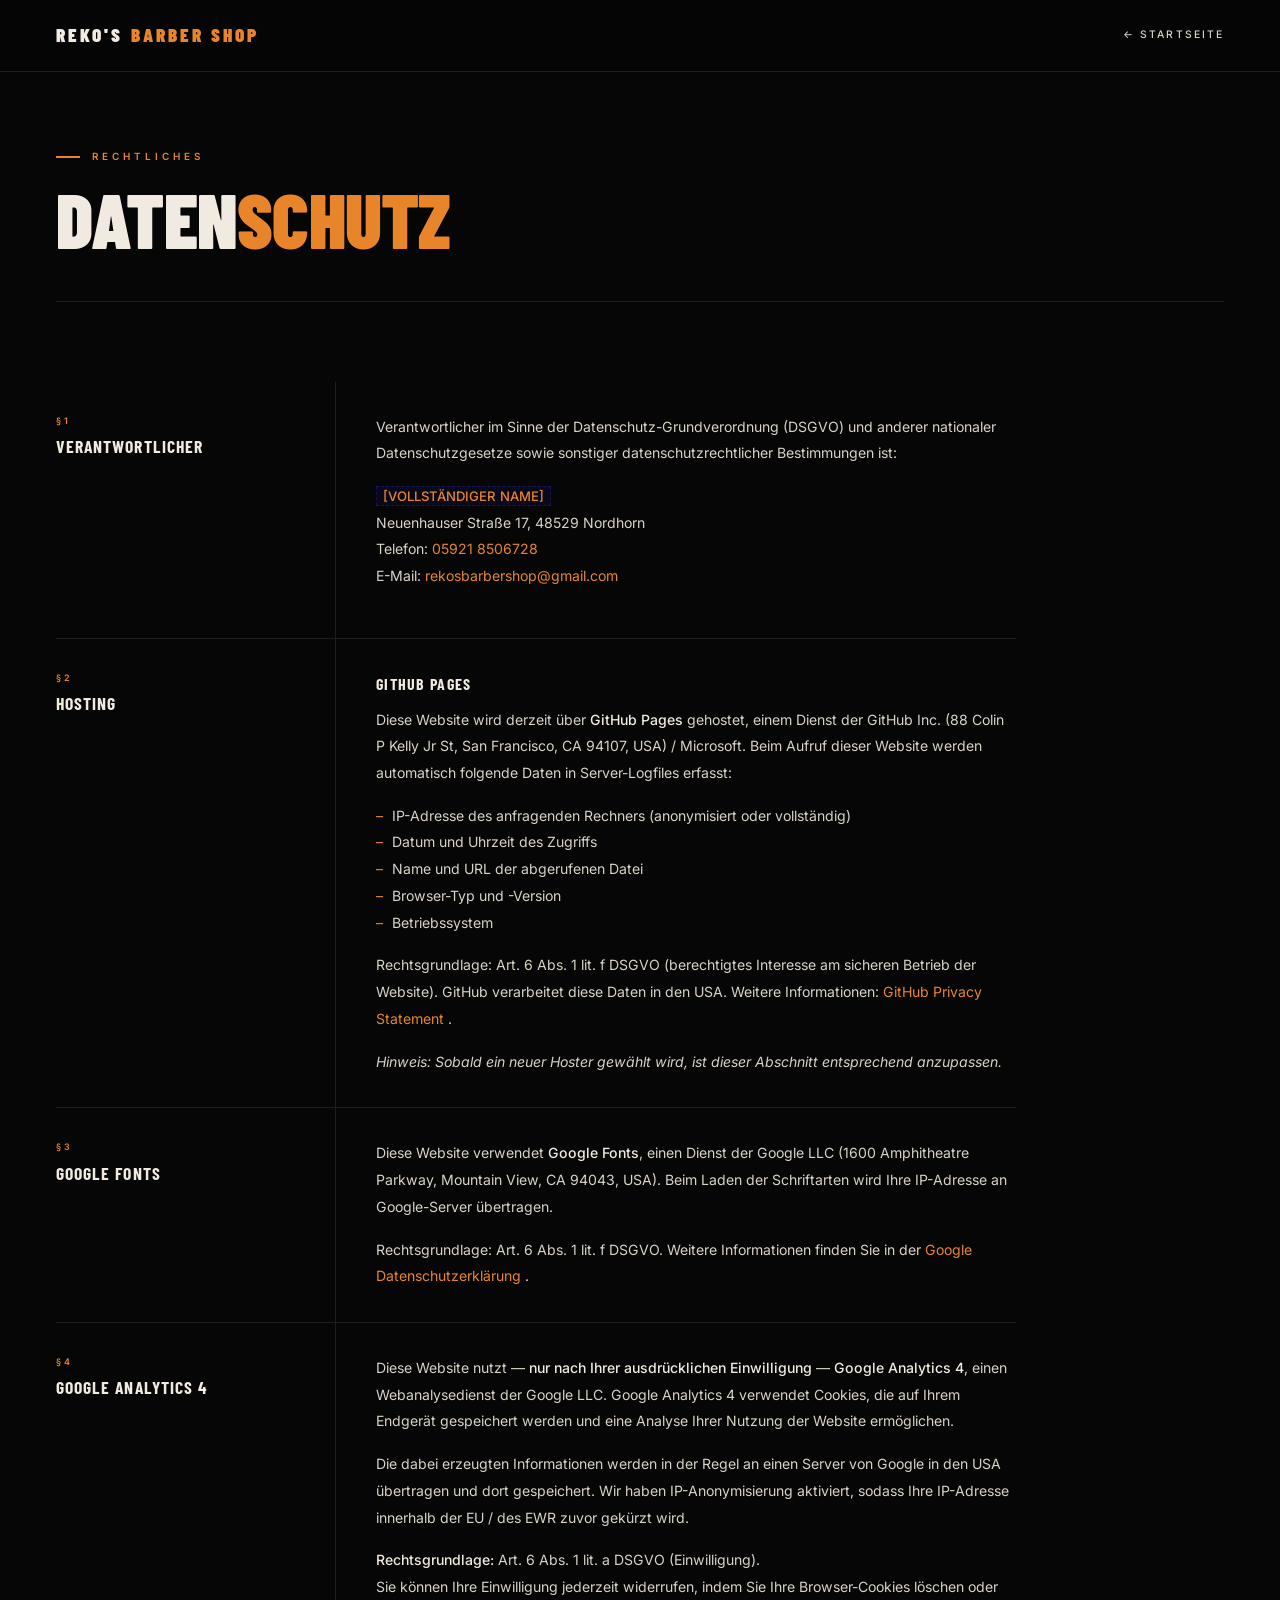
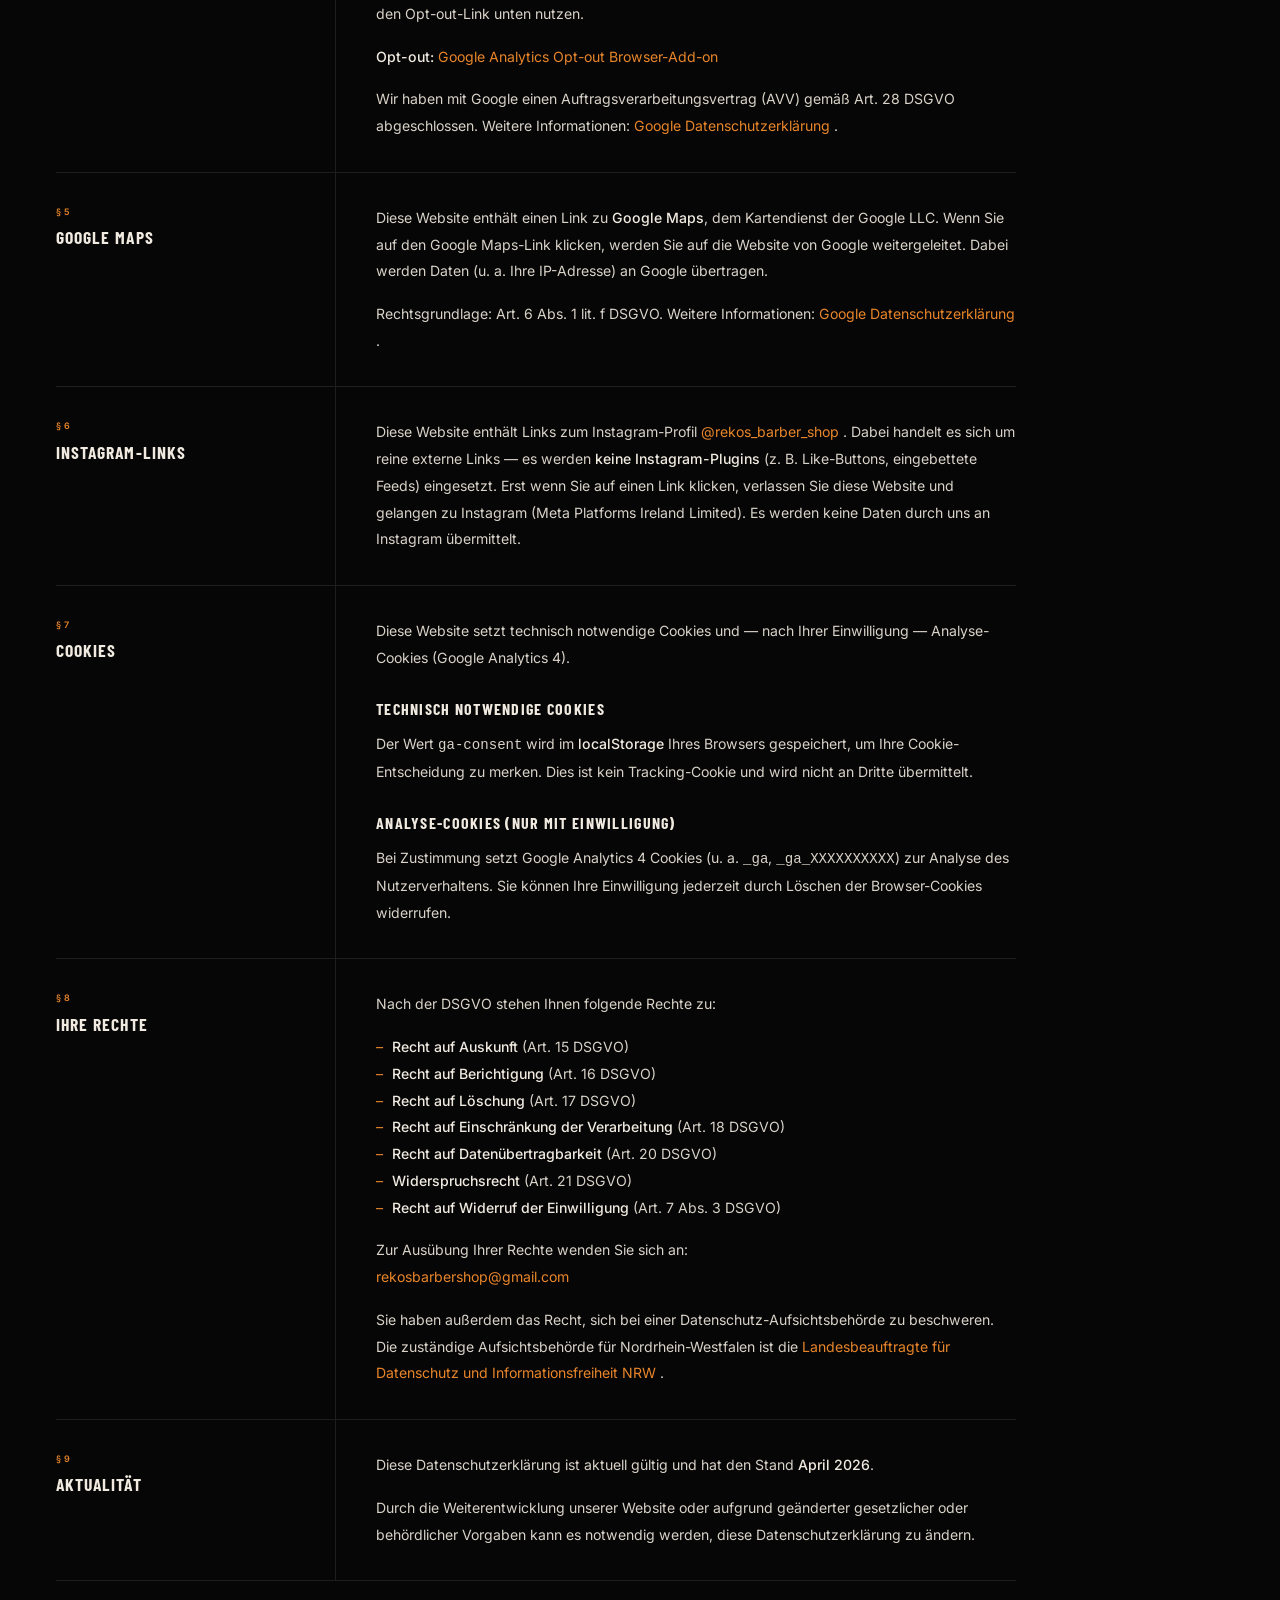
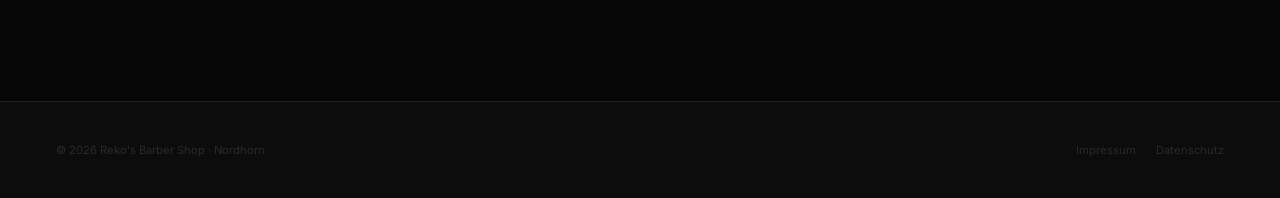
<file: datenschutz.html>
<!DOCTYPE html>
<html lang="de">
<head>
  <meta charset="UTF-8" />
  <meta name="viewport" content="width=device-width, initial-scale=1.0" />
  <title>Datenschutzerklärung — Reko's Barber Shop Nordhorn</title>
  <meta name="description" content="Datenschutzerklärung von Reko's Barber Shop, Nordhorn." />
  <meta name="robots" content="noindex, follow" />
  <link rel="canonical" href="https://rekos-barbershop.de/datenschutz.html" />

  <link rel="preconnect" href="https://fonts.googleapis.com" />
  <link rel="preconnect" href="https://fonts.gstatic.com" crossorigin />
  <link href="https://fonts.googleapis.com/css2?family=Barlow+Condensed:ital,wght@0,400;0,600;0,700;0,800;0,900;1,700;1,800&family=Inter:wght@300;400;500;600&display=swap" rel="stylesheet" />

  <style>
    :root {
      --black:      #060606;
      --deep:       #0C0C0C;
      --surface:    #111111;
      --card:       #161616;
      --border:     #1E1E1E;
      --border-2:   #2A2A2A;
      --cream:      #F0EAE0;
      --cream-2:    #D8D2C8;
      --cream-dim:  rgba(240,234,224,.18);
      --blue:       #E8852A;
      --blue-hi:    #F5A050;
      --blue-glow:  rgba(232,133,42,.22);
      --f-disp: 'Barlow Condensed', sans-serif;
      --f-body: 'Inter', -apple-system, sans-serif;
      --ease:   cubic-bezier(0.16, 1, 0.3, 1);
    }
    *, *::before, *::after { box-sizing: border-box; margin: 0; padding: 0; }
    html { font-size: 16px; }
    body {
      background: var(--black);
      color: var(--cream);
      font-family: var(--f-body);
      font-weight: 400;
      line-height: 1.6;
      overflow-x: hidden;
    }
    a { color: inherit; text-decoration: none; }
    button { font-family: inherit; cursor: pointer; border: none; background: none; }

    .wrap { width: 100%; max-width: 1440px; margin: 0 auto; padding: 0 56px; }

    /* ─── HEADER ─── */
    #hdr {
      position: fixed; top: 0; left: 0; right: 0; z-index: 500;
      padding: 0 56px; height: 72px;
      display: flex; align-items: center; justify-content: space-between;
      background: rgba(6,6,6,.92);
      backdrop-filter: blur(24px) saturate(1.2);
      border-bottom: 1px solid var(--border);
    }
    .hdr-logo {
      font-family: var(--f-disp);
      font-size: 1.2rem; font-weight: 900;
      letter-spacing: .16em; text-transform: uppercase;
    }
    .hdr-logo em { color: var(--blue); font-style: normal; }
    .hdr-back {
      font-family: var(--f-body);
      font-size: .65rem; font-weight: 500;
      letter-spacing: .2em; text-transform: uppercase;
      color: var(--cream-2);
      transition: color .25s;
      display: flex; align-items: center; gap: 8px;
    }
    .hdr-back:hover { color: var(--cream); }

    /* ─── PAGE CONTENT ─── */
    .legal-page {
      padding: 140px 0 120px;
      min-height: 100vh;
    }
    .legal-header {
      margin-bottom: 80px;
      border-bottom: 1px solid var(--border);
      padding-bottom: 48px;
    }
    .slabel {
      display: inline-flex; align-items: center; gap: 12px;
      font-family: var(--f-body);
      font-size: .62rem; font-weight: 600;
      letter-spacing: .4em; text-transform: uppercase;
      color: var(--blue);
      margin-bottom: 20px;
    }
    .slabel::before {
      content: ''; display: block;
      width: 24px; height: 2px; background: var(--blue);
    }
    .legal-h1 {
      font-family: var(--f-disp);
      font-size: clamp(2.8rem, 6vw, 7.5rem);
      font-weight: 900; text-transform: uppercase;
      letter-spacing: -.01em; line-height: .88;
      color: var(--cream);
    }
    .legal-h1 em { color: var(--blue); font-style: normal; }

    /* ─── LEGAL BLOCKS ─── */
    .legal-body {
      display: grid;
      grid-template-columns: 280px 1fr;
      gap: 0;
      max-width: 960px;
    }
    .legal-section { display: contents; }
    .legal-section-label {
      padding: 32px 40px 32px 0;
      border-bottom: 1px solid var(--border);
      border-right: 1px solid var(--border);
    }
    .lsl-num {
      font-family: var(--f-body);
      font-size: .56rem; font-weight: 600;
      letter-spacing: .3em; text-transform: uppercase;
      color: var(--blue); margin-bottom: 8px;
    }
    .lsl-title {
      font-family: var(--f-disp);
      font-size: 1.1rem; font-weight: 700;
      text-transform: uppercase; letter-spacing: .06em;
      color: var(--cream); line-height: 1.2;
    }
    .legal-section-content {
      padding: 32px 0 32px 40px;
      border-bottom: 1px solid var(--border);
    }
    .legal-section-content p,
    .legal-section-content address {
      font-size: .88rem; color: var(--cream-2);
      line-height: 1.9; font-style: normal;
      margin-bottom: 16px;
    }
    .legal-section-content p:last-child { margin-bottom: 0; }
    .legal-section-content strong { color: var(--cream); font-weight: 500; }
    .legal-section-content a { color: var(--blue); transition: opacity .2s; }
    .legal-section-content a:hover { opacity: .75; }
    .legal-section-content h3 {
      font-family: var(--f-disp);
      font-size: 1rem; font-weight: 700;
      text-transform: uppercase; letter-spacing: .08em;
      color: var(--cream); margin: 24px 0 10px;
    }
    .legal-section-content h3:first-child { margin-top: 0; }
    .legal-section-content ul {
      list-style: none; margin-bottom: 16px;
    }
    .legal-section-content ul li {
      font-size: .88rem; color: var(--cream-2);
      line-height: 1.9; padding-left: 16px; position: relative;
    }
    .legal-section-content ul li::before {
      content: '–'; position: absolute; left: 0; color: var(--blue);
    }
    .legal-section-content .placeholder {
      color: var(--blue);
      background: rgba(43,41,200,.1);
      padding: 1px 6px;
      border: 1px dashed rgba(43,41,200,.4);
      font-family: var(--f-body);
      font-size: .82rem;
    }

    /* ─── FOOTER ─── */
    footer {
      background: var(--deep);
      border-top: 1px solid var(--border);
      padding: 40px 0;
    }
    .ft-bottom {
      display: flex; justify-content: space-between;
      align-items: center; flex-wrap: wrap; gap: 12px;
    }
    .ft-copy { font-size: .7rem; color: var(--border-2); }
    .ft-legal { display: flex; gap: 20px; }
    .ft-legal a { font-size: .7rem; color: var(--border-2); transition: color .25s; }
    .ft-legal a:hover { color: var(--blue); }

    /* ─── RESPONSIVE ─── */
    @media (max-width: 768px) {
      .wrap { padding: 0 20px; }
      #hdr { padding: 0 20px; }
      .legal-page { padding: 100px 0 80px; }
      .legal-body { grid-template-columns: 1fr; }
      .legal-section-label {
        border-right: none; border-bottom: none;
        padding: 24px 0 8px;
      }
      .legal-section-content { padding: 0 0 24px; }
    }
  </style>
</head>
<body>

  <!-- ════ HEADER ════ -->
  <header id="hdr">
    <a href="index.html" class="hdr-logo" aria-label="Reko's Barber Shop">REKO'S <em>BARBER SHOP</em></a>
    <a href="index.html" class="hdr-back" aria-label="Zurück zur Startseite">← Startseite</a>
  </header>

  <!-- ════ DATENSCHUTZ ════ -->
  <main class="legal-page">
    <div class="wrap">

      <div class="legal-header">
        <div class="slabel">Rechtliches</div>
        <h1 class="legal-h1">DATEN<em>SCHUTZ</em></h1>
      </div>

      <div class="legal-body">

        <!-- §1 Verantwortlicher -->
        <div class="legal-section">
          <div class="legal-section-label">
            <div class="lsl-num">§1</div>
            <div class="lsl-title">Verantwortlicher</div>
          </div>
          <div class="legal-section-content">
            <p>
              Verantwortlicher im Sinne der Datenschutz-Grundverordnung (DSGVO) und anderer
              nationaler Datenschutzgesetze sowie sonstiger datenschutzrechtlicher Bestimmungen ist:
            </p>
            <address>
              <strong><span class="placeholder">[VOLLSTÄNDIGER NAME]</span></strong><br>
              Neuenhauser Straße 17, 48529 Nordhorn<br>
              Telefon: <a href="tel:+4959218506728">05921 8506728</a><br>
              E-Mail: <a href="mailto:rekosbarbershop@gmail.com">rekosbarbershop@gmail.com</a>
            </address>
          </div>
        </div>

        <!-- §2 Hosting -->
        <div class="legal-section">
          <div class="legal-section-label">
            <div class="lsl-num">§2</div>
            <div class="lsl-title">Hosting</div>
          </div>
          <div class="legal-section-content">
            <h3>GitHub Pages</h3>
            <p>
              Diese Website wird derzeit über <strong>GitHub Pages</strong> gehostet, einem Dienst
              der GitHub Inc. (88 Colin P Kelly Jr St, San Francisco, CA 94107, USA) / Microsoft.
              Beim Aufruf dieser Website werden automatisch folgende Daten in Server-Logfiles erfasst:
            </p>
            <ul>
              <li>IP-Adresse des anfragenden Rechners (anonymisiert oder vollständig)</li>
              <li>Datum und Uhrzeit des Zugriffs</li>
              <li>Name und URL der abgerufenen Datei</li>
              <li>Browser-Typ und -Version</li>
              <li>Betriebssystem</li>
            </ul>
            <p>
              Rechtsgrundlage: Art. 6 Abs. 1 lit. f DSGVO (berechtigtes Interesse am sicheren
              Betrieb der Website). GitHub verarbeitet diese Daten in den USA.
              Weitere Informationen: <a href="https://docs.github.com/en/site-policy/privacy-policies/github-general-privacy-statement" target="_blank" rel="noopener">
                GitHub Privacy Statement
              </a>.
            </p>
            <p>
              <em>Hinweis: Sobald ein neuer Hoster gewählt wird, ist dieser Abschnitt entsprechend
              anzupassen.</em>
            </p>
          </div>
        </div>

        <!-- §3 Google Fonts -->
        <div class="legal-section">
          <div class="legal-section-label">
            <div class="lsl-num">§3</div>
            <div class="lsl-title">Google Fonts</div>
          </div>
          <div class="legal-section-content">
            <p>
              Diese Website verwendet <strong>Google Fonts</strong>, einen Dienst der Google LLC
              (1600 Amphitheatre Parkway, Mountain View, CA 94043, USA). Beim Laden der Schriftarten
              wird Ihre IP-Adresse an Google-Server übertragen.
            </p>
            <p>
              Rechtsgrundlage: Art. 6 Abs. 1 lit. f DSGVO.
              Weitere Informationen finden Sie in der
              <a href="https://policies.google.com/privacy" target="_blank" rel="noopener">
                Google Datenschutzerklärung
              </a>.
            </p>
          </div>
        </div>

        <!-- §4 Google Analytics -->
        <div class="legal-section">
          <div class="legal-section-label">
            <div class="lsl-num">§4</div>
            <div class="lsl-title">Google Analytics 4</div>
          </div>
          <div class="legal-section-content">
            <p>
              Diese Website nutzt — <strong>nur nach Ihrer ausdrücklichen Einwilligung</strong> —
              <strong>Google Analytics 4</strong>, einen Webanalysedienst der Google LLC.
              Google Analytics 4 verwendet Cookies, die auf Ihrem Endgerät gespeichert werden
              und eine Analyse Ihrer Nutzung der Website ermöglichen.
            </p>
            <p>
              Die dabei erzeugten Informationen werden in der Regel an einen Server von Google
              in den USA übertragen und dort gespeichert. Wir haben IP-Anonymisierung aktiviert,
              sodass Ihre IP-Adresse innerhalb der EU / des EWR zuvor gekürzt wird.
            </p>
            <p>
              <strong>Rechtsgrundlage:</strong> Art. 6 Abs. 1 lit. a DSGVO (Einwilligung).<br>
              Sie können Ihre Einwilligung jederzeit widerrufen, indem Sie Ihre Browser-Cookies
              löschen oder den Opt-out-Link unten nutzen.
            </p>
            <p>
              <strong>Opt-out:</strong>
              <a href="https://tools.google.com/dlpage/gaoptout" target="_blank" rel="noopener">
                Google Analytics Opt-out Browser-Add-on
              </a>
            </p>
            <p>
              Wir haben mit Google einen Auftragsverarbeitungsvertrag (AVV) gemäß Art. 28 DSGVO
              abgeschlossen. Weitere Informationen:
              <a href="https://policies.google.com/privacy" target="_blank" rel="noopener">
                Google Datenschutzerklärung
              </a>.
            </p>
          </div>
        </div>

        <!-- §5 Google Maps -->
        <div class="legal-section">
          <div class="legal-section-label">
            <div class="lsl-num">§5</div>
            <div class="lsl-title">Google Maps</div>
          </div>
          <div class="legal-section-content">
            <p>
              Diese Website enthält einen Link zu <strong>Google Maps</strong>, dem Kartendienst
              der Google LLC. Wenn Sie auf den Google Maps-Link klicken, werden Sie auf die
              Website von Google weitergeleitet. Dabei werden Daten (u. a. Ihre IP-Adresse)
              an Google übertragen.
            </p>
            <p>
              Rechtsgrundlage: Art. 6 Abs. 1 lit. f DSGVO.
              Weitere Informationen:
              <a href="https://policies.google.com/privacy" target="_blank" rel="noopener">
                Google Datenschutzerklärung
              </a>.
            </p>
          </div>
        </div>

        <!-- §6 Instagram -->
        <div class="legal-section">
          <div class="legal-section-label">
            <div class="lsl-num">§6</div>
            <div class="lsl-title">Instagram-Links</div>
          </div>
          <div class="legal-section-content">
            <p>
              Diese Website enthält Links zum Instagram-Profil
              <a href="https://www.instagram.com/rekos_barber_shop/" target="_blank" rel="noopener">
                @rekos_barber_shop
              </a>. Dabei handelt es sich um reine externe Links —
              es werden <strong>keine Instagram-Plugins</strong> (z. B. Like-Buttons, eingebettete
              Feeds) eingesetzt. Erst wenn Sie auf einen Link klicken, verlassen Sie diese Website
              und gelangen zu Instagram (Meta Platforms Ireland Limited). Es werden keine Daten
              durch uns an Instagram übermittelt.
            </p>
          </div>
        </div>

        <!-- §7 Cookies -->
        <div class="legal-section">
          <div class="legal-section-label">
            <div class="lsl-num">§7</div>
            <div class="lsl-title">Cookies</div>
          </div>
          <div class="legal-section-content">
            <p>
              Diese Website setzt technisch notwendige Cookies und — nach Ihrer Einwilligung —
              Analyse-Cookies (Google Analytics 4).
            </p>
            <h3>Technisch notwendige Cookies</h3>
            <p>
              Der Wert <code>ga-consent</code> wird im <strong>localStorage</strong> Ihres
              Browsers gespeichert, um Ihre Cookie-Entscheidung zu merken. Dies ist kein
              Tracking-Cookie und wird nicht an Dritte übermittelt.
            </p>
            <h3>Analyse-Cookies (nur mit Einwilligung)</h3>
            <p>
              Bei Zustimmung setzt Google Analytics 4 Cookies (u. a. <code>_ga</code>,
              <code>_ga_XXXXXXXXXX</code>) zur Analyse des Nutzerverhaltens.
              Sie können Ihre Einwilligung jederzeit durch Löschen der Browser-Cookies widerrufen.
            </p>
          </div>
        </div>

        <!-- §8 Betroffenenrechte -->
        <div class="legal-section">
          <div class="legal-section-label">
            <div class="lsl-num">§8</div>
            <div class="lsl-title">Ihre Rechte</div>
          </div>
          <div class="legal-section-content">
            <p>
              Nach der DSGVO stehen Ihnen folgende Rechte zu:
            </p>
            <ul>
              <li><strong>Recht auf Auskunft</strong> (Art. 15 DSGVO)</li>
              <li><strong>Recht auf Berichtigung</strong> (Art. 16 DSGVO)</li>
              <li><strong>Recht auf Löschung</strong> (Art. 17 DSGVO)</li>
              <li><strong>Recht auf Einschränkung der Verarbeitung</strong> (Art. 18 DSGVO)</li>
              <li><strong>Recht auf Datenübertragbarkeit</strong> (Art. 20 DSGVO)</li>
              <li><strong>Widerspruchsrecht</strong> (Art. 21 DSGVO)</li>
              <li><strong>Recht auf Widerruf der Einwilligung</strong> (Art. 7 Abs. 3 DSGVO)</li>
            </ul>
            <p>
              Zur Ausübung Ihrer Rechte wenden Sie sich an:<br>
              <a href="mailto:rekosbarbershop@gmail.com">rekosbarbershop@gmail.com</a>
            </p>
            <p>
              Sie haben außerdem das Recht, sich bei einer Datenschutz-Aufsichtsbehörde zu
              beschweren. Die zuständige Aufsichtsbehörde für Nordrhein-Westfalen ist die
              <a href="https://www.ldi.nrw.de" target="_blank" rel="noopener">
                Landesbeauftragte für Datenschutz und Informationsfreiheit NRW
              </a>.
            </p>
          </div>
        </div>

        <!-- §9 Aktualisierung -->
        <div class="legal-section">
          <div class="legal-section-label">
            <div class="lsl-num">§9</div>
            <div class="lsl-title">Aktualität</div>
          </div>
          <div class="legal-section-content">
            <p>
              Diese Datenschutzerklärung ist aktuell gültig und hat den Stand
              <strong id="ds-date">April 2026</strong>.
            </p>
            <p>
              Durch die Weiterentwicklung unserer Website oder aufgrund geänderter gesetzlicher
              oder behördlicher Vorgaben kann es notwendig werden, diese Datenschutzerklärung
              zu ändern.
            </p>
          </div>
        </div>

      </div><!-- /.legal-body -->

    </div>
  </main>

  <!-- ════ FOOTER ════ -->
  <footer>
    <div class="wrap">
      <div class="ft-bottom">
        <span class="ft-copy" id="ft-copy-ds">© 2026 Reko's Barber Shop · Nordhorn</span>
        <div class="ft-legal">
          <a href="impressum.html">Impressum</a>
          <a href="datenschutz.html" aria-current="page">Datenschutz</a>
        </div>
      </div>
    </div>
  </footer>

  <script>
    const el = document.getElementById('ft-copy-ds');
    if (el) el.textContent = '© ' + new Date().getFullYear() + " Reko's Barber Shop · Nordhorn";
  </script>

</body>
</html>
</file>
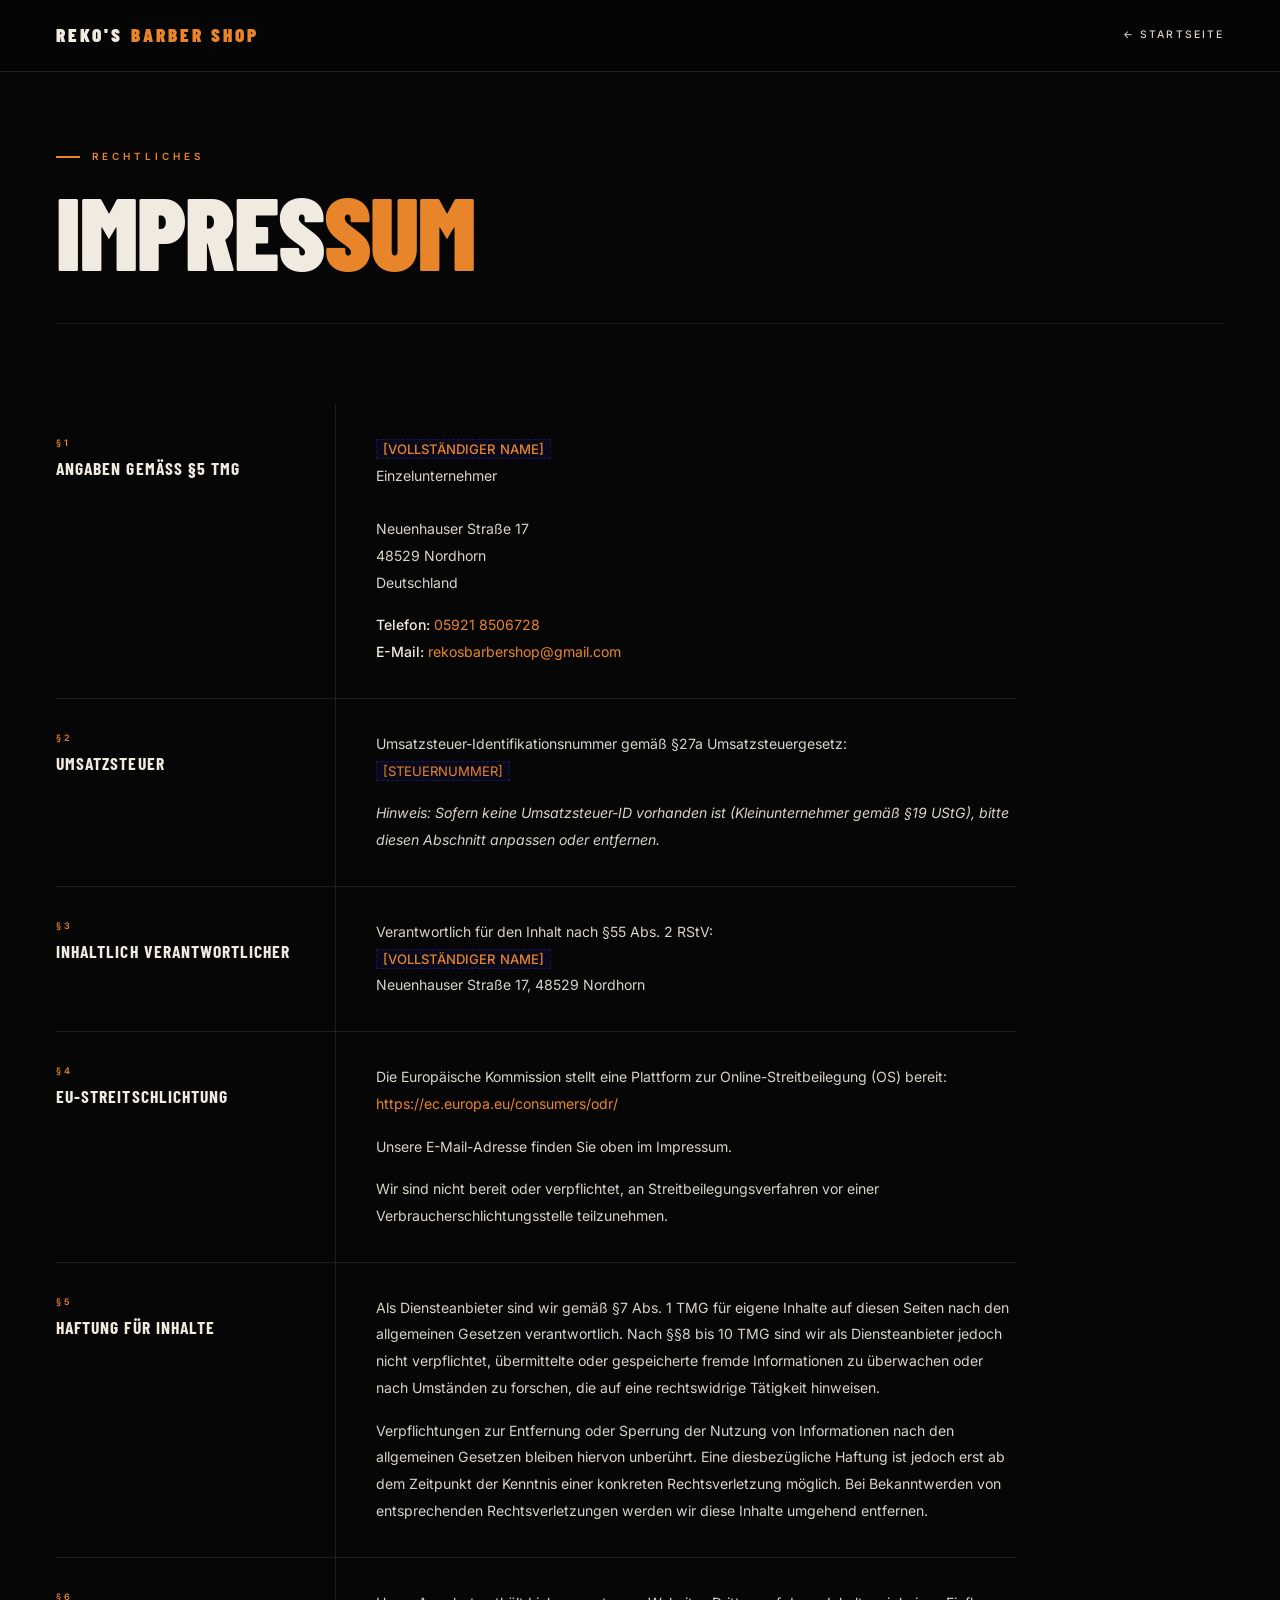
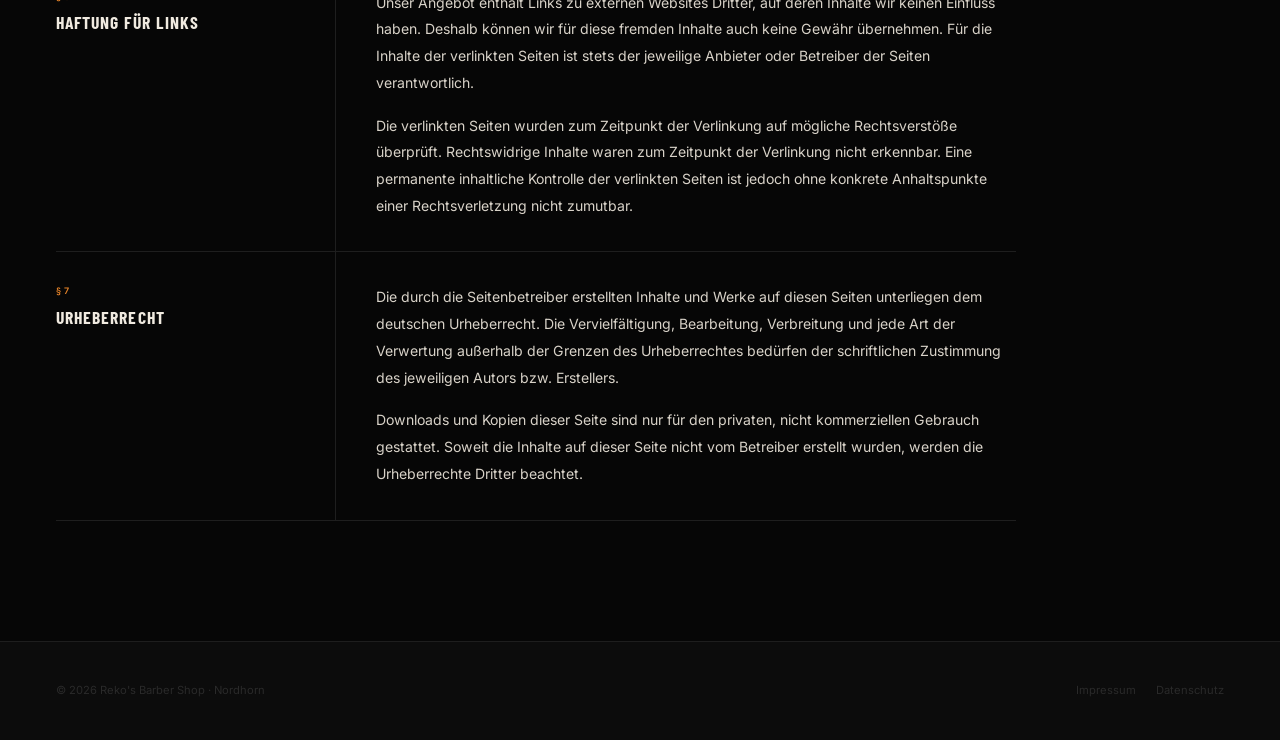
<file: impressum.html>
<!DOCTYPE html>
<html lang="de">
<head>
  <meta charset="UTF-8" />
  <meta name="viewport" content="width=device-width, initial-scale=1.0" />
  <title>Impressum — Reko's Barber Shop Nordhorn</title>
  <meta name="description" content="Impressum von Reko's Barber Shop, Neuenhauser Straße 17, 48529 Nordhorn." />
  <meta name="robots" content="noindex, follow" />
  <link rel="canonical" href="https://rekos-barbershop.de/impressum.html" />

  <link rel="preconnect" href="https://fonts.googleapis.com" />
  <link rel="preconnect" href="https://fonts.gstatic.com" crossorigin />
  <link href="https://fonts.googleapis.com/css2?family=Barlow+Condensed:ital,wght@0,400;0,600;0,700;0,800;0,900;1,700;1,800&family=Inter:wght@300;400;500;600&display=swap" rel="stylesheet" />

  <style>
    :root {
      --black:      #060606;
      --deep:       #0C0C0C;
      --surface:    #111111;
      --card:       #161616;
      --border:     #1E1E1E;
      --border-2:   #2A2A2A;
      --cream:      #F0EAE0;
      --cream-2:    #D8D2C8;
      --cream-dim:  rgba(240,234,224,.18);
      --blue:       #E8852A;
      --blue-hi:    #F5A050;
      --blue-glow:  rgba(232,133,42,.22);
      --f-disp: 'Barlow Condensed', sans-serif;
      --f-body: 'Inter', -apple-system, sans-serif;
      --ease:   cubic-bezier(0.16, 1, 0.3, 1);
    }
    *, *::before, *::after { box-sizing: border-box; margin: 0; padding: 0; }
    html { font-size: 16px; }
    body {
      background: var(--black);
      color: var(--cream);
      font-family: var(--f-body);
      font-weight: 400;
      line-height: 1.6;
      overflow-x: hidden;
    }
    a { color: inherit; text-decoration: none; }
    button { font-family: inherit; cursor: pointer; border: none; background: none; }

    .wrap { width: 100%; max-width: 1440px; margin: 0 auto; padding: 0 56px; }

    /* ─── HEADER ─── */
    #hdr {
      position: fixed; top: 0; left: 0; right: 0; z-index: 500;
      padding: 0 56px; height: 72px;
      display: flex; align-items: center; justify-content: space-between;
      background: rgba(6,6,6,.92);
      backdrop-filter: blur(24px) saturate(1.2);
      border-bottom: 1px solid var(--border);
    }
    .hdr-logo {
      font-family: var(--f-disp);
      font-size: 1.2rem; font-weight: 900;
      letter-spacing: .16em; text-transform: uppercase;
    }
    .hdr-logo em { color: var(--blue); font-style: normal; }
    .hdr-back {
      font-family: var(--f-body);
      font-size: .65rem; font-weight: 500;
      letter-spacing: .2em; text-transform: uppercase;
      color: var(--cream-2);
      transition: color .25s;
      display: flex; align-items: center; gap: 8px;
    }
    .hdr-back:hover { color: var(--cream); }

    /* ─── PAGE CONTENT ─── */
    .legal-page {
      padding: 140px 0 120px;
      min-height: 100vh;
    }
    .legal-header {
      margin-bottom: 80px;
      border-bottom: 1px solid var(--border);
      padding-bottom: 48px;
    }
    .slabel {
      display: inline-flex; align-items: center; gap: 12px;
      font-family: var(--f-body);
      font-size: .62rem; font-weight: 600;
      letter-spacing: .4em; text-transform: uppercase;
      color: var(--blue);
      margin-bottom: 20px;
    }
    .slabel::before {
      content: ''; display: block;
      width: 24px; height: 2px; background: var(--blue);
    }
    .legal-h1 {
      font-family: var(--f-disp);
      font-size: clamp(3.5rem, 8vw, 9rem);
      font-weight: 900; text-transform: uppercase;
      letter-spacing: -.01em; line-height: .88;
      color: var(--cream);
    }
    .legal-h1 em { color: var(--blue); font-style: normal; }

    /* ─── LEGAL BLOCKS ─── */
    .legal-body {
      display: grid;
      grid-template-columns: 280px 1fr;
      gap: 0;
      max-width: 960px;
    }
    .legal-section {
      display: contents;
    }
    .legal-section-label {
      padding: 32px 40px 32px 0;
      border-bottom: 1px solid var(--border);
      border-right: 1px solid var(--border);
    }
    .lsl-num {
      font-family: var(--f-body);
      font-size: .56rem; font-weight: 600;
      letter-spacing: .3em; text-transform: uppercase;
      color: var(--blue); margin-bottom: 8px;
    }
    .lsl-title {
      font-family: var(--f-disp);
      font-size: 1.1rem; font-weight: 700;
      text-transform: uppercase; letter-spacing: .06em;
      color: var(--cream); line-height: 1.2;
    }
    .legal-section-content {
      padding: 32px 0 32px 40px;
      border-bottom: 1px solid var(--border);
    }
    .legal-section-content p,
    .legal-section-content address {
      font-size: .88rem; color: var(--cream-2);
      line-height: 1.9; font-style: normal;
      margin-bottom: 16px;
    }
    .legal-section-content p:last-child,
    .legal-section-content address:last-child { margin-bottom: 0; }
    .legal-section-content strong { color: var(--cream); font-weight: 500; }
    .legal-section-content a { color: var(--blue); transition: opacity .2s; }
    .legal-section-content a:hover { opacity: .75; }
    .legal-section-content .placeholder {
      color: var(--blue);
      background: rgba(43,41,200,.1);
      padding: 1px 6px;
      border: 1px dashed rgba(43,41,200,.4);
      font-family: var(--f-body);
      font-size: .82rem;
    }

    /* ─── FOOTER ─── */
    footer {
      background: var(--deep);
      border-top: 1px solid var(--border);
      padding: 40px 0;
    }
    .ft-bottom {
      display: flex; justify-content: space-between;
      align-items: center; flex-wrap: wrap; gap: 12px;
    }
    .ft-copy { font-size: .7rem; color: var(--border-2); }
    .ft-legal { display: flex; gap: 20px; }
    .ft-legal a { font-size: .7rem; color: var(--border-2); transition: color .25s; }
    .ft-legal a:hover { color: var(--blue); }

    /* ─── RESPONSIVE ─── */
    @media (max-width: 768px) {
      .wrap { padding: 0 20px; }
      #hdr { padding: 0 20px; }
      .legal-page { padding: 100px 0 80px; }
      .legal-body { grid-template-columns: 1fr; }
      .legal-section-label {
        border-right: none;
        border-bottom: none;
        padding: 24px 0 8px;
      }
      .legal-section-content { padding: 0 0 24px; }
    }
  </style>
</head>
<body>

  <!-- ════ HEADER ════ -->
  <header id="hdr">
    <a href="index.html" class="hdr-logo" aria-label="Reko's Barber Shop">REKO'S <em>BARBER SHOP</em></a>
    <a href="index.html" class="hdr-back" aria-label="Zurück zur Startseite">← Startseite</a>
  </header>

  <!-- ════ IMPRESSUM ════ -->
  <main class="legal-page">
    <div class="wrap">

      <div class="legal-header">
        <div class="slabel">Rechtliches</div>
        <h1 class="legal-h1">IMPRES<em>SUM</em></h1>
      </div>

      <div class="legal-body">

        <!-- §1 Angaben nach TMG -->
        <div class="legal-section">
          <div class="legal-section-label">
            <div class="lsl-num">§1</div>
            <div class="lsl-title">Angaben gemäß §5 TMG</div>
          </div>
          <div class="legal-section-content">
            <address>
              <strong><span class="placeholder">[VOLLSTÄNDIGER NAME]</span></strong><br>
              Einzelunternehmer<br><br>
              Neuenhauser Straße 17<br>
              48529 Nordhorn<br>
              Deutschland
            </address>
            <p>
              <strong>Telefon:</strong>
              <a href="tel:+4959218506728">05921 8506728</a><br>
              <strong>E-Mail:</strong>
              <a href="mailto:rekosbarbershop@gmail.com">rekosbarbershop@gmail.com</a>
            </p>
          </div>
        </div>

        <!-- §2 Umsatzsteuer -->
        <div class="legal-section">
          <div class="legal-section-label">
            <div class="lsl-num">§2</div>
            <div class="lsl-title">Umsatzsteuer</div>
          </div>
          <div class="legal-section-content">
            <p>
              Umsatzsteuer-Identifikationsnummer gemäß §27a Umsatzsteuergesetz:<br>
              <span class="placeholder">[STEUERNUMMER]</span>
            </p>
            <p>
              <em>Hinweis: Sofern keine Umsatzsteuer-ID vorhanden ist (Kleinunternehmer gemäß §19 UStG),
              bitte diesen Abschnitt anpassen oder entfernen.</em>
            </p>
          </div>
        </div>

        <!-- §3 Inhaltlich Verantwortlicher -->
        <div class="legal-section">
          <div class="legal-section-label">
            <div class="lsl-num">§3</div>
            <div class="lsl-title">Inhaltlich Verantwortlicher</div>
          </div>
          <div class="legal-section-content">
            <p>
              Verantwortlich für den Inhalt nach §55 Abs. 2 RStV:<br>
              <strong><span class="placeholder">[VOLLSTÄNDIGER NAME]</span></strong><br>
              Neuenhauser Straße 17, 48529 Nordhorn
            </p>
          </div>
        </div>

        <!-- §4 Streitschlichtung -->
        <div class="legal-section">
          <div class="legal-section-label">
            <div class="lsl-num">§4</div>
            <div class="lsl-title">EU-Streitschlichtung</div>
          </div>
          <div class="legal-section-content">
            <p>
              Die Europäische Kommission stellt eine Plattform zur Online-Streitbeilegung (OS) bereit:
              <a href="https://ec.europa.eu/consumers/odr/" target="_blank" rel="noopener">
                https://ec.europa.eu/consumers/odr/
              </a>
            </p>
            <p>
              Unsere E-Mail-Adresse finden Sie oben im Impressum.
            </p>
            <p>
              Wir sind nicht bereit oder verpflichtet, an Streitbeilegungsverfahren vor einer
              Verbraucherschlichtungsstelle teilzunehmen.
            </p>
          </div>
        </div>

        <!-- §5 Haftung für Inhalte -->
        <div class="legal-section">
          <div class="legal-section-label">
            <div class="lsl-num">§5</div>
            <div class="lsl-title">Haftung für Inhalte</div>
          </div>
          <div class="legal-section-content">
            <p>
              Als Diensteanbieter sind wir gemäß §7 Abs. 1 TMG für eigene Inhalte auf diesen Seiten
              nach den allgemeinen Gesetzen verantwortlich. Nach §§8 bis 10 TMG sind wir als
              Diensteanbieter jedoch nicht verpflichtet, übermittelte oder gespeicherte fremde
              Informationen zu überwachen oder nach Umständen zu forschen, die auf eine rechtswidrige
              Tätigkeit hinweisen.
            </p>
            <p>
              Verpflichtungen zur Entfernung oder Sperrung der Nutzung von Informationen nach den
              allgemeinen Gesetzen bleiben hiervon unberührt. Eine diesbezügliche Haftung ist jedoch
              erst ab dem Zeitpunkt der Kenntnis einer konkreten Rechtsverletzung möglich.
              Bei Bekanntwerden von entsprechenden Rechtsverletzungen werden wir diese Inhalte
              umgehend entfernen.
            </p>
          </div>
        </div>

        <!-- §6 Haftung für Links -->
        <div class="legal-section">
          <div class="legal-section-label">
            <div class="lsl-num">§6</div>
            <div class="lsl-title">Haftung für Links</div>
          </div>
          <div class="legal-section-content">
            <p>
              Unser Angebot enthält Links zu externen Websites Dritter, auf deren Inhalte wir
              keinen Einfluss haben. Deshalb können wir für diese fremden Inhalte auch keine
              Gewähr übernehmen. Für die Inhalte der verlinkten Seiten ist stets der jeweilige
              Anbieter oder Betreiber der Seiten verantwortlich.
            </p>
            <p>
              Die verlinkten Seiten wurden zum Zeitpunkt der Verlinkung auf mögliche Rechtsverstöße
              überprüft. Rechtswidrige Inhalte waren zum Zeitpunkt der Verlinkung nicht erkennbar.
              Eine permanente inhaltliche Kontrolle der verlinkten Seiten ist jedoch ohne konkrete
              Anhaltspunkte einer Rechtsverletzung nicht zumutbar.
            </p>
          </div>
        </div>

        <!-- §7 Urheberrecht -->
        <div class="legal-section">
          <div class="legal-section-label">
            <div class="lsl-num">§7</div>
            <div class="lsl-title">Urheberrecht</div>
          </div>
          <div class="legal-section-content">
            <p>
              Die durch die Seitenbetreiber erstellten Inhalte und Werke auf diesen Seiten
              unterliegen dem deutschen Urheberrecht. Die Vervielfältigung, Bearbeitung, Verbreitung
              und jede Art der Verwertung außerhalb der Grenzen des Urheberrechtes bedürfen der
              schriftlichen Zustimmung des jeweiligen Autors bzw. Erstellers.
            </p>
            <p>
              Downloads und Kopien dieser Seite sind nur für den privaten, nicht kommerziellen
              Gebrauch gestattet. Soweit die Inhalte auf dieser Seite nicht vom Betreiber erstellt
              wurden, werden die Urheberrechte Dritter beachtet.
            </p>
          </div>
        </div>

      </div><!-- /.legal-body -->

    </div>
  </main>

  <!-- ════ FOOTER ════ -->
  <footer>
    <div class="wrap">
      <div class="ft-bottom">
        <span class="ft-copy" id="ft-copy-impressum">© 2026 Reko's Barber Shop · Nordhorn</span>
        <div class="ft-legal">
          <a href="impressum.html" aria-current="page">Impressum</a>
          <a href="datenschutz.html">Datenschutz</a>
        </div>
      </div>
    </div>
  </footer>

  <script>
    // Dynamic copyright year
    const el = document.getElementById('ft-copy-impressum');
    if (el) el.textContent = '© ' + new Date().getFullYear() + " Reko's Barber Shop · Nordhorn";
  </script>

</body>
</html>
</file>
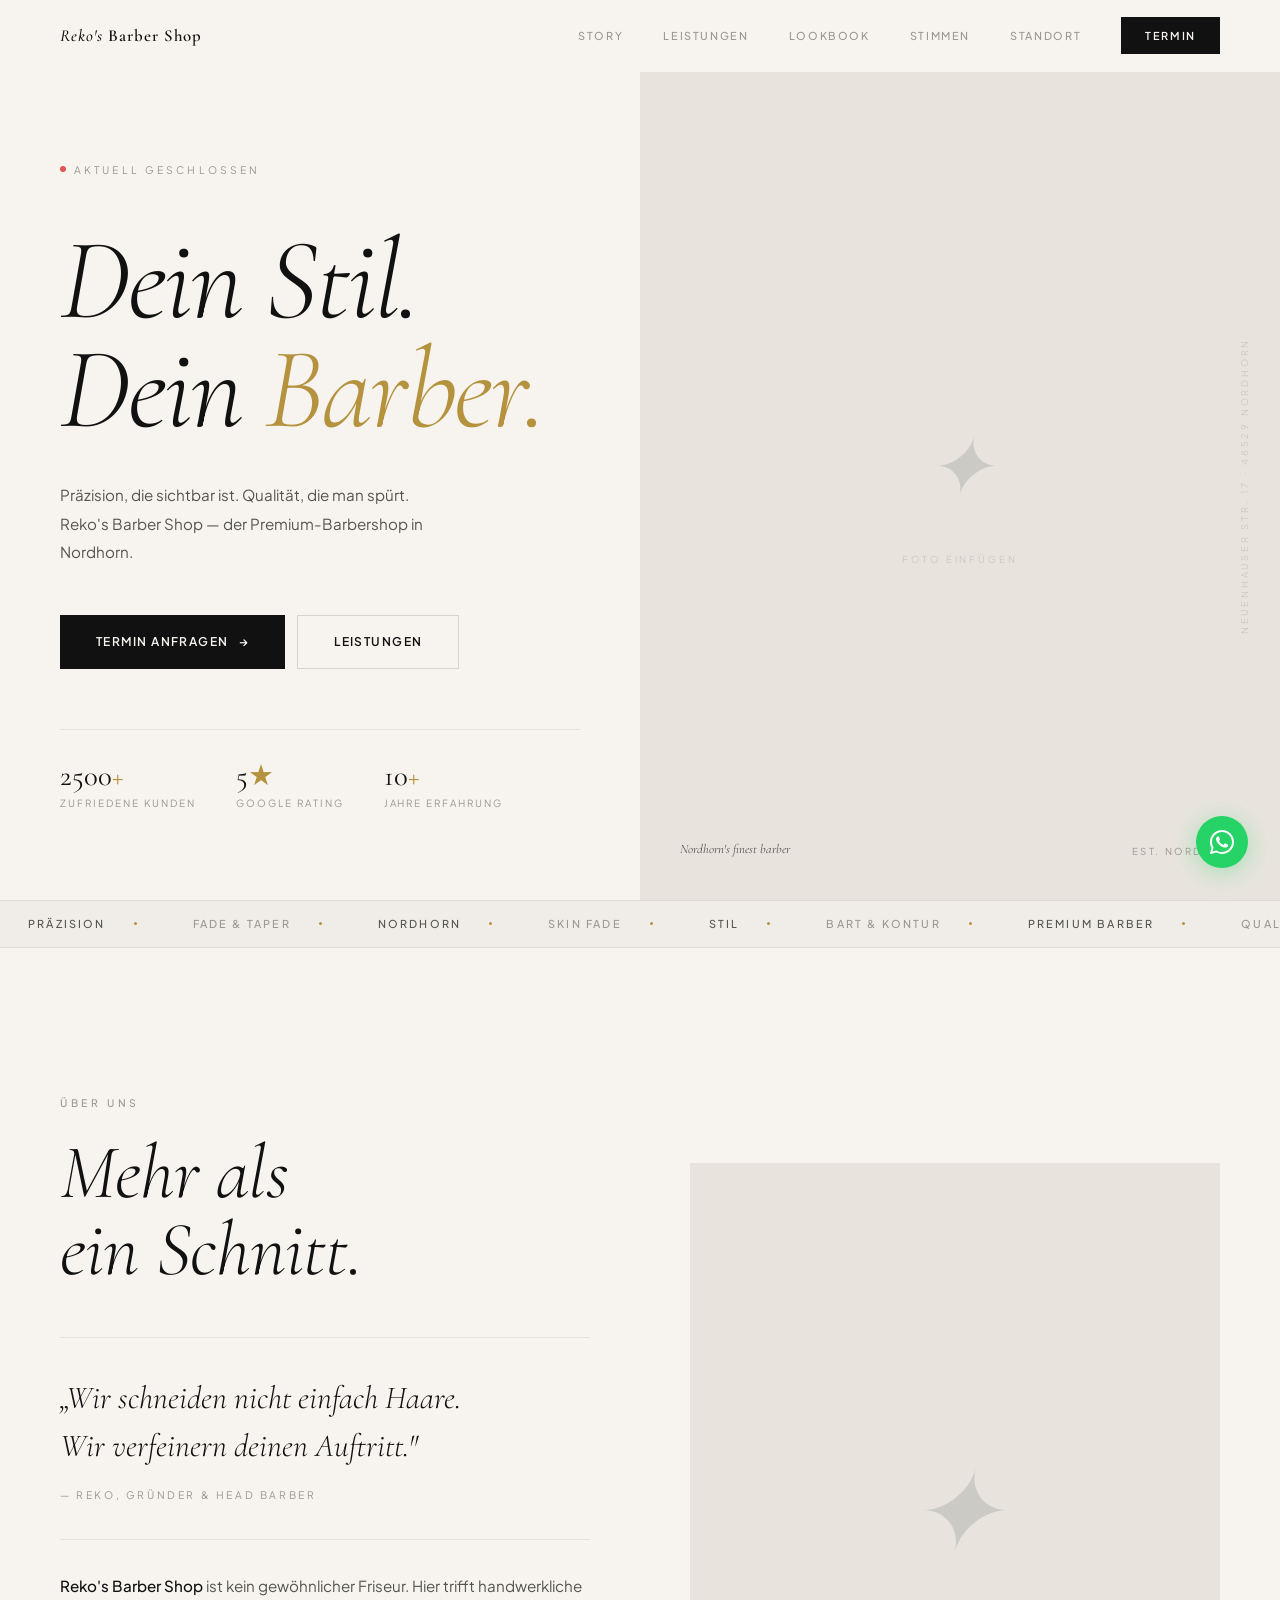
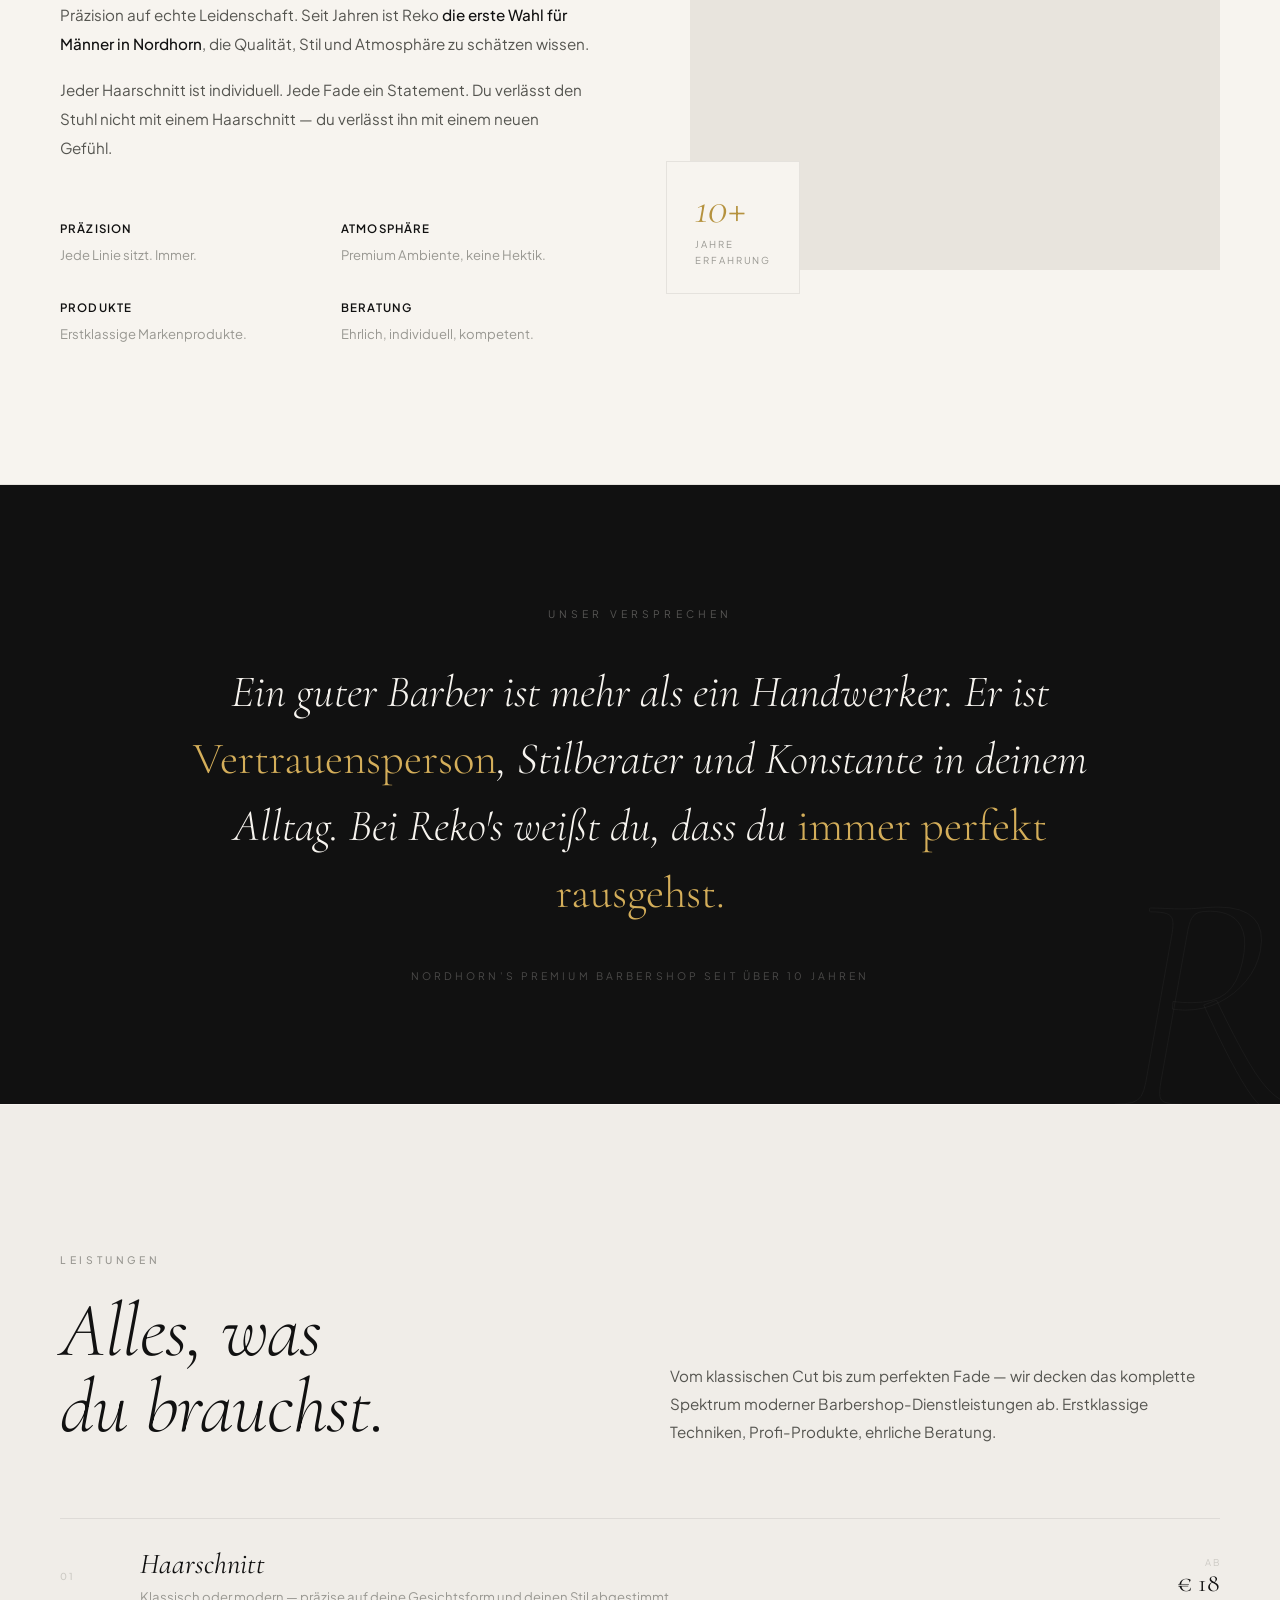
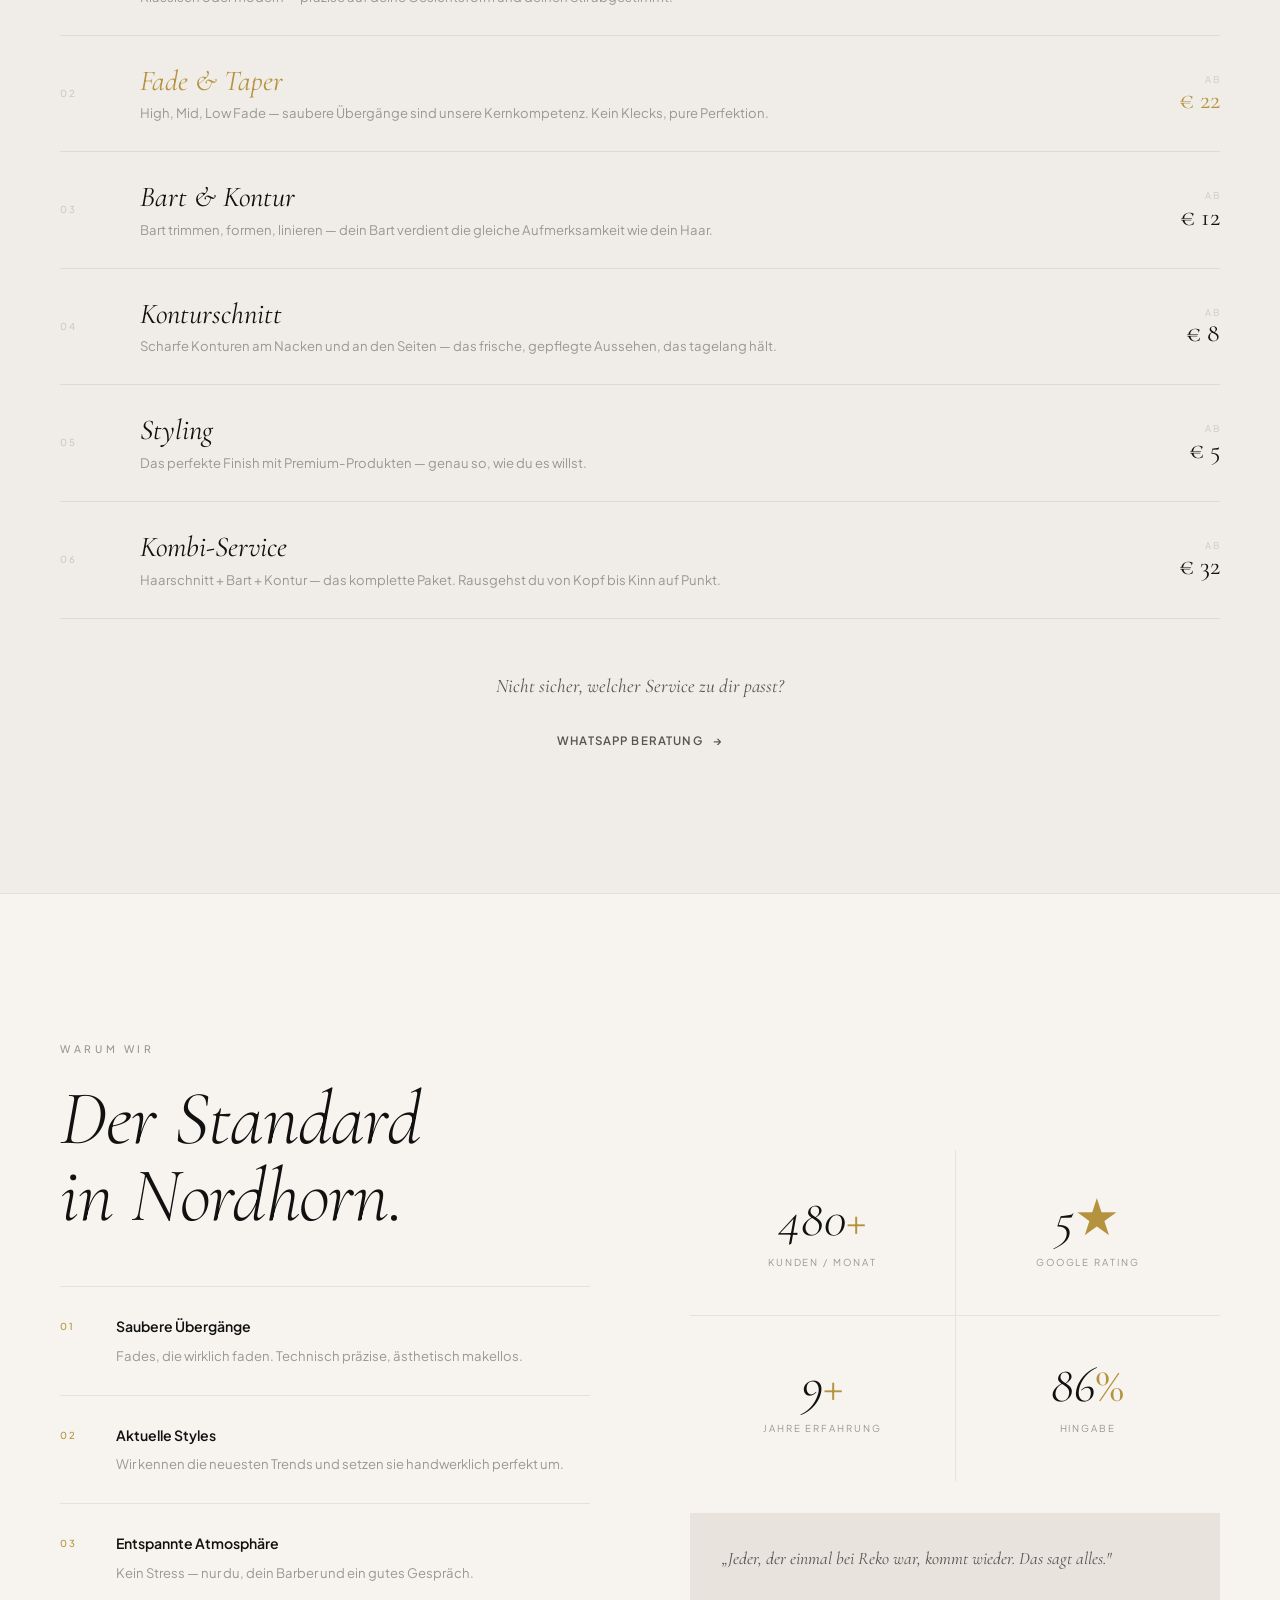
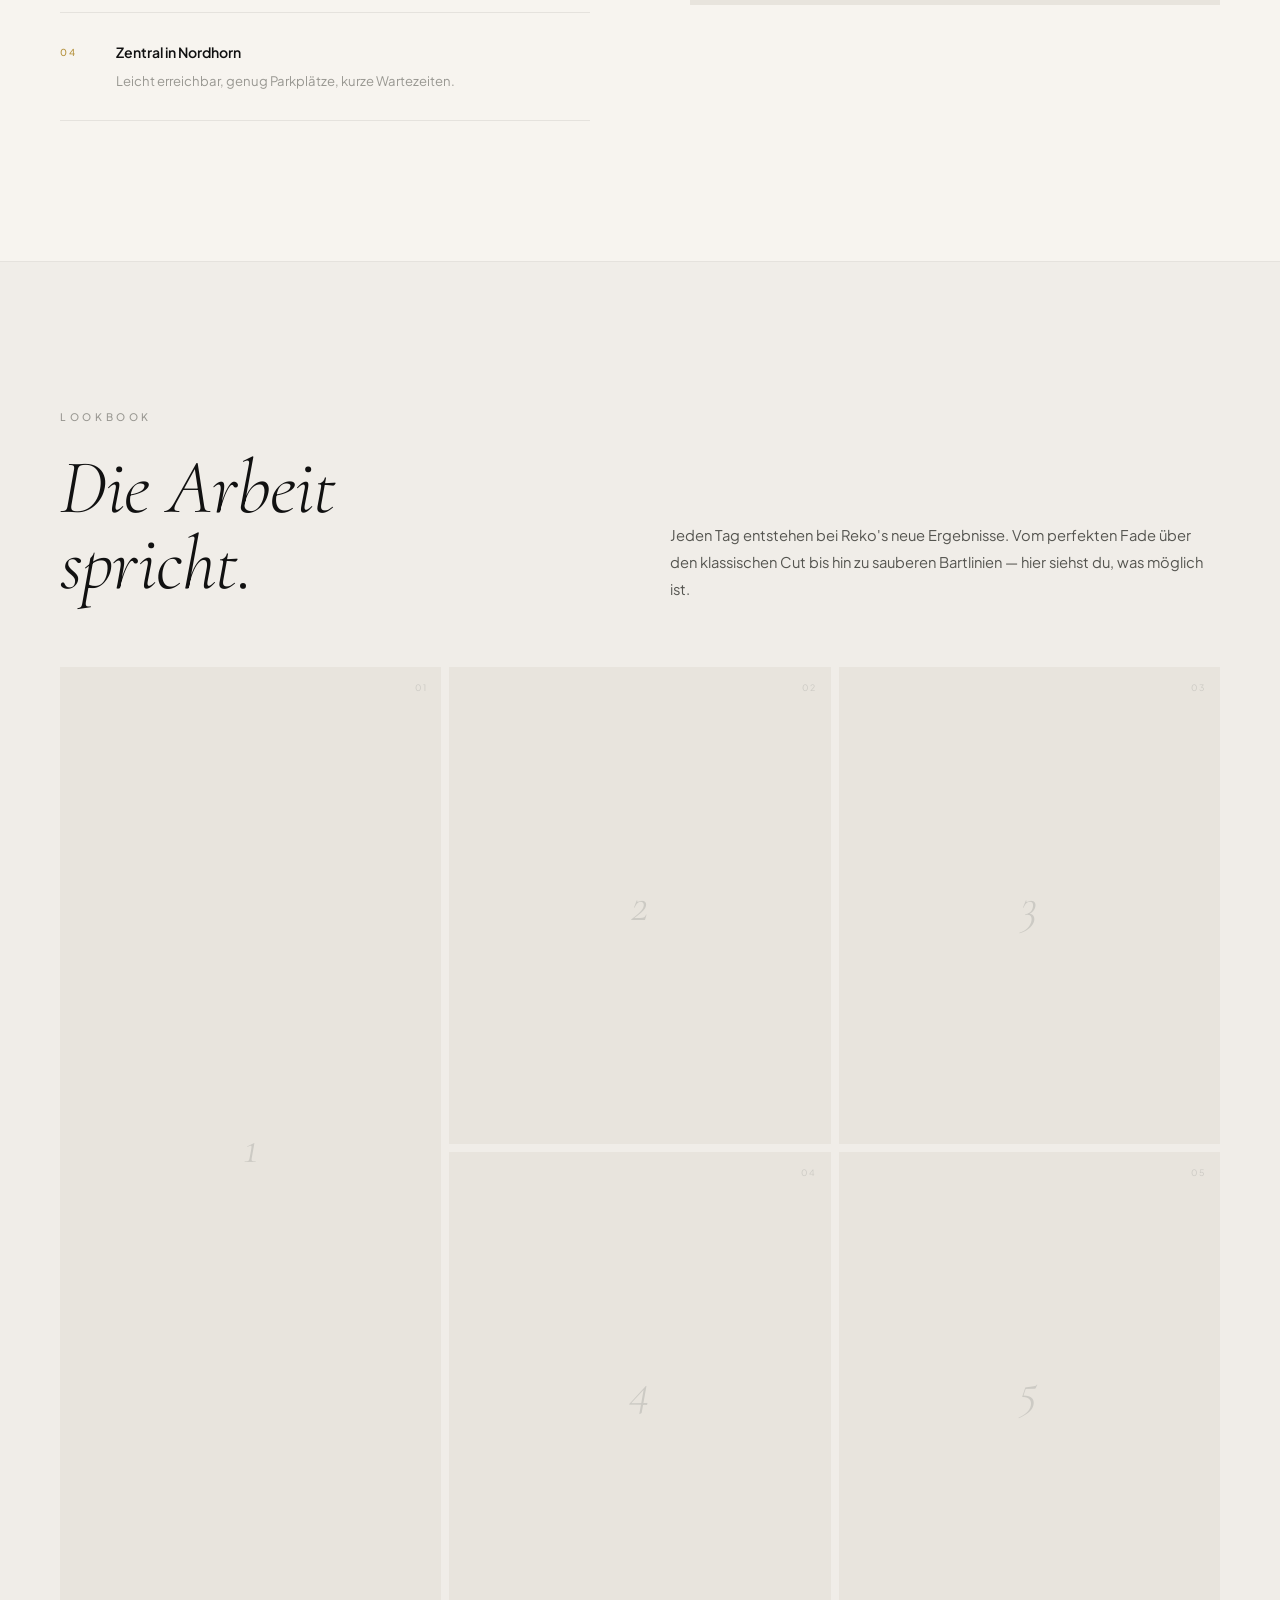
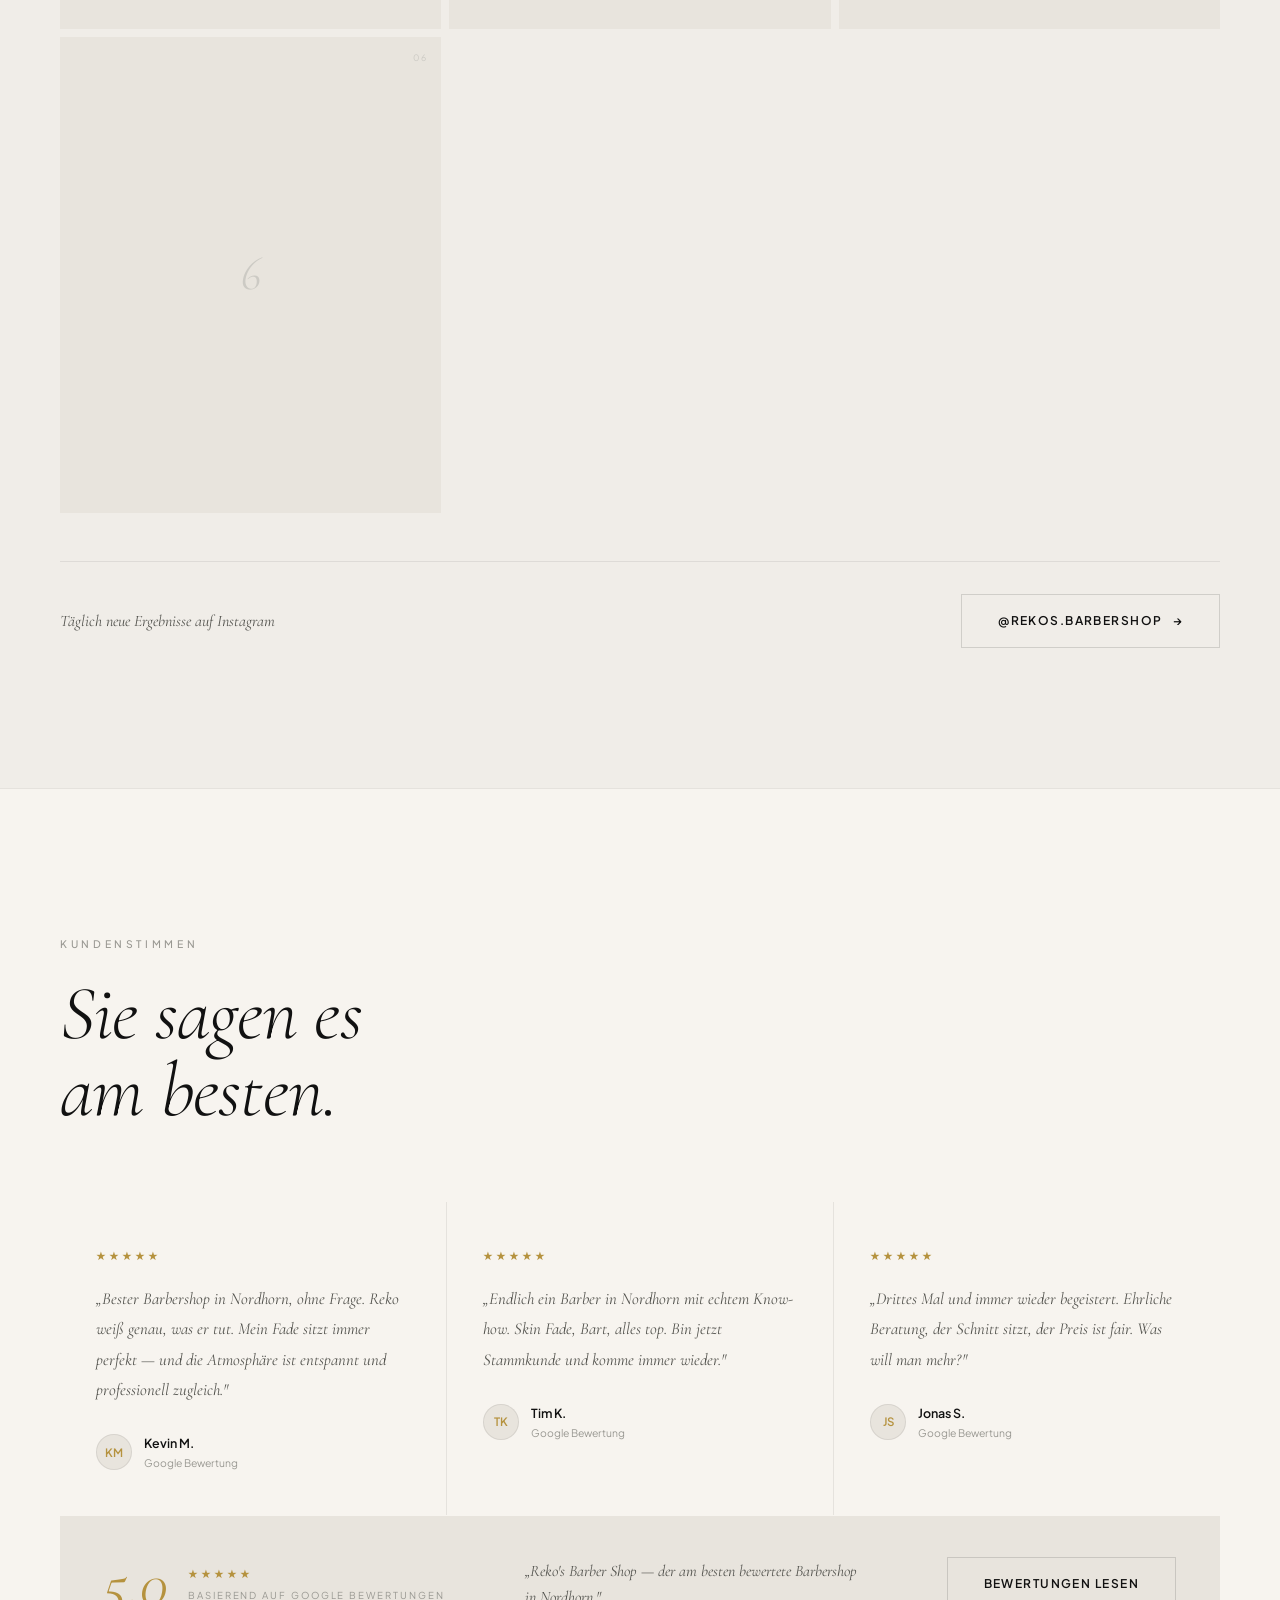
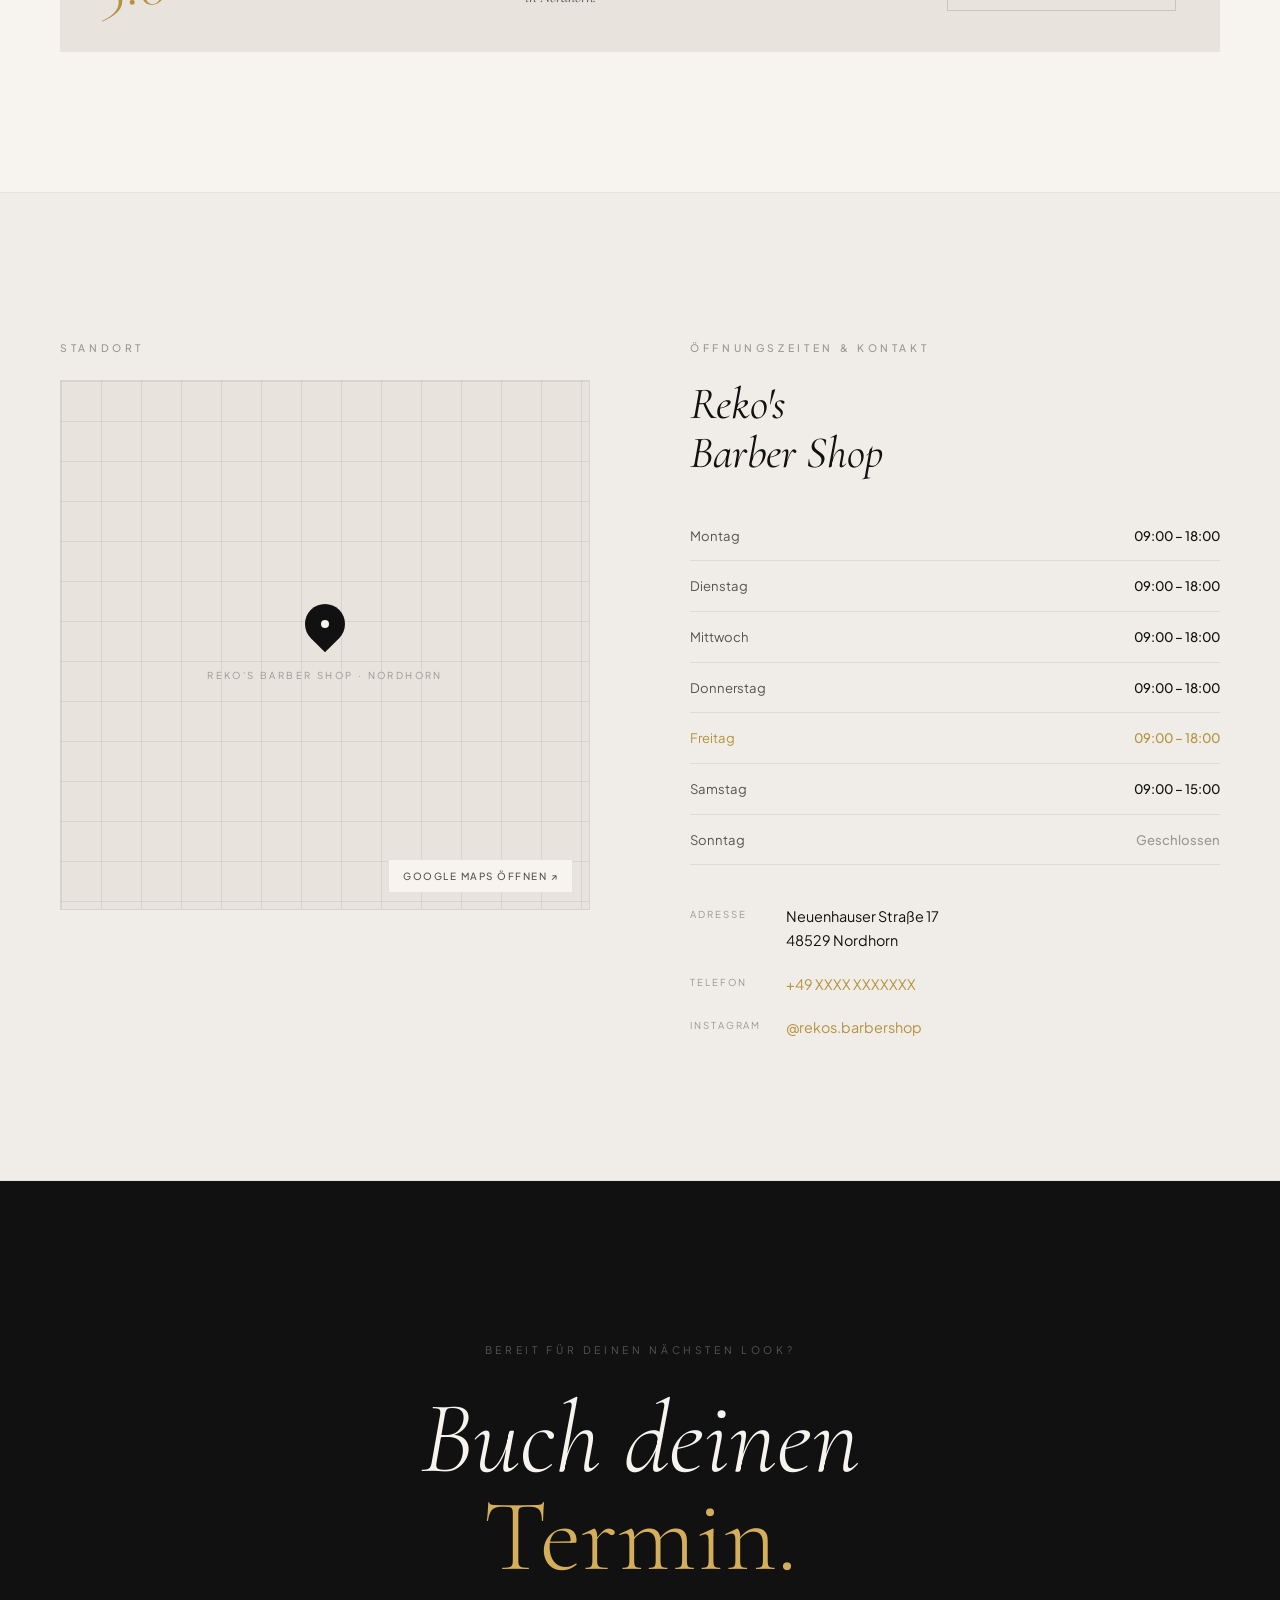
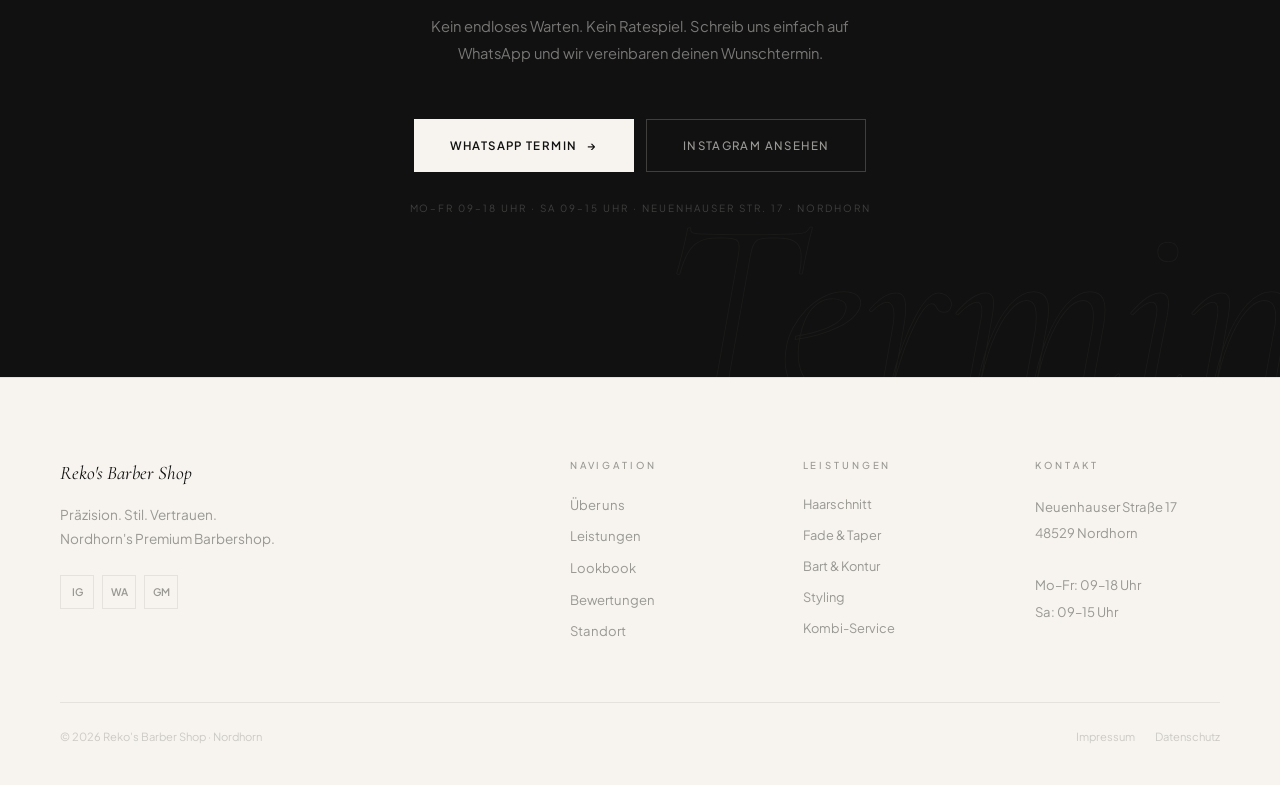
<file: _archive/index-minimal-modern.html>
<!DOCTYPE html>
<html lang="de">
<head>
  <meta charset="UTF-8" />
  <meta name="viewport" content="width=device-width, initial-scale=1.0" />

  <title>Reko's Barber Shop – Premium Barbershop Nordhorn</title>
  <meta name="description" content="Reko's Barber Shop Nordhorn – Fade, Haarschnitt, Bart & Konturen. Neuenhauser Straße 17, 48529 Nordhorn. Der Barbershop in Nordhorn." />
  <meta name="keywords" content="Barber Shop Nordhorn, Friseur Nordhorn, Herrenfriseur Nordhorn, Fade Nordhorn, Bart trimmen Nordhorn, Haarschnitt Nordhorn" />
  <link rel="canonical" href="https://rekos-barbershop.de/" />
  <meta property="og:title" content="Reko's Barber Shop – Premium Barbershop Nordhorn" />
  <meta property="og:description" content="Präzision. Stil. Vertrauen. Dein Premium Barber in Nordhorn." />
  <meta property="og:type" content="website" />
  <meta property="og:locale" content="de_DE" />
  <meta property="og:image" content="https://rekos-barbershop.de/assets/images/og-image.jpg" />
  <meta property="og:url" content="https://rekos-barbershop.de/" />
  <meta name="twitter:card" content="summary_large_image" />

  <!-- Structured Data -->
  <script type="application/ld+json">
  {
    "@context": "https://schema.org",
    "@type": "HairSalon",
    "name": "Reko's Barber Shop",
    "description": "Premium Barbershop in Nordhorn. Fade, Taper, Haarschnitt, Bart & Konturen.",
    "url": "https://rekos-barbershop.de",
    "telephone": "+49-XXXX-XXXXXXX",
    "address": {
      "@type": "PostalAddress",
      "streetAddress": "Neuenhauser Straße 17",
      "addressLocality": "Nordhorn",
      "postalCode": "48529",
      "addressCountry": "DE"
    },
    "openingHoursSpecification": [
      { "@type": "OpeningHoursSpecification", "dayOfWeek": ["Monday","Tuesday","Wednesday","Thursday","Friday"], "opens": "09:00", "closes": "18:00" },
      { "@type": "OpeningHoursSpecification", "dayOfWeek": "Saturday", "opens": "09:00", "closes": "15:00" }
    ],
    "sameAs": ["https://www.instagram.com/rekos.barbershop/"],
    "image": "https://rekos-barbershop.de/assets/images/og-image.jpg",
    "priceRange": "€–€€"
  }
  </script>

  <!-- Fonts: Cormorant Garamond (display serif) + Plus Jakarta Sans (UI) -->
  <link rel="preconnect" href="https://fonts.googleapis.com" />
  <link rel="preconnect" href="https://fonts.gstatic.com" crossorigin />
  <link href="https://fonts.googleapis.com/css2?family=Cormorant+Garamond:ital,wght@0,300;0,400;0,500;0,600;1,300;1,400;1,500&family=Plus+Jakarta+Sans:wght@300;400;500;600&display=swap" rel="stylesheet" />

  <style>
    /* ══════════════════════════════════════════════
       DESIGN SYSTEM — MINIMAL PREMIUM MODERN
       Direction: Apple × Premium Barber
       Palette: Warm Off-White / Near-Black / Muted Gold
    ══════════════════════════════════════════════ */
    :root {
      /* Colors */
      --bg:          #F7F4EF;   /* warm off-white */
      --bg-2:        #F0EDE8;   /* slightly darker */
      --bg-3:        #E8E4DD;   /* card surface */
      --ink:         #111111;   /* near black */
      --ink-2:       #555550;   /* medium text */
      --ink-3:       #999892;   /* light text */
      --ink-4:       #CCCAC4;   /* very light */
      --gold:        #B5923E;   /* muted gold */
      --gold-hi:     #D4AE5A;   /* lighter gold */
      --gold-subtle: rgba(181,146,62,.08);
      --border:      rgba(17,17,17,.08);
      --border-2:    rgba(17,17,17,.14);
      --white:       #FFFFFF;
      --black:       #0A0A0A;

      /* Typography */
      --f-disp: 'Cormorant Garamond', Georgia, serif;
      --f-body: 'Plus Jakarta Sans', -apple-system, sans-serif;

      /* Motion */
      --ease:    cubic-bezier(0.16, 1, 0.3, 1);
      --ease-in: cubic-bezier(0.7, 0, 0.84, 0);
    }

    /* ─── RESET ─── */
    *, *::before, *::after { box-sizing: border-box; margin: 0; padding: 0; }
    html { scroll-behavior: smooth; font-size: 16px; }
    body {
      background: var(--bg);
      color: var(--ink);
      font-family: var(--f-body);
      font-weight: 400;
      line-height: 1.65;
      overflow-x: hidden;
    }
    img { max-width: 100%; height: auto; display: block; }
    a   { color: inherit; text-decoration: none; }
    button { font-family: inherit; cursor: pointer; border: none; background: none; }
    ul  { list-style: none; }

    /* ─── LAYOUT ─── */
    .wrap {
      width: 100%; max-width: 1360px;
      margin: 0 auto; padding: 0 60px;
    }
    .gold { color: var(--gold); }

    /* ─── SECTION LABEL ─── */
    .slabel {
      display: inline-block;
      font-family: var(--f-body);
      font-size: .65rem; font-weight: 500;
      letter-spacing: .35em; text-transform: uppercase;
      color: var(--ink-3);
      margin-bottom: 24px;
    }

    /* ─── HEADINGS ─── */
    .h-xl {
      font-family: var(--f-disp);
      font-size: clamp(3.5rem, 9vw, 9rem);
      font-weight: 300; font-style: italic;
      letter-spacing: -.02em; line-height: .95;
      color: var(--ink);
    }
    .h-lg {
      font-family: var(--f-disp);
      font-size: clamp(2.5rem, 6vw, 6rem);
      font-weight: 300; font-style: italic;
      letter-spacing: -.01em; line-height: 1;
    }
    .h-md {
      font-family: var(--f-disp);
      font-size: clamp(1.8rem, 3.5vw, 3.5rem);
      font-weight: 400; font-style: italic;
      line-height: 1.1;
    }
    .h-micro {
      font-family: var(--f-body);
      font-size: .8rem; font-weight: 400;
      color: var(--ink-3);
    }
    .upright { font-style: normal; font-weight: 500; }

    /* ─── DIVIDER ─── */
    .div-line {
      height: 1px;
      background: var(--border);
    }

    /* ─── BUTTONS ─── */
    .btn {
      display: inline-flex; align-items: center; gap: 10px;
      font-family: var(--f-body);
      font-size: .75rem; font-weight: 600;
      letter-spacing: .12em; text-transform: uppercase;
      padding: 16px 36px;
      border-radius: 0;
      transition: background .3s var(--ease), color .3s, border-color .3s, transform .3s var(--ease);
      position: relative;
    }
    .btn-dark {
      background: var(--ink);
      color: var(--bg);
    }
    .btn-dark:hover { background: var(--black); transform: translateY(-1px); }
    .btn-dark .arrow { transition: transform .3s var(--ease); }
    .btn-dark:hover .arrow { transform: translateX(4px); }

    .btn-outline {
      background: transparent;
      color: var(--ink);
      border: 1px solid var(--border-2);
    }
    .btn-outline:hover { border-color: var(--ink); }

    .btn-text {
      background: transparent; color: var(--ink-2);
      padding: 0; letter-spacing: .1em; font-size: .72rem;
    }
    .btn-text .arrow { transition: transform .3s var(--ease); }
    .btn-text:hover { color: var(--ink); }
    .btn-text:hover .arrow { transform: translateX(4px); }

    /* ─── SCROLL REVEAL ─── */
    [data-reveal] {
      opacity: 0;
      transition: opacity .8s var(--ease), transform .8s var(--ease);
    }
    [data-reveal="up"]    { transform: translateY(24px); }
    [data-reveal="left"]  { transform: translateX(-24px); }
    [data-reveal="right"] { transform: translateX(24px); }
    [data-reveal="scale"] { transform: scale(.98); }
    [data-reveal].in      { opacity: 1; transform: none; }
    .d1 { transition-delay: .1s; }
    .d2 { transition-delay: .2s; }
    .d3 { transition-delay: .3s; }
    .d4 { transition-delay: .4s; }

    /* ══════════════════════════════════════════════
       HEADER
    ══════════════════════════════════════════════ */
    #hdr {
      position: fixed; top: 0; left: 0; right: 0;
      z-index: 500;
      padding: 0 60px;
      height: 72px;
      display: flex; align-items: center; justify-content: space-between;
      transition: background .4s var(--ease), border-color .4s, height .4s var(--ease);
      border-bottom: 1px solid transparent;
    }
    #hdr.scrolled {
      background: rgba(247,244,239,.92);
      backdrop-filter: blur(20px) saturate(1.8);
      -webkit-backdrop-filter: blur(20px) saturate(1.8);
      border-bottom-color: var(--border);
      height: 60px;
    }

    .hdr-logo {
      font-family: var(--f-disp);
      font-size: 1.05rem; font-weight: 500;
      letter-spacing: .06em;
      font-style: italic;
    }
    .hdr-logo strong { font-style: normal; font-weight: 600; }

    .hdr-nav { display: flex; gap: 40px; align-items: center; }
    .hdr-nav a {
      font-family: var(--f-body);
      font-size: .68rem; font-weight: 500;
      letter-spacing: .15em; text-transform: uppercase;
      color: var(--ink-3);
      transition: color .25s;
      position: relative;
    }
    .hdr-nav a::after {
      content: '';
      position: absolute; bottom: -2px; left: 0;
      width: 0; height: 1px;
      background: var(--ink);
      transition: width .3s var(--ease);
    }
    .hdr-nav a:hover { color: var(--ink); }
    .hdr-nav a:hover::after { width: 100%; }

    .hdr-cta {
      font-size: .68rem !important; font-weight: 600 !important;
      letter-spacing: .15em !important; text-transform: uppercase !important;
      color: var(--bg) !important;
      background: var(--ink);
      padding: 10px 24px;
      transition: background .3s !important;
    }
    .hdr-cta:hover { background: var(--black) !important; color: var(--bg) !important; }
    .hdr-cta::after { display: none !important; }

    /* Hamburger */
    .hdr-ham {
      display: none; flex-direction: column; gap: 5px;
      padding: 4px;
    }
    .hdr-ham span {
      display: block; width: 20px; height: 1px;
      background: var(--ink);
      transition: all .3s var(--ease);
    }
    .hdr-ham.open span:nth-child(1) { transform: rotate(45deg) translate(4px,4px); }
    .hdr-ham.open span:nth-child(2) { opacity: 0; }
    .hdr-ham.open span:nth-child(3) { transform: rotate(-45deg) translate(4px,-4px); }

    /* Mobile nav */
    #mob-nav {
      position: fixed; inset: 0;
      background: var(--bg);
      z-index: 490;
      display: flex; flex-direction: column;
      align-items: flex-start; justify-content: center;
      padding: 60px;
      opacity: 0; visibility: hidden;
      transition: opacity .4s var(--ease), visibility .4s;
    }
    #mob-nav.open { opacity: 1; visibility: visible; }
    #mob-nav a {
      font-family: var(--f-disp);
      font-size: clamp(2.5rem, 8vw, 4rem);
      font-weight: 300; font-style: italic;
      color: var(--ink-3);
      transition: color .2s;
      line-height: 1.25;
    }
    #mob-nav a:hover { color: var(--ink); }
    .mob-nav-sub {
      margin-top: 40px;
      font-size: .65rem; letter-spacing: .3em;
      text-transform: uppercase; color: var(--ink-4);
    }

    /* ══════════════════════════════════════════════
       §1 HERO
    ══════════════════════════════════════════════ */
    #hero {
      min-height: 100svh;
      padding-top: 72px;
      display: grid;
      grid-template-columns: 1fr 1fr;
      background: var(--bg);
      position: relative; overflow: hidden;
    }

    /* Left: content */
    .hero-left {
      display: flex; flex-direction: column;
      justify-content: center;
      padding: 80px 60px 80px 60px;
      position: relative; z-index: 2;
    }

    .hero-status {
      display: inline-flex; align-items: center; gap: 8px;
      margin-bottom: 48px;
    }
    .hero-status-dot {
      width: 6px; height: 6px; border-radius: 50%;
      background: #3d9e5f;
      box-shadow: 0 0 0 0 rgba(61,158,95,.35);
      animation: statusPing 2s infinite;
    }
    @keyframes statusPing {
      0%,100% { box-shadow: 0 0 0 0 rgba(61,158,95,.35); }
      50%      { box-shadow: 0 0 0 7px rgba(61,158,95,0); }
    }
    .hero-status-text {
      font-size: .65rem; letter-spacing: .3em; text-transform: uppercase;
      color: var(--ink-3);
    }

    .hero-h1 { margin-bottom: 36px; }
    .hero-h1 em { color: var(--gold); }

    .hero-copy {
      font-size: .95rem; line-height: 1.9;
      color: var(--ink-2); max-width: 380px;
      margin-bottom: 48px;
    }

    .hero-ctas { display: flex; gap: 12px; flex-wrap: wrap; }

    .hero-detail {
      margin-top: 60px;
      padding-top: 32px;
      border-top: 1px solid var(--border);
      display: flex; gap: 40px;
    }
    .hero-det-item {}
    .hero-det-n {
      font-family: var(--f-disp);
      font-size: 1.8rem; font-weight: 400;
      line-height: 1; color: var(--ink);
    }
    .hero-det-n em { color: var(--gold); font-style: normal; }
    .hero-det-l {
      font-size: .62rem; letter-spacing: .2em;
      text-transform: uppercase; color: var(--ink-3);
      margin-top: 4px;
    }

    /* Right: visual */
    .hero-right {
      position: relative;
      background: var(--bg-3);
      overflow: hidden;
    }
    .hero-img-wrap {
      position: absolute; inset: 0;
      display: flex; align-items: center; justify-content: center;
    }
    /* Image placeholder content */
    .hero-img-ph {
      text-align: center;
    }
    .hero-img-ph-icon {
      font-family: var(--f-disp);
      font-size: 5rem; font-weight: 300; font-style: italic;
      color: var(--ink-4);
    }
    .hero-img-ph-label {
      font-size: .6rem; letter-spacing: .3em;
      text-transform: uppercase; color: var(--ink-4);
      margin-top: 16px;
    }
    /* Replace with actual image:
       <img src="hero-photo.jpg" alt="Reko's Barber Shop" style="position:absolute;inset:0;width:100%;height:100%;object-fit:cover;"> */
    .hero-img-caption {
      position: absolute; bottom: 40px; left: 40px; right: 40px;
      display: flex; justify-content: space-between; align-items: flex-end;
    }
    .hero-caption-text {
      font-family: var(--f-disp);
      font-size: .8rem; font-style: italic;
      color: var(--ink-2);
    }
    .hero-caption-tag {
      font-size: .6rem; letter-spacing: .25em;
      text-transform: uppercase; color: var(--ink-3);
    }

    /* vertical address line on right edge */
    .hero-addr-line {
      position: absolute; right: 28px; top: 50%; transform: translateY(-50%);
      writing-mode: vertical-rl; text-orientation: mixed;
      transform: translateY(-50%) rotate(180deg);
      font-size: .58rem; letter-spacing: .3em;
      text-transform: uppercase; color: var(--ink-4);
      white-space: nowrap;
    }

    /* ══════════════════════════════════════════════
       §  TICKER / MARQUEE
    ══════════════════════════════════════════════ */
    .ticker {
      border-top: 1px solid var(--border);
      border-bottom: 1px solid var(--border);
      background: var(--bg-2);
      overflow: hidden; padding: 14px 0;
    }
    .ticker-track {
      display: flex; gap: 0; width: max-content;
      animation: ticker 32s linear infinite;
    }
    @keyframes ticker { to { transform: translateX(-50%); } }
    .ticker-track:hover { animation-play-state: paused; }
    .ticker-item {
      display: flex; align-items: center; gap: 28px;
      padding: 0 28px;
      font-family: var(--f-body);
      font-size: .68rem; font-weight: 500;
      letter-spacing: .2em; text-transform: uppercase;
      color: var(--ink-3); white-space: nowrap;
    }
    .ticker-dot { width: 3px; height: 3px; border-radius: 50%; background: var(--gold); }
    .ticker-item.hi { color: var(--ink-2); }

    /* ══════════════════════════════════════════════
       §2 ABOUT
    ══════════════════════════════════════════════ */
    #about { padding: 140px 0; background: var(--bg); }

    .about-grid {
      display: grid;
      grid-template-columns: 1fr 1fr;
      gap: 100px; align-items: center;
    }

    .about-left {}
    .about-quote {
      margin-top: 48px;
      padding: 36px 0;
      border-top: 1px solid var(--border);
      border-bottom: 1px solid var(--border);
    }
    .about-quote-text {
      font-family: var(--f-disp);
      font-size: clamp(1.3rem, 2.5vw, 2rem);
      font-style: italic; font-weight: 300;
      color: var(--ink); line-height: 1.5;
    }
    .about-quote-attr {
      margin-top: 16px;
      font-size: .65rem; letter-spacing: .25em;
      text-transform: uppercase; color: var(--ink-3);
    }
    .about-body {
      margin-top: 32px;
      font-size: .95rem; line-height: 1.9; color: var(--ink-2);
    }
    .about-body + .about-body { margin-top: 18px; }
    .about-body strong { color: var(--ink); font-weight: 500; }

    .about-right { position: relative; }
    .about-img-wrap {
      aspect-ratio: 3/4;
      background: var(--bg-3);
      position: relative; overflow: hidden;
    }
    /* Replace: <img src="portrait.jpg" alt="Reko" style="position:absolute;inset:0;width:100%;height:100%;object-fit:cover;"> */
    .about-img-ph {
      position: absolute; inset: 0;
      display: flex; align-items: center; justify-content: center;
    }
    .about-img-ph-icon {
      font-family: var(--f-disp);
      font-size: 7rem; font-weight: 300; font-style: italic;
      color: var(--ink-4);
    }
    .about-badge {
      position: absolute; bottom: -24px; left: -24px;
      background: var(--bg);
      border: 1px solid var(--border);
      padding: 24px 28px;
    }
    .about-badge-n {
      font-family: var(--f-disp);
      font-size: 2.8rem; font-weight: 300; font-style: italic;
      color: var(--gold); line-height: 1;
    }
    .about-badge-l {
      font-size: .6rem; letter-spacing: .2em;
      text-transform: uppercase; color: var(--ink-3);
      margin-top: 6px;
    }

    .about-traits {
      display: grid; grid-template-columns: 1fr 1fr;
      gap: 32px; margin-top: 56px;
    }
    .about-trait {}
    .at-n {
      font-family: var(--f-body);
      font-size: .72rem; font-weight: 600;
      letter-spacing: .1em; text-transform: uppercase;
      color: var(--ink); margin-bottom: 6px;
    }
    .at-d { font-size: .82rem; color: var(--ink-3); }

    /* ══════════════════════════════════════════════
       §  MANIFESTO
    ══════════════════════════════════════════════ */
    #manifesto {
      padding: 120px 0;
      background: var(--ink);
      position: relative; overflow: hidden;
    }
    .manifesto-inner {
      text-align: center; max-width: 960px; margin: 0 auto;
    }
    .manifesto-label {
      font-size: .65rem; letter-spacing: .4em;
      text-transform: uppercase; color: rgba(247,244,239,.3);
      margin-bottom: 36px;
    }
    .manifesto-text {
      font-family: var(--f-disp);
      font-size: clamp(1.6rem, 3.5vw, 3.2rem);
      font-weight: 300; font-style: italic;
      color: var(--bg); line-height: 1.5;
    }
    .manifesto-text em { color: var(--gold-hi); font-style: normal; }
    .manifesto-sub {
      margin-top: 40px;
      font-size: .65rem; letter-spacing: .3em;
      text-transform: uppercase; color: rgba(247,244,239,.25);
    }
    /* Large ghost letter */
    .manifesto-ghost {
      position: absolute; right: -2%; bottom: -10%;
      font-family: var(--f-disp);
      font-size: clamp(12rem, 25vw, 22rem);
      font-weight: 300; font-style: italic;
      color: transparent;
      -webkit-text-stroke: 1px rgba(247,244,239,.04);
      pointer-events: none; user-select: none; line-height: 1;
    }

    /* ══════════════════════════════════════════════
       §3 SERVICES
    ══════════════════════════════════════════════ */
    #services { padding: 140px 0; background: var(--bg-2); }

    .svc-head {
      display: grid; grid-template-columns: 1fr 1fr;
      align-items: flex-end; gap: 60px; margin-bottom: 72px;
    }
    .svc-intro {
      font-size: .95rem; color: var(--ink-2); line-height: 1.85;
    }

    .svc-list { display: flex; flex-direction: column; gap: 0; }
    .svc-item {
      display: grid;
      grid-template-columns: 48px 1fr auto;
      align-items: center; gap: 32px;
      padding: 28px 0;
      border-bottom: 1px solid var(--border);
      transition: padding-left .3s var(--ease);
      cursor: default;
    }
    .svc-item:first-child { border-top: 1px solid var(--border); }
    .svc-item:hover { padding-left: 8px; }
    .svc-item-num {
      font-family: var(--f-body);
      font-size: .6rem; font-weight: 500;
      letter-spacing: .25em; color: var(--ink-4);
    }
    .svc-item-main {}
    .svc-item-name {
      font-family: var(--f-disp);
      font-size: clamp(1.2rem, 2.5vw, 1.8rem);
      font-weight: 400; font-style: italic;
      color: var(--ink); line-height: 1.2;
    }
    .svc-item-desc {
      font-size: .82rem; color: var(--ink-3);
      margin-top: 4px; line-height: 1.6;
    }
    .svc-item-price {
      text-align: right; flex-shrink: 0;
    }
    .svc-price-from {
      font-size: .58rem; letter-spacing: .15em;
      text-transform: uppercase; color: var(--ink-4);
      display: block;
    }
    .svc-price-val {
      font-family: var(--f-disp);
      font-size: 1.6rem; font-weight: 400;
      color: var(--ink); line-height: 1;
    }
    .svc-item.featured .svc-item-name { color: var(--gold); }
    .svc-item.featured .svc-price-val { color: var(--gold); }

    .svc-cta {
      margin-top: 52px; text-align: center;
    }
    .svc-cta p {
      font-family: var(--f-disp);
      font-size: 1.2rem; font-style: italic;
      color: var(--ink-2); margin-bottom: 24px;
    }

    /* ══════════════════════════════════════════════
       §4 WHY US
    ══════════════════════════════════════════════ */
    #why { padding: 140px 0; background: var(--bg); }

    .why-grid {
      display: grid; grid-template-columns: 1fr 1fr;
      gap: 100px; align-items: center;
    }

    .why-feats { display: flex; flex-direction: column; gap: 0; margin-top: 52px; }
    .why-feat {
      padding: 28px 0;
      border-bottom: 1px solid var(--border);
      display: grid; grid-template-columns: 32px 1fr;
      gap: 24px;
    }
    .why-feat:first-child { border-top: 1px solid var(--border); }
    .wf-num {
      font-family: var(--f-body);
      font-size: .6rem; font-weight: 500;
      letter-spacing: .2em; color: var(--gold);
      margin-top: 4px;
    }
    .wf-title {
      font-family: var(--f-body);
      font-size: .88rem; font-weight: 600;
      color: var(--ink); margin-bottom: 6px;
    }
    .wf-text { font-size: .82rem; color: var(--ink-3); line-height: 1.7; }

    .why-right {}
    .why-stats-grid {
      display: grid; grid-template-columns: 1fr 1fr;
      gap: 1px; background: var(--border);
    }
    .stat-item {
      background: var(--bg);
      padding: 44px 32px;
      text-align: center;
    }
    .stat-n {
      font-family: var(--f-disp);
      font-size: clamp(2.5rem, 4vw, 4rem);
      font-weight: 300; font-style: italic;
      color: var(--ink); line-height: 1;
    }
    .stat-n em { color: var(--gold); font-style: normal; }
    .stat-l {
      font-size: .6rem; letter-spacing: .2em;
      text-transform: uppercase; color: var(--ink-3);
      margin-top: 10px;
    }

    .why-pull {
      margin-top: 32px;
      padding: 32px;
      background: var(--bg-3);
    }
    .why-pull-text {
      font-family: var(--f-disp);
      font-size: 1.1rem; font-style: italic;
      color: var(--ink-2); line-height: 1.6;
    }

    /* ══════════════════════════════════════════════
       §5 GALLERY
    ══════════════════════════════════════════════ */
    #gallery { padding: 140px 0; background: var(--bg-2); }

    .gallery-head {
      display: grid; grid-template-columns: 1fr 1fr;
      align-items: flex-end; gap: 60px; margin-bottom: 64px;
    }
    .gallery-subtext { font-size: .92rem; color: var(--ink-2); line-height: 1.85; }

    .gallery-grid {
      display: grid;
      grid-template-columns: repeat(3, 1fr);
      gap: 8px;
    }
    .gi {
      background: var(--bg-3);
      overflow: hidden; position: relative;
      aspect-ratio: 4/5;
    }
    .gi-inner {
      position: absolute; inset: 0;
      transition: transform .7s var(--ease);
      display: flex; align-items: center; justify-content: center;
    }
    .gi:hover .gi-inner { transform: scale(1.04); }
    .gi.tall { grid-row: span 2; aspect-ratio: auto; }
    .gi-ph {
      font-family: var(--f-disp);
      font-size: 3rem; font-style: italic;
      color: var(--ink-4); font-weight: 300;
    }
    /* Replace with: <img src="work-photo.jpg" alt="..." style="position:absolute;inset:0;width:100%;height:100%;object-fit:cover;"> */
    .gi-tag {
      position: absolute; bottom: 16px; left: 16px;
      font-size: .6rem; letter-spacing: .2em;
      text-transform: uppercase; color: var(--ink);
      background: rgba(247,244,239,.9);
      padding: 5px 10px;
      opacity: 0; transition: opacity .3s;
    }
    .gi:hover .gi-tag { opacity: 1; }
    .gi-num {
      position: absolute; top: 14px; right: 14px;
      font-size: .55rem; letter-spacing: .2em;
      text-transform: uppercase; color: var(--ink-4);
    }

    .gallery-footer {
      display: flex; align-items: center;
      justify-content: space-between; gap: 20px;
      margin-top: 48px; padding-top: 32px;
      border-top: 1px solid var(--border);
    }
    .gallery-footer p {
      font-family: var(--f-disp);
      font-size: 1rem; font-style: italic; color: var(--ink-2);
    }

    /* ══════════════════════════════════════════════
       §6 REVIEWS
    ══════════════════════════════════════════════ */
    #reviews { padding: 140px 0; background: var(--bg); }

    .reviews-head { margin-bottom: 72px; }

    .reviews-grid {
      display: grid; grid-template-columns: repeat(3, 1fr);
      gap: 1px; background: var(--border);
    }
    .rev-card {
      background: var(--bg);
      padding: 44px 36px;
      transition: background .3s;
    }
    .rev-card:hover { background: var(--bg-2); }
    .rev-stars {
      display: flex; gap: 3px; margin-bottom: 20px;
    }
    .star { color: var(--gold); font-size: .7rem; }
    .rev-text {
      font-family: var(--f-disp);
      font-size: 1.05rem; font-style: italic;
      color: var(--ink-2); line-height: 1.8;
      margin-bottom: 28px;
    }
    .rev-author { display: flex; align-items: center; gap: 12px; }
    .rev-av {
      width: 36px; height: 36px; border-radius: 50%;
      background: var(--bg-3);
      border: 1px solid var(--border);
      display: flex; align-items: center; justify-content: center;
      font-family: var(--f-body);
      font-size: .72rem; font-weight: 600; color: var(--gold);
      flex-shrink: 0;
    }
    .rev-name {
      font-family: var(--f-body);
      font-size: .78rem; font-weight: 600; color: var(--ink);
    }
    .rev-src { font-size: .65rem; color: var(--ink-3); }

    .rating-banner {
      margin-top: 1px; background: var(--bg-3);
      padding: 36px 44px;
      display: flex; align-items: center;
      justify-content: space-between; gap: 24px; flex-wrap: wrap;
    }
    .rb-left { display: flex; align-items: center; gap: 20px; }
    .rb-num {
      font-family: var(--f-disp);
      font-size: 4rem; font-weight: 300; font-style: italic;
      color: var(--gold); line-height: 1;
    }
    .rb-stars-col { display: flex; flex-direction: column; gap: 5px; }
    .rb-stars-row { display: flex; gap: 3px; }
    .rb-src {
      font-size: .6rem; letter-spacing: .2em;
      text-transform: uppercase; color: var(--ink-3);
    }
    .rb-text {
      font-family: var(--f-disp);
      font-size: 1rem; font-style: italic;
      color: var(--ink-2); max-width: 340px;
    }

    /* ══════════════════════════════════════════════
       §7 LOCATION
    ══════════════════════════════════════════════ */
    #location { padding: 140px 0; background: var(--bg-2); }

    .loc-grid { display: grid; grid-template-columns: 1fr 1fr; gap: 100px; }

    .map-box {
      aspect-ratio: 1;
      background: var(--bg-3);
      position: relative; overflow: hidden;
      display: flex; align-items: center; justify-content: center;
      border: 1px solid var(--border);
    }
    .map-box::before {
      content: '';
      position: absolute; inset: 0;
      background-image:
        linear-gradient(var(--border) 1px, transparent 1px),
        linear-gradient(90deg, var(--border) 1px, transparent 1px);
      background-size: 40px 40px;
    }
    .map-pin-wrap { position: relative; z-index: 2; text-align: center; }
    .map-pin {
      width: 40px; height: 40px;
      background: var(--ink);
      border-radius: 50% 50% 50% 0;
      transform: rotate(-45deg);
      margin: 0 auto 16px;
      display: flex; align-items: center; justify-content: center;
      animation: pinBob 3s ease-in-out infinite;
    }
    @keyframes pinBob {
      0%,100% { transform: rotate(-45deg) translateY(0); }
      50%      { transform: rotate(-45deg) translateY(-6px); }
    }
    .map-pin-inner { width: 8px; height: 8px; background: var(--bg); border-radius: 50%; transform: rotate(45deg); }
    .map-pin-label {
      font-size: .6rem; letter-spacing: .25em;
      text-transform: uppercase; color: var(--ink-3);
    }
    .map-open-btn {
      position: absolute; bottom: 16px; right: 16px;
      font-family: var(--f-body);
      font-size: .62rem; font-weight: 500;
      letter-spacing: .15em; text-transform: uppercase;
      color: var(--ink-2);
      background: var(--bg);
      border: 1px solid var(--border);
      padding: 8px 14px;
      transition: border-color .3s, color .3s;
    }
    .map-open-btn:hover { border-color: var(--ink-2); color: var(--ink); }

    .loc-right {}

    .hours-table { margin-top: 32px; }
    .hr-row {
      display: flex; justify-content: space-between;
      align-items: center; padding: 14px 0;
      border-bottom: 1px solid var(--border);
    }
    .hr-day {
      font-size: .82rem; color: var(--ink-2);
    }
    .hr-time {
      font-family: var(--f-body);
      font-size: .82rem; font-weight: 500; color: var(--ink);
    }
    .hr-row.today .hr-day,
    .hr-row.today .hr-time { color: var(--gold); }
    .hr-row.closed .hr-time { color: var(--ink-3); }

    .loc-contact {
      margin-top: 40px; display: flex; flex-direction: column; gap: 20px;
    }
    .lc-row { display: grid; grid-template-columns: 80px 1fr; gap: 16px; }
    .lc-label {
      font-size: .6rem; letter-spacing: .2em;
      text-transform: uppercase; color: var(--ink-3);
      padding-top: 2px;
    }
    .lc-val { font-size: .9rem; color: var(--ink); line-height: 1.65; }
    .lc-val a { color: var(--gold); transition: opacity .2s; }
    .lc-val a:hover { opacity: .75; }

    /* ══════════════════════════════════════════════
       §8 FINAL CTA
    ══════════════════════════════════════════════ */
    #cta-section {
      padding: 160px 0;
      background: var(--ink);
      position: relative; overflow: hidden;
    }
    .cta-inner {
      text-align: center;
      max-width: 800px; margin: 0 auto;
    }
    .cta-label {
      font-size: .65rem; letter-spacing: .35em;
      text-transform: uppercase; color: rgba(247,244,239,.3);
      margin-bottom: 32px;
    }
    .cta-h2 {
      font-family: var(--f-disp);
      font-size: clamp(3rem, 8vw, 7rem);
      font-weight: 300; font-style: italic;
      color: var(--bg); line-height: .95;
    }
    .cta-h2 em { color: var(--gold-hi); font-style: normal; }
    .cta-sub {
      margin-top: 28px;
      font-size: .92rem; color: rgba(247,244,239,.45);
      line-height: 1.85; max-width: 440px; margin-left: auto; margin-right: auto;
    }
    .cta-btns {
      display: flex; gap: 12px; justify-content: center;
      flex-wrap: wrap; margin-top: 52px;
    }
    .btn-light {
      background: var(--bg);
      color: var(--ink);
      font-family: var(--f-body);
      font-size: .72rem; font-weight: 600;
      letter-spacing: .12em; text-transform: uppercase;
      padding: 16px 36px;
      transition: background .3s, transform .3s var(--ease);
    }
    .btn-light:hover { background: var(--white); transform: translateY(-1px); }
    .btn-light-outline {
      background: transparent;
      color: rgba(247,244,239,.6);
      border: 1px solid rgba(247,244,239,.2);
      font-family: var(--f-body);
      font-size: .72rem; font-weight: 500;
      letter-spacing: .12em; text-transform: uppercase;
      padding: 16px 36px;
      transition: border-color .3s, color .3s;
    }
    .btn-light-outline:hover { border-color: rgba(247,244,239,.5); color: var(--bg); }

    .cta-note {
      margin-top: 28px;
      font-size: .62rem; letter-spacing: .2em;
      text-transform: uppercase; color: rgba(247,244,239,.2);
    }
    /* Ghost text */
    .cta-ghost {
      position: absolute; bottom: -8%; right: -2%;
      font-family: var(--f-disp);
      font-size: clamp(8rem, 20vw, 20rem);
      font-weight: 300; font-style: italic;
      color: transparent;
      -webkit-text-stroke: 1px rgba(247,244,239,.04);
      pointer-events: none; user-select: none; line-height: 1;
    }

    /* ══════════════════════════════════════════════
       FOOTER
    ══════════════════════════════════════════════ */
    footer {
      background: var(--bg);
      border-top: 1px solid var(--border);
      padding: 80px 0 40px;
    }
    .ft-grid {
      display: grid;
      grid-template-columns: 2.5fr 1fr 1fr 1fr;
      gap: 48px; margin-bottom: 60px;
    }
    .ft-logo {
      font-family: var(--f-disp);
      font-size: 1.2rem; font-weight: 400; font-style: italic;
      color: var(--ink); margin-bottom: 14px;
    }
    .ft-tagline {
      font-size: .85rem; color: var(--ink-3);
      line-height: 1.75; max-width: 240px;
    }
    .ft-socials { display: flex; gap: 8px; margin-top: 24px; }
    .ft-soc {
      width: 34px; height: 34px;
      border: 1px solid var(--border);
      display: flex; align-items: center; justify-content: center;
      font-size: .65rem; font-weight: 600;
      color: var(--ink-3); text-transform: uppercase;
      transition: border-color .3s, color .3s;
    }
    .ft-soc:hover { border-color: var(--ink-2); color: var(--ink); }

    .ft-col-title {
      font-family: var(--f-body);
      font-size: .6rem; font-weight: 500;
      letter-spacing: .3em; text-transform: uppercase;
      color: var(--ink-3); margin-bottom: 20px;
    }
    .ft-links { display: flex; flex-direction: column; gap: 10px; }
    .ft-links a {
      font-size: .82rem; color: var(--ink-3);
      transition: color .25s;
    }
    .ft-links a:hover { color: var(--ink); }
    .ft-addr { font-size: .82rem; color: var(--ink-3); line-height: 2; }

    .ft-bottom {
      border-top: 1px solid var(--border);
      padding-top: 24px;
      display: flex; justify-content: space-between;
      align-items: center; flex-wrap: wrap; gap: 12px;
    }
    .ft-copy { font-size: .7rem; color: var(--ink-4); }
    .ft-legal { display: flex; gap: 20px; }
    .ft-legal a { font-size: .7rem; color: var(--ink-4); transition: color .25s; }
    .ft-legal a:hover { color: var(--ink-2); }

    /* ══════════════════════════════════════════════
       FLOATING WHATSAPP
    ══════════════════════════════════════════════ */
    #wa-float {
      position: fixed; bottom: 32px; right: 32px; z-index: 600;
      width: 52px; height: 52px;
      background: #25D366;
      border-radius: 50%;
      display: flex; align-items: center; justify-content: center;
      box-shadow: 0 4px 24px rgba(37,211,102,.35);
      transition: transform .3s var(--ease), box-shadow .3s;
    }
    #wa-float:hover { transform: scale(1.1); box-shadow: 0 8px 36px rgba(37,211,102,.5); }
    #wa-float svg { width: 24px; height: 24px; fill: white; }
    .wa-tooltip {
      position: absolute; right: 64px; top: 50%;
      transform: translateY(-50%);
      background: var(--ink); color: var(--bg);
      padding: 8px 14px; white-space: nowrap;
      font-size: .65rem; letter-spacing: .12em; text-transform: uppercase;
      opacity: 0; pointer-events: none; transition: opacity .3s;
    }
    #wa-float:hover .wa-tooltip { opacity: 1; }

    /* Mobile sticky CTA */
    #mob-cta-bar {
      display: none;
      position: fixed; bottom: 0; left: 0; right: 0; z-index: 600;
      background: rgba(247,244,239,.96);
      backdrop-filter: blur(16px);
      border-top: 1px solid var(--border);
      padding: 12px 20px;
      gap: 10px; align-items: center;
    }
    #mob-cta-bar .mcb-btn {
      flex: 1; display: flex; align-items: center;
      justify-content: center; gap: 8px; padding: 14px;
      font-family: var(--f-body);
      font-size: .72rem; font-weight: 600;
      letter-spacing: .12em; text-transform: uppercase;
    }
    .mcb-primary { background: var(--ink); color: var(--bg); }
    .mcb-wa      { background: #25D366; color: white; }

    /* ══════════════════════════════════════════════
       RESPONSIVE
    ══════════════════════════════════════════════ */
    @media (max-width: 1200px) {
      .wrap { padding: 0 40px; }
      #hdr { padding: 0 40px; }
      #hero { grid-template-columns: 1fr; }
      .hero-right { min-height: 50svh; }
      .hero-left { padding: 60px 40px; }
      .about-grid { gap: 60px; }
      .why-grid { gap: 60px; }
      .loc-grid { gap: 60px; }
      .gallery-head { grid-template-columns: 1fr; }
      .svc-head { grid-template-columns: 1fr; }
    }

    @media (max-width: 1024px) {
      .wrap { padding: 0 28px; }
      #hdr { padding: 0 28px; }
      .hdr-nav { display: none; }
      .hdr-ham { display: flex; }
      .about-grid { grid-template-columns: 1fr; }
      .about-right { display: none; }
      .why-grid { grid-template-columns: 1fr; }
      .reviews-grid { grid-template-columns: 1fr 1fr; }
      .loc-grid { grid-template-columns: 1fr; }
      .ft-grid { grid-template-columns: 1fr 1fr; }
      .gallery-grid { grid-template-columns: 1fr 1fr; }
      .gallery-grid .gi.tall { grid-row: span 1; aspect-ratio: 4/5; }
    }

    @media (max-width: 768px) {
      #about, #services, #why, #gallery, #reviews, #location, #cta-section, #manifesto { padding: 96px 0; }
      .wrap { padding: 0 20px; }
      #hdr { padding: 0 20px; }
      .hero-left { padding: 40px 20px 60px; }
      .hero-detail { gap: 24px; }
      .svc-item { grid-template-columns: 1fr auto; }
      .svc-item-num { display: none; }
      .why-stats-grid { grid-template-columns: 1fr 1fr; }
      .reviews-grid { grid-template-columns: 1fr; }
      .rating-banner { flex-direction: column; padding: 24px 20px; }
      .ft-grid { grid-template-columns: 1fr; gap: 32px; }
      .ft-bottom { flex-direction: column; text-align: center; }
      #wa-float { bottom: 80px; right: 16px; }
      #mob-cta-bar { display: flex; }
      body { padding-bottom: 68px; }
    }

    @media (max-width: 480px) {
      .hero-ctas { flex-direction: column; }
      .cta-btns { flex-direction: column; align-items: center; }
      .gallery-grid { grid-template-columns: 1fr; }
    }

    /* ── Scrollbar ── */
    ::-webkit-scrollbar { width: 2px; }
    ::-webkit-scrollbar-track { background: var(--bg); }
    ::-webkit-scrollbar-thumb { background: var(--ink-4); }
    ::selection { background: rgba(181,146,62,.2); }
  </style>
</head>
<body>

  <!-- ════ HEADER ════ -->
  <header id="hdr">
    <a href="#" class="hdr-logo" aria-label="Reko's Barber Shop">
      Reko's <strong>Barber Shop</strong>
    </a>
    <nav class="hdr-nav" aria-label="Hauptnavigation">
      <a href="#about">Story</a>
      <a href="#services">Leistungen</a>
      <a href="#gallery">Lookbook</a>
      <a href="#reviews">Stimmen</a>
      <a href="#location">Standort</a>
      <a href="#cta-section" class="hdr-cta">Termin</a>
    </nav>
    <button class="hdr-ham" id="hamburger" aria-label="Menü öffnen" aria-expanded="false">
      <span></span><span></span><span></span>
    </button>
  </header>

  <!-- ════ MOBILE NAV ════ -->
  <nav id="mob-nav" aria-label="Mobile Navigation" aria-hidden="true">
    <a href="#about"    class="mob-link">Story</a>
    <a href="#services" class="mob-link">Leistungen</a>
    <a href="#gallery"  class="mob-link">Lookbook</a>
    <a href="#reviews"  class="mob-link">Stimmen</a>
    <a href="#location" class="mob-link">Standort</a>
    <a href="#cta-section" class="mob-link">Termin buchen</a>
    <p class="mob-nav-sub">Nordhorn · Neuenhauser Str. 17</p>
  </nav>

  <!-- ════════════════════════════════════════════
       §1 HERO
  ════════════════════════════════════════════ -->
  <section id="hero" aria-label="Hero">

    <!-- LEFT: content -->
    <div class="hero-left">

      <div class="hero-status" id="hero-status">
        <span class="hero-status-dot" id="status-dot"></span>
        <span class="hero-status-text" id="status-text">Lädt...</span>
      </div>

      <h1 class="hero-h1 h-xl" data-reveal="up">
        Dein Stil.<br>
        Dein <em>Barber.</em>
      </h1>

      <p class="hero-copy" data-reveal="up" data-delay=".15">
        Präzision, die sichtbar ist. Qualität, die man spürt.
        Reko's Barber Shop — der Premium-Barbershop in Nordhorn.
      </p>

      <div class="hero-ctas" data-reveal="up" data-delay=".25">
        <!-- TODO: Echte WhatsApp-Nummer eintragen -->
        <a href="https://wa.me/49XXXXXXXXXX?text=Hallo%20Reko%2C%20ich%20m%C3%B6chte%20einen%20Termin."
           target="_blank" rel="noopener"
           class="btn btn-dark" aria-label="Termin via WhatsApp anfragen">
          Termin anfragen <span class="arrow">→</span>
        </a>
        <a href="#services" class="btn btn-outline">
          Leistungen
        </a>
      </div>

      <div class="hero-detail" data-reveal="up" data-delay=".4">
        <div class="hero-det-item">
          <div class="hero-det-n">2500<em>+</em></div>
          <div class="hero-det-l">Zufriedene Kunden</div>
        </div>
        <div class="hero-det-item">
          <div class="hero-det-n">5<em>★</em></div>
          <div class="hero-det-l">Google Rating</div>
        </div>
        <div class="hero-det-item">
          <div class="hero-det-n">10<em>+</em></div>
          <div class="hero-det-l">Jahre Erfahrung</div>
        </div>
      </div>
    </div>

    <!-- RIGHT: image panel -->
    <div class="hero-right" role="img" aria-label="Reko's Barber Shop Atmosphäre">
      <div class="hero-img-wrap">
        <!-- Replace with: <img src="hero-photo.jpg" alt="Reko's Barber Shop Nordhorn" style="position:absolute;inset:0;width:100%;height:100%;object-fit:cover;"> -->
        <div class="hero-img-ph">
          <div class="hero-img-ph-icon">✦</div>
          <div class="hero-img-ph-label">Foto einfügen</div>
        </div>
      </div>
      <div class="hero-img-caption">
        <span class="hero-caption-text">Nordhorn's finest barber</span>
        <span class="hero-caption-tag">Est. Nordhorn</span>
      </div>
      <div class="hero-addr-line" aria-hidden="true">Neuenhauser Str. 17 · 48529 Nordhorn</div>
    </div>

  </section>

  <!-- ════ TICKER ════ -->
  <div class="ticker" aria-hidden="true">
    <div class="ticker-track">
      <span class="ticker-item hi">Präzision <span class="ticker-dot"></span></span>
      <span class="ticker-item">Fade &amp; Taper <span class="ticker-dot"></span></span>
      <span class="ticker-item hi">Nordhorn <span class="ticker-dot"></span></span>
      <span class="ticker-item">Skin Fade <span class="ticker-dot"></span></span>
      <span class="ticker-item hi">Stil <span class="ticker-dot"></span></span>
      <span class="ticker-item">Bart &amp; Kontur <span class="ticker-dot"></span></span>
      <span class="ticker-item hi">Premium Barber <span class="ticker-dot"></span></span>
      <span class="ticker-item">Qualität <span class="ticker-dot"></span></span>
      <span class="ticker-item hi">Vertrauen <span class="ticker-dot"></span></span>
      <span class="ticker-item">Herrenfriseur <span class="ticker-dot"></span></span>
      <span class="ticker-item hi">Präzision <span class="ticker-dot"></span></span>
      <span class="ticker-item">Fade &amp; Taper <span class="ticker-dot"></span></span>
      <span class="ticker-item hi">Nordhorn <span class="ticker-dot"></span></span>
      <span class="ticker-item">Skin Fade <span class="ticker-dot"></span></span>
      <span class="ticker-item hi">Stil <span class="ticker-dot"></span></span>
      <span class="ticker-item">Bart &amp; Kontur <span class="ticker-dot"></span></span>
      <span class="ticker-item hi">Premium Barber <span class="ticker-dot"></span></span>
      <span class="ticker-item">Qualität <span class="ticker-dot"></span></span>
    </div>
  </div>

  <!-- ════════════════════════════════════════════
       §2 ABOUT
  ════════════════════════════════════════════ -->
  <section id="about" aria-labelledby="about-h">
    <div class="wrap">
      <div class="about-grid">

        <div class="about-left">
          <div class="slabel" data-reveal="up">Über uns</div>
          <h2 class="h-lg" id="about-h" data-reveal="up" data-delay=".1">
            Mehr als<br>ein Schnitt.
          </h2>

          <div class="about-quote" data-reveal="up" data-delay=".2">
            <p class="about-quote-text">
              „Wir schneiden nicht einfach Haare.<br>
              Wir verfeinern deinen Auftritt."
            </p>
            <p class="about-quote-attr">— Reko, Gründer & Head Barber</p>
          </div>

          <p class="about-body" data-reveal="up" data-delay=".3">
            <strong>Reko's Barber Shop</strong> ist kein gewöhnlicher Friseur.
            Hier trifft handwerkliche Präzision auf echte Leidenschaft.
            Seit Jahren ist Reko <strong>die erste Wahl für Männer in Nordhorn</strong>,
            die Qualität, Stil und Atmosphäre zu schätzen wissen.
          </p>
          <p class="about-body" data-reveal="up" data-delay=".35">
            Jeder Haarschnitt ist individuell. Jede Fade ein Statement.
            Du verlässt den Stuhl nicht mit einem Haarschnitt —
            du verlässt ihn mit einem neuen Gefühl.
          </p>

          <div class="about-traits" data-reveal="up" data-delay=".4">
            <div class="about-trait">
              <div class="at-n">Präzision</div>
              <div class="at-d">Jede Linie sitzt. Immer.</div>
            </div>
            <div class="about-trait">
              <div class="at-n">Atmosphäre</div>
              <div class="at-d">Premium Ambiente, keine Hektik.</div>
            </div>
            <div class="about-trait">
              <div class="at-n">Produkte</div>
              <div class="at-d">Erstklassige Markenprodukte.</div>
            </div>
            <div class="about-trait">
              <div class="at-n">Beratung</div>
              <div class="at-d">Ehrlich, individuell, kompetent.</div>
            </div>
          </div>
        </div>

        <div class="about-right" data-reveal="right" data-delay=".2">
          <div class="about-img-wrap">
            <!-- Replace: <img src="reko-portrait.jpg" alt="Reko bei der Arbeit" style="position:absolute;inset:0;width:100%;height:100%;object-fit:cover;"> -->
            <div class="about-img-ph">
              <div class="about-img-ph-icon">✦</div>
            </div>
          </div>
          <div class="about-badge">
            <div class="about-badge-n">10+</div>
            <div class="about-badge-l">Jahre<br>Erfahrung</div>
          </div>
        </div>

      </div>
    </div>
  </section>

  <div class="div-line"></div>

  <!-- ════ MANIFESTO ════ -->
  <section id="manifesto" aria-label="Marken-Statement">
    <div class="manifesto-ghost" aria-hidden="true">R</div>
    <div class="wrap">
      <div class="manifesto-inner">
        <p class="manifesto-label" data-reveal="up">Unser Versprechen</p>
        <p class="manifesto-text" data-reveal="up" data-delay=".15">
          Ein guter Barber ist mehr als ein Handwerker.
          Er ist <em>Vertrauensperson</em>, Stilberater und Konstante
          in deinem Alltag. Bei Reko's weißt du,
          dass du <em>immer perfekt rausgehst.</em>
        </p>
        <p class="manifesto-sub" data-reveal="up" data-delay=".3">
          Nordhorn's Premium Barbershop seit über 10 Jahren
        </p>
      </div>
    </div>
  </section>

  <div class="div-line" style="background:rgba(247,244,239,.1)"></div>

  <!-- ════════════════════════════════════════════
       §3 SERVICES
  ════════════════════════════════════════════ -->
  <section id="services" aria-labelledby="svc-h">
    <div class="wrap">
      <div class="svc-head">
        <div>
          <div class="slabel" data-reveal="up">Leistungen</div>
          <h2 class="h-lg" id="svc-h" data-reveal="up" data-delay=".1">
            Alles, was<br>du brauchst.
          </h2>
        </div>
        <p class="svc-intro" data-reveal="right" data-delay=".2">
          Vom klassischen Cut bis zum perfekten Fade — wir decken das komplette
          Spektrum moderner Barbershop-Dienstleistungen ab.
          Erstklassige Techniken, Profi-Produkte, ehrliche Beratung.
        </p>
      </div>

      <div class="svc-list">
        <div class="svc-item" data-reveal="up">
          <div class="svc-item-num">01</div>
          <div class="svc-item-main">
            <div class="svc-item-name">Haarschnitt</div>
            <div class="svc-item-desc">Klassisch oder modern — präzise auf deine Gesichtsform und deinen Stil abgestimmt.</div>
          </div>
          <div class="svc-item-price">
            <span class="svc-price-from">ab</span>
            <span class="svc-price-val">€ 18</span>
          </div>
        </div>

        <div class="svc-item featured" data-reveal="up" data-delay=".05">
          <div class="svc-item-num">02</div>
          <div class="svc-item-main">
            <div class="svc-item-name">Fade &amp; Taper</div>
            <div class="svc-item-desc">High, Mid, Low Fade — saubere Übergänge sind unsere Kernkompetenz. Kein Klecks, pure Perfektion.</div>
          </div>
          <div class="svc-item-price">
            <span class="svc-price-from">ab</span>
            <span class="svc-price-val">€ 22</span>
          </div>
        </div>

        <div class="svc-item" data-reveal="up" data-delay=".1">
          <div class="svc-item-num">03</div>
          <div class="svc-item-main">
            <div class="svc-item-name">Bart &amp; Kontur</div>
            <div class="svc-item-desc">Bart trimmen, formen, linieren — dein Bart verdient die gleiche Aufmerksamkeit wie dein Haar.</div>
          </div>
          <div class="svc-item-price">
            <span class="svc-price-from">ab</span>
            <span class="svc-price-val">€ 12</span>
          </div>
        </div>

        <div class="svc-item" data-reveal="up" data-delay=".15">
          <div class="svc-item-num">04</div>
          <div class="svc-item-main">
            <div class="svc-item-name">Konturschnitt</div>
            <div class="svc-item-desc">Scharfe Konturen am Nacken und an den Seiten — das frische, gepflegte Aussehen, das tagelang hält.</div>
          </div>
          <div class="svc-item-price">
            <span class="svc-price-from">ab</span>
            <span class="svc-price-val">€ 8</span>
          </div>
        </div>

        <div class="svc-item" data-reveal="up" data-delay=".2">
          <div class="svc-item-num">05</div>
          <div class="svc-item-main">
            <div class="svc-item-name">Styling</div>
            <div class="svc-item-desc">Das perfekte Finish mit Premium-Produkten — genau so, wie du es willst.</div>
          </div>
          <div class="svc-item-price">
            <span class="svc-price-from">ab</span>
            <span class="svc-price-val">€ 5</span>
          </div>
        </div>

        <div class="svc-item" data-reveal="up" data-delay=".25">
          <div class="svc-item-num">06</div>
          <div class="svc-item-main">
            <div class="svc-item-name">Kombi-Service</div>
            <div class="svc-item-desc">Haarschnitt + Bart + Kontur — das komplette Paket. Rausgehst du von Kopf bis Kinn auf Punkt.</div>
          </div>
          <div class="svc-item-price">
            <span class="svc-price-from">ab</span>
            <span class="svc-price-val">€ 32</span>
          </div>
        </div>
      </div>

      <div class="svc-cta" data-reveal="up">
        <p>Nicht sicher, welcher Service zu dir passt?</p>
        <!-- TODO: Echte WhatsApp-Nummer eintragen -->
        <a href="https://wa.me/49XXXXXXXXXX?text=Ich%20brauche%20Beratung%20zum%20Service."
           target="_blank" rel="noopener"
           class="btn btn-text">
          WhatsApp Beratung <span class="arrow">→</span>
        </a>
      </div>
    </div>
  </section>

  <div class="div-line"></div>

  <!-- ════════════════════════════════════════════
       §4 WHY US
  ════════════════════════════════════════════ -->
  <section id="why" aria-labelledby="why-h">
    <div class="wrap">
      <div class="why-grid">

        <div>
          <div class="slabel" data-reveal="up">Warum wir</div>
          <h2 class="h-lg" id="why-h" data-reveal="up" data-delay=".1">
            Der Standard<br>in Nordhorn.
          </h2>

          <div class="why-feats">
            <div class="why-feat" data-reveal="up" data-delay=".1">
              <div class="wf-num">01</div>
              <div>
                <div class="wf-title">Saubere Übergänge</div>
                <p class="wf-text">Fades, die wirklich faden. Technisch präzise, ästhetisch makellos.</p>
              </div>
            </div>
            <div class="why-feat" data-reveal="up" data-delay=".2">
              <div class="wf-num">02</div>
              <div>
                <div class="wf-title">Aktuelle Styles</div>
                <p class="wf-text">Wir kennen die neuesten Trends und setzen sie handwerklich perfekt um.</p>
              </div>
            </div>
            <div class="why-feat" data-reveal="up" data-delay=".3">
              <div class="wf-num">03</div>
              <div>
                <div class="wf-title">Entspannte Atmosphäre</div>
                <p class="wf-text">Kein Stress — nur du, dein Barber und ein gutes Gespräch.</p>
              </div>
            </div>
            <div class="why-feat" data-reveal="up" data-delay=".4">
              <div class="wf-num">04</div>
              <div>
                <div class="wf-title">Zentral in Nordhorn</div>
                <p class="wf-text">Leicht erreichbar, genug Parkplätze, kurze Wartezeiten.</p>
              </div>
            </div>
          </div>
        </div>

        <div class="why-right" data-reveal="right" data-delay=".2">
          <div class="why-stats-grid">
            <div class="stat-item">
              <div class="stat-n"><span class="c-up" data-t="500">0</span><em>+</em></div>
              <div class="stat-l">Kunden / Monat</div>
            </div>
            <div class="stat-item">
              <div class="stat-n"><span class="c-up" data-t="5">0</span><em>★</em></div>
              <div class="stat-l">Google Rating</div>
            </div>
            <div class="stat-item">
              <div class="stat-n"><span class="c-up" data-t="10">0</span><em>+</em></div>
              <div class="stat-l">Jahre Erfahrung</div>
            </div>
            <div class="stat-item">
              <div class="stat-n"><span class="c-up" data-t="100">0</span><em>%</em></div>
              <div class="stat-l">Hingabe</div>
            </div>
          </div>
          <div class="why-pull" data-reveal="up" data-delay=".3">
            <p class="why-pull-text">
              „Jeder, der einmal bei Reko war, kommt wieder. Das sagt alles."
            </p>
          </div>
        </div>

      </div>
    </div>
  </section>

  <div class="div-line"></div>

  <!-- ════════════════════════════════════════════
       §5 GALLERY
  ════════════════════════════════════════════ -->
  <section id="gallery" aria-labelledby="gallery-h">
    <div class="wrap">
      <div class="gallery-head">
        <div>
          <div class="slabel" data-reveal="up">Lookbook</div>
          <h2 class="h-lg" id="gallery-h" data-reveal="up" data-delay=".1">
            Die Arbeit<br>spricht.
          </h2>
        </div>
        <p class="gallery-subtext" data-reveal="right" data-delay=".2">
          Jeden Tag entstehen bei Reko's neue Ergebnisse.
          Vom perfekten Fade über den klassischen Cut bis hin zu
          sauberen Bartlinien — hier siehst du, was möglich ist.
        </p>
      </div>

      <div class="gallery-grid">
        <div class="gi tall" data-reveal="scale">
          <div class="gi-inner">
            <!-- Replace: <img src="gallery-1.jpg" alt="High Fade" style="..."> -->
            <span class="gi-ph">1</span>
          </div>
          <span class="gi-num">01</span>
          <div class="gi-tag">High Fade</div>
        </div>
        <div class="gi" data-reveal="scale" data-delay=".1">
          <div class="gi-inner"><span class="gi-ph">2</span></div>
          <span class="gi-num">02</span>
          <div class="gi-tag">Taper Fade</div>
        </div>
        <div class="gi" data-reveal="scale" data-delay=".15">
          <div class="gi-inner"><span class="gi-ph">3</span></div>
          <span class="gi-num">03</span>
          <div class="gi-tag">Skin Fade</div>
        </div>
        <div class="gi" data-reveal="scale" data-delay=".2">
          <div class="gi-inner"><span class="gi-ph">4</span></div>
          <span class="gi-num">04</span>
          <div class="gi-tag">Bart Kontur</div>
        </div>
        <div class="gi" data-reveal="scale" data-delay=".1">
          <div class="gi-inner"><span class="gi-ph">5</span></div>
          <span class="gi-num">05</span>
          <div class="gi-tag">Classic Cut</div>
        </div>
        <div class="gi" data-reveal="scale" data-delay=".2">
          <div class="gi-inner"><span class="gi-ph">6</span></div>
          <span class="gi-num">06</span>
          <div class="gi-tag">Styling</div>
        </div>
      </div>

      <div class="gallery-footer" data-reveal="up">
        <p>Täglich neue Ergebnisse auf Instagram</p>
        <a href="https://www.instagram.com/rekos.barbershop/" target="_blank" rel="noopener"
           class="btn btn-outline">
          @rekos.barbershop <span class="arrow">→</span>
        </a>
      </div>
    </div>
  </section>

  <div class="div-line"></div>

  <!-- ════════════════════════════════════════════
       §6 REVIEWS
  ════════════════════════════════════════════ -->
  <section id="reviews" aria-labelledby="reviews-h">
    <div class="wrap">
      <div class="reviews-head">
        <div class="slabel" data-reveal="up">Kundenstimmen</div>
        <h2 class="h-lg" id="reviews-h" data-reveal="up" data-delay=".1">
          Sie sagen es<br>am besten.
        </h2>
      </div>

      <div class="reviews-grid">
        <article class="rev-card" data-reveal="up">
          <div class="rev-stars" aria-label="5 von 5 Sternen">
            <span class="star" aria-hidden="true">★</span><span class="star" aria-hidden="true">★</span>
            <span class="star" aria-hidden="true">★</span><span class="star" aria-hidden="true">★</span>
            <span class="star" aria-hidden="true">★</span>
          </div>
          <p class="rev-text">
            „Bester Barbershop in Nordhorn, ohne Frage. Reko weiß genau, was er tut.
            Mein Fade sitzt immer perfekt — und die Atmosphäre ist entspannt und professionell zugleich."
          </p>
          <div class="rev-author">
            <div class="rev-av" aria-hidden="true">KM</div>
            <div>
              <div class="rev-name">Kevin M.</div>
              <div class="rev-src">Google Bewertung</div>
            </div>
          </div>
        </article>

        <article class="rev-card" data-reveal="up" data-delay=".15">
          <div class="rev-stars" aria-label="5 von 5 Sternen">
            <span class="star" aria-hidden="true">★</span><span class="star" aria-hidden="true">★</span>
            <span class="star" aria-hidden="true">★</span><span class="star" aria-hidden="true">★</span>
            <span class="star" aria-hidden="true">★</span>
          </div>
          <p class="rev-text">
            „Endlich ein Barber in Nordhorn mit echtem Know-how. Skin Fade, Bart, alles top.
            Bin jetzt Stammkunde und komme immer wieder."
          </p>
          <div class="rev-author">
            <div class="rev-av" aria-hidden="true">TK</div>
            <div>
              <div class="rev-name">Tim K.</div>
              <div class="rev-src">Google Bewertung</div>
            </div>
          </div>
        </article>

        <article class="rev-card" data-reveal="up" data-delay=".3">
          <div class="rev-stars" aria-label="5 von 5 Sternen">
            <span class="star" aria-hidden="true">★</span><span class="star" aria-hidden="true">★</span>
            <span class="star" aria-hidden="true">★</span><span class="star" aria-hidden="true">★</span>
            <span class="star" aria-hidden="true">★</span>
          </div>
          <p class="rev-text">
            „Drittes Mal und immer wieder begeistert. Ehrliche Beratung, der Schnitt sitzt,
            der Preis ist fair. Was will man mehr?"
          </p>
          <div class="rev-author">
            <div class="rev-av" aria-hidden="true">JS</div>
            <div>
              <div class="rev-name">Jonas S.</div>
              <div class="rev-src">Google Bewertung</div>
            </div>
          </div>
        </article>
      </div>

      <div class="rating-banner" data-reveal="up">
        <div class="rb-left">
          <div class="rb-num" aria-label="5.0 von 5 Sternen">5.0</div>
          <div class="rb-stars-col">
            <div class="rb-stars-row" aria-hidden="true">
              <span class="star">★</span><span class="star">★</span><span class="star">★</span>
              <span class="star">★</span><span class="star">★</span>
            </div>
            <div class="rb-src">Basierend auf Google Bewertungen</div>
          </div>
        </div>
        <p class="rb-text">
          „Reko's Barber Shop — der am besten bewertete Barbershop in Nordhorn."
        </p>
        <!-- TODO: Echten Google Maps Review-Link eintragen -->
        <a href="https://www.google.com/search?q=Reko%27s+Barber+Shop+Nordhorn+Bewertungen"
           target="_blank" rel="noopener" class="btn btn-outline">
          Bewertungen lesen
        </a>
      </div>
    </div>
  </section>

  <div class="div-line"></div>

  <!-- ════════════════════════════════════════════
       §7 LOCATION
  ════════════════════════════════════════════ -->
  <section id="location" aria-labelledby="loc-h">
    <div class="wrap">
      <div class="loc-grid">

        <div>
          <div class="slabel" data-reveal="up">Standort</div>
          <div class="map-box" data-reveal="scale" data-delay=".1"
               role="img" aria-label="Kartenansicht Reko's Barber Shop Nordhorn">
            <div class="map-pin-wrap">
              <div class="map-pin"><div class="map-pin-inner"></div></div>
              <span class="map-pin-label">Reko's Barber Shop · Nordhorn</span>
            </div>
            <a href="https://www.google.com/maps/search/Neuenhauser+Stra%C3%9Fe+17,+48529+Nordhorn"
               target="_blank" rel="noopener"
               class="map-open-btn" aria-label="In Google Maps öffnen">
              Google Maps öffnen ↗
            </a>
          </div>
        </div>

        <div class="loc-right">
          <div class="slabel" data-reveal="up">Öffnungszeiten & Kontakt</div>
          <h2 class="h-md" id="loc-h" data-reveal="up" data-delay=".1">
            Reko's<br>Barber Shop
          </h2>

          <div class="hours-table" data-reveal="up" data-delay=".2">
            <div class="hr-row"><span class="hr-day">Montag</span><span class="hr-time">09:00 – 18:00</span></div>
            <div class="hr-row"><span class="hr-day">Dienstag</span><span class="hr-time">09:00 – 18:00</span></div>
            <div class="hr-row"><span class="hr-day">Mittwoch</span><span class="hr-time">09:00 – 18:00</span></div>
            <div class="hr-row"><span class="hr-day">Donnerstag</span><span class="hr-time">09:00 – 18:00</span></div>
            <div class="hr-row"><span class="hr-day">Freitag</span><span class="hr-time">09:00 – 18:00</span></div>
            <div class="hr-row"><span class="hr-day">Samstag</span><span class="hr-time">09:00 – 15:00</span></div>
            <div class="hr-row closed"><span class="hr-day">Sonntag</span><span class="hr-time">Geschlossen</span></div>
          </div>

          <div class="loc-contact" data-reveal="up" data-delay=".3">
            <div class="lc-row">
              <div class="lc-label">Adresse</div>
              <div class="lc-val">Neuenhauser Straße 17<br>48529 Nordhorn</div>
            </div>
            <div class="lc-row">
              <div class="lc-label">Telefon</div>
              <!-- TODO: Echte Telefonnummer eintragen -->
              <div class="lc-val"><a href="tel:+49XXXXXXXXXX">+49 XXXX XXXXXXX</a></div>
            </div>
            <div class="lc-row">
              <div class="lc-label">Instagram</div>
              <div class="lc-val">
                <a href="https://www.instagram.com/rekos.barbershop/" target="_blank" rel="noopener">
                  @rekos.barbershop
                </a>
              </div>
            </div>
          </div>
        </div>

      </div>
    </div>
  </section>

  <div class="div-line"></div>

  <!-- ════════════════════════════════════════════
       §8 FINAL CTA
  ════════════════════════════════════════════ -->
  <section id="cta-section" aria-label="Termin buchen">
    <div class="cta-ghost" aria-hidden="true">Termin</div>
    <div class="wrap">
      <div class="cta-inner">
        <p class="cta-label" data-reveal="up">Bereit für deinen nächsten Look?</p>
        <h2 class="cta-h2" data-reveal="up" data-delay=".1">
          Buch deinen<br><em>Termin.</em>
        </h2>
        <p class="cta-sub" data-reveal="up" data-delay=".25">
          Kein endloses Warten. Kein Ratespiel.
          Schreib uns einfach auf WhatsApp und wir vereinbaren
          deinen Wunschtermin.
        </p>
        <div class="cta-btns" data-reveal="up" data-delay=".35">
          <!-- TODO: Echte WhatsApp-Nummer eintragen -->
          <a href="https://wa.me/49XXXXXXXXXX?text=Hallo%20Reko%2C%20ich%20m%C3%B6chte%20einen%20Termin%20vereinbaren."
             target="_blank" rel="noopener" class="btn btn-light">
            WhatsApp Termin <span class="arrow" style="font-style:normal;">→</span>
          </a>
          <a href="https://www.instagram.com/rekos.barbershop/" target="_blank" rel="noopener"
             class="btn btn-light-outline">
            Instagram ansehen
          </a>
        </div>
        <p class="cta-note" data-reveal="up" data-delay=".45">
          Mo–Fr 09–18 Uhr · Sa 09–15 Uhr · Neuenhauser Str. 17 · Nordhorn
        </p>
      </div>
    </div>
  </section>

  <!-- ════ FOOTER ════ -->
  <footer>
    <div class="wrap">
      <div class="ft-grid">
        <div>
          <div class="ft-logo">Reko's Barber Shop</div>
          <p class="ft-tagline">
            Präzision. Stil. Vertrauen.<br>
            Nordhorn's Premium Barbershop.
          </p>
          <div class="ft-socials">
            <a href="https://www.instagram.com/rekos.barbershop/" target="_blank" rel="noopener"
               class="ft-soc" aria-label="Instagram">ig</a>
            <!-- TODO: Echte WhatsApp-Nummer eintragen -->
            <a href="https://wa.me/49XXXXXXXXXX" target="_blank" rel="noopener"
               class="ft-soc" aria-label="WhatsApp">wa</a>
            <a href="https://www.google.com/maps/search/Reko%27s+Barber+Shop+Nordhorn" target="_blank" rel="noopener"
               class="ft-soc" aria-label="Google Maps">gm</a>
          </div>
        </div>
        <div>
          <div class="ft-col-title">Navigation</div>
          <nav class="ft-links" aria-label="Footer Navigation">
            <a href="#about">Über uns</a>
            <a href="#services">Leistungen</a>
            <a href="#gallery">Lookbook</a>
            <a href="#reviews">Bewertungen</a>
            <a href="#location">Standort</a>
          </nav>
        </div>
        <div>
          <div class="ft-col-title">Leistungen</div>
          <div style="display:flex;flex-direction:column;gap:10px;">
            <span class="h-micro">Haarschnitt</span>
            <span class="h-micro">Fade &amp; Taper</span>
            <span class="h-micro">Bart &amp; Kontur</span>
            <span class="h-micro">Styling</span>
            <span class="h-micro">Kombi-Service</span>
          </div>
        </div>
        <div>
          <div class="ft-col-title">Kontakt</div>
          <div class="ft-addr">
            Neuenhauser Straße 17<br>
            48529 Nordhorn<br><br>
            Mo–Fr: 09–18 Uhr<br>
            Sa: 09–15 Uhr
          </div>
        </div>
      </div>
      <div class="ft-bottom">
        <span class="ft-copy" id="ft-copy-min">© 2026 Reko's Barber Shop · Nordhorn</span>
        <div class="ft-legal">
          <!-- TODO: Impressum/Datenschutz-Seiten erstellen -->
          <a href="/impressum">Impressum</a>
          <a href="/datenschutz">Datenschutz</a>
        </div>
      </div>
    </div>
  </footer>

  <!-- ════ FLOATING WHATSAPP ════ -->
  <!-- TODO: Echte WhatsApp-Nummer eintragen -->
  <a href="https://wa.me/49XXXXXXXXXX?text=Hallo%20Reko%2C%20ich%20m%C3%B6chte%20einen%20Termin."
     id="wa-float" target="_blank" rel="noopener"
     aria-label="WhatsApp Termin anfragen">
    <div class="wa-tooltip">Termin via WhatsApp</div>
    <svg viewBox="0 0 24 24" xmlns="http://www.w3.org/2000/svg" aria-hidden="true">
      <path d="M17.472 14.382c-.297-.149-1.758-.867-2.03-.967-.273-.099-.471-.148-.67.15-.197.297-.767.966-.94 1.164-.173.199-.347.223-.644.075-.297-.15-1.255-.463-2.39-1.475-.883-.788-1.48-1.761-1.653-2.059-.173-.297-.018-.458.13-.606.134-.133.298-.347.446-.52.149-.174.198-.298.298-.497.099-.198.05-.371-.025-.52-.075-.149-.669-1.612-.916-2.207-.242-.579-.487-.5-.669-.51-.173-.008-.371-.01-.57-.01-.198 0-.52.074-.792.372-.272.297-1.04 1.016-1.04 2.479 0 1.462 1.065 2.875 1.213 3.074.149.198 2.096 3.2 5.077 4.487.709.306 1.262.489 1.694.625.712.227 1.36.195 1.871.118.571-.085 1.758-.719 2.006-1.413.248-.694.248-1.289.173-1.413-.074-.124-.272-.198-.57-.347z"/>
      <path d="M12 0C5.373 0 0 5.373 0 12c0 2.12.554 4.11 1.523 5.837L.057 23.077a.75.75 0 00.916.916l5.24-1.466A11.945 11.945 0 0012 24c6.627 0 12-5.373 12-12S18.627 0 12 0zm0 22c-1.897 0-3.68-.497-5.22-1.368l-.374-.213-3.882 1.087 1.087-3.882-.213-.374A9.953 9.953 0 012 12C2 6.477 6.477 2 12 2s10 4.477 10 10-4.477 10-10 10z"/>
    </svg>
  </a>

  <!-- ════ MOBILE STICKY CTA ════ -->
  <div id="mob-cta-bar" role="complementary" aria-label="Termin buchen">
    <a href="#services" class="mcb-btn" style="border:1px solid var(--border-2);color:var(--ink);">
      Leistungen
    </a>
    <!-- TODO: Echte WhatsApp-Nummer eintragen -->
    <a href="https://wa.me/49XXXXXXXXXX?text=Hallo%20Reko%2C%20ich%20m%C3%B6chte%20einen%20Termin."
       target="_blank" rel="noopener"
       class="mcb-btn mcb-wa">
      Termin anfragen →
    </a>
  </div>

  <!-- ════════════════════════════════════════════
       JAVASCRIPT
  ════════════════════════════════════════════ -->
  <script>
    'use strict';

    /* ─── DYNAMIC COPYRIGHT YEAR ─── */
    (function() {
      const el = document.getElementById('ft-copy-min');
      if (el) el.textContent = '© ' + new Date().getFullYear() + ' Reko\'s Barber Shop · Nordhorn';
    })();

    /* ─── STICKY HEADER ─── */
    const hdr = document.getElementById('hdr');
    window.addEventListener('scroll', () => {
      hdr.classList.toggle('scrolled', window.scrollY > 50);
    }, { passive: true });

    /* ─── MOBILE NAV ─── */
    const ham    = document.getElementById('hamburger');
    const mobNav = document.getElementById('mob-nav');
    ham.addEventListener('click', () => {
      const open = mobNav.classList.toggle('open');
      ham.classList.toggle('open', open);
      ham.setAttribute('aria-expanded', open);
      mobNav.setAttribute('aria-hidden', !open);
      document.body.style.overflow = open ? 'hidden' : '';
    });
    document.querySelectorAll('.mob-link').forEach(a => {
      a.addEventListener('click', () => {
        mobNav.classList.remove('open');
        ham.classList.remove('open');
        ham.setAttribute('aria-expanded', 'false');
        mobNav.setAttribute('aria-hidden', 'true');
        document.body.style.overflow = '';
      });
    });

    /* ─── OPEN / CLOSED STATUS ─── */
    (function setOpenStatus() {
      const now  = new Date();
      const day  = now.getDay();
      const hour = now.getHours() + now.getMinutes() / 60;
      let isOpen = false;
      if (day >= 1 && day <= 5 && hour >= 9 && hour < 18) isOpen = true;
      if (day === 6 && hour >= 9 && hour < 15) isOpen = true;
      const text = document.getElementById('status-text');
      const dot  = document.getElementById('status-dot');
      if (text) text.textContent = isOpen ? 'Jetzt geöffnet' : 'Aktuell geschlossen';
      if (dot) {
        dot.style.background = isOpen ? '#3d9e5f' : '#e05454';
        dot.style.boxShadow = isOpen
          ? '0 0 0 0 rgba(61,158,95,.35)'
          : '0 0 0 0 rgba(224,84,84,.35)';
      }
    })();

    /* ─── TODAY HIGHLIGHT ─── */
    (function highlightToday() {
      const map = ['Sonntag','Montag','Dienstag','Mittwoch','Donnerstag','Freitag','Samstag'];
      const today = map[new Date().getDay()];
      document.querySelectorAll('.hr-day').forEach(el => {
        if (el.textContent.trim() === today) el.closest('.hr-row').classList.add('today');
      });
    })();

    /* ─── SCROLL REVEAL ─── */
    const rvObserver = new IntersectionObserver((entries) => {
      entries.forEach(entry => {
        if (!entry.isIntersecting) return;
        const el    = entry.target;
        const delay = parseFloat(el.dataset.delay || 0) * 1000;
        setTimeout(() => el.classList.add('in'), delay);
        rvObserver.unobserve(el);
      });
    }, { threshold: 0.08, rootMargin: '0px 0px -32px 0px' });

    document.querySelectorAll('[data-reveal]').forEach(el => rvObserver.observe(el));

    /* ─── COUNT-UP ─── */
    const cuObserver = new IntersectionObserver((entries) => {
      entries.forEach(entry => {
        if (!entry.isIntersecting) return;
        const el     = entry.target;
        const target = parseInt(el.dataset.t);
        let current  = 0;
        const step   = target / 50;
        const t = setInterval(() => {
          current = Math.min(current + step, target);
          el.textContent = Math.round(current);
          if (current >= target) clearInterval(t);
        }, 28);
        cuObserver.unobserve(el);
      });
    }, { threshold: 0.5 });
    document.querySelectorAll('.c-up').forEach(el => cuObserver.observe(el));

    /* ─── SMOOTH SCROLL ─── */
    document.querySelectorAll('a[href^="#"]').forEach(a => {
      a.addEventListener('click', e => {
        const tgt = document.querySelector(a.getAttribute('href'));
        if (tgt) {
          e.preventDefault();
          const top = tgt.getBoundingClientRect().top + window.scrollY - 72;
          window.scrollTo({ top, behavior: 'smooth' });
        }
      });
    });
  </script>

</body>
</html>
</file>
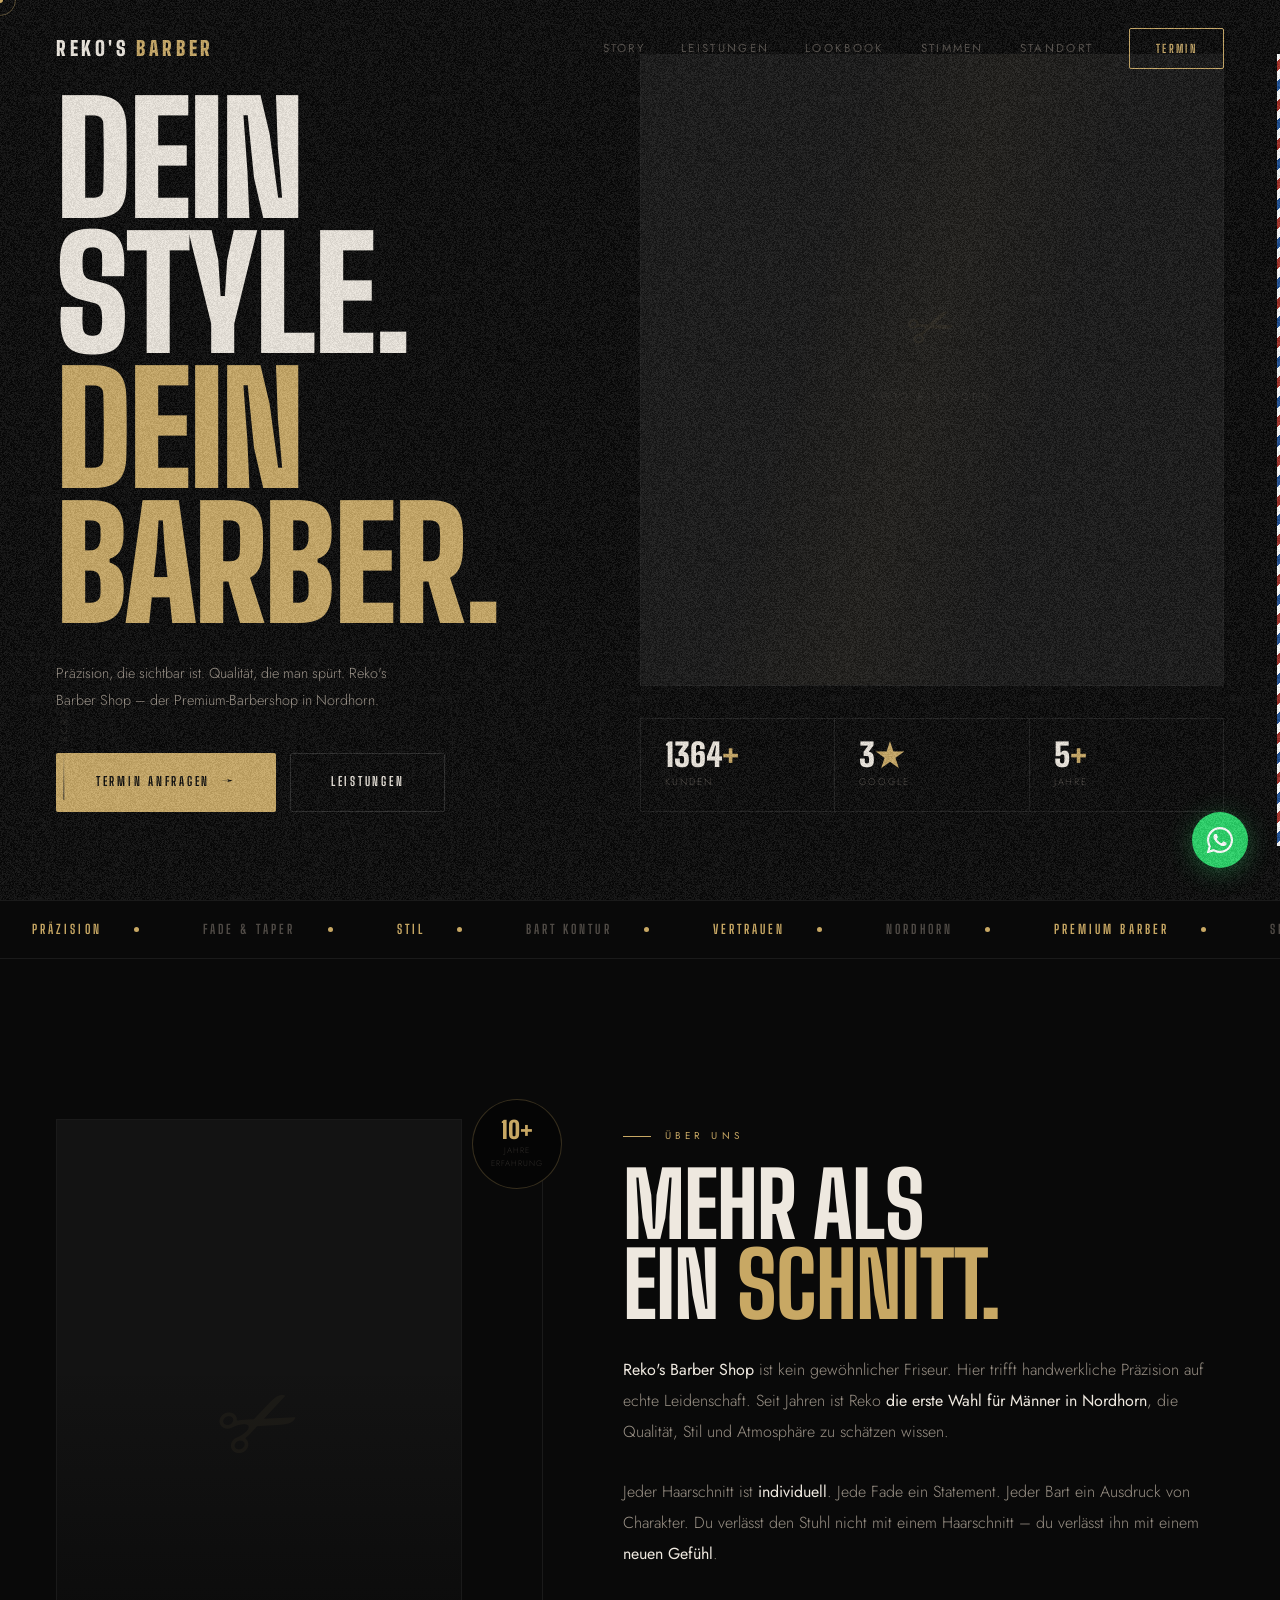
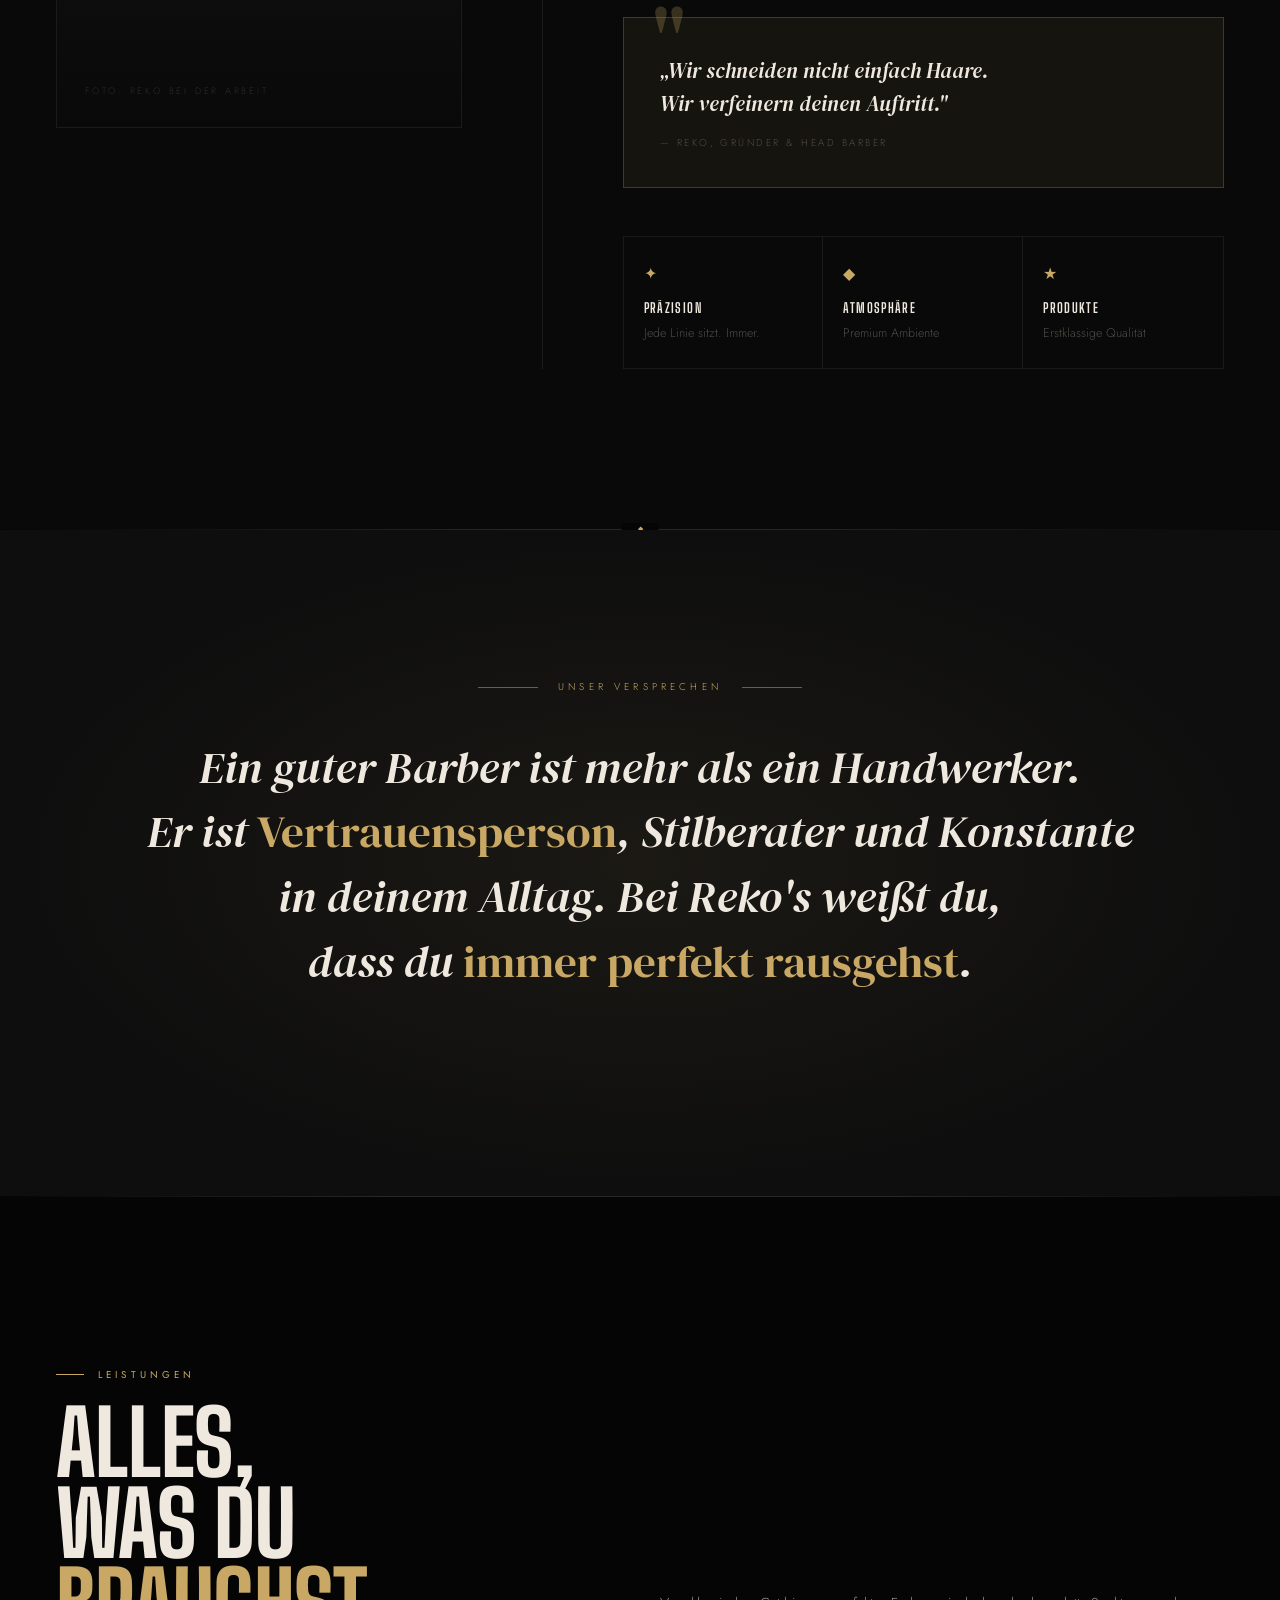
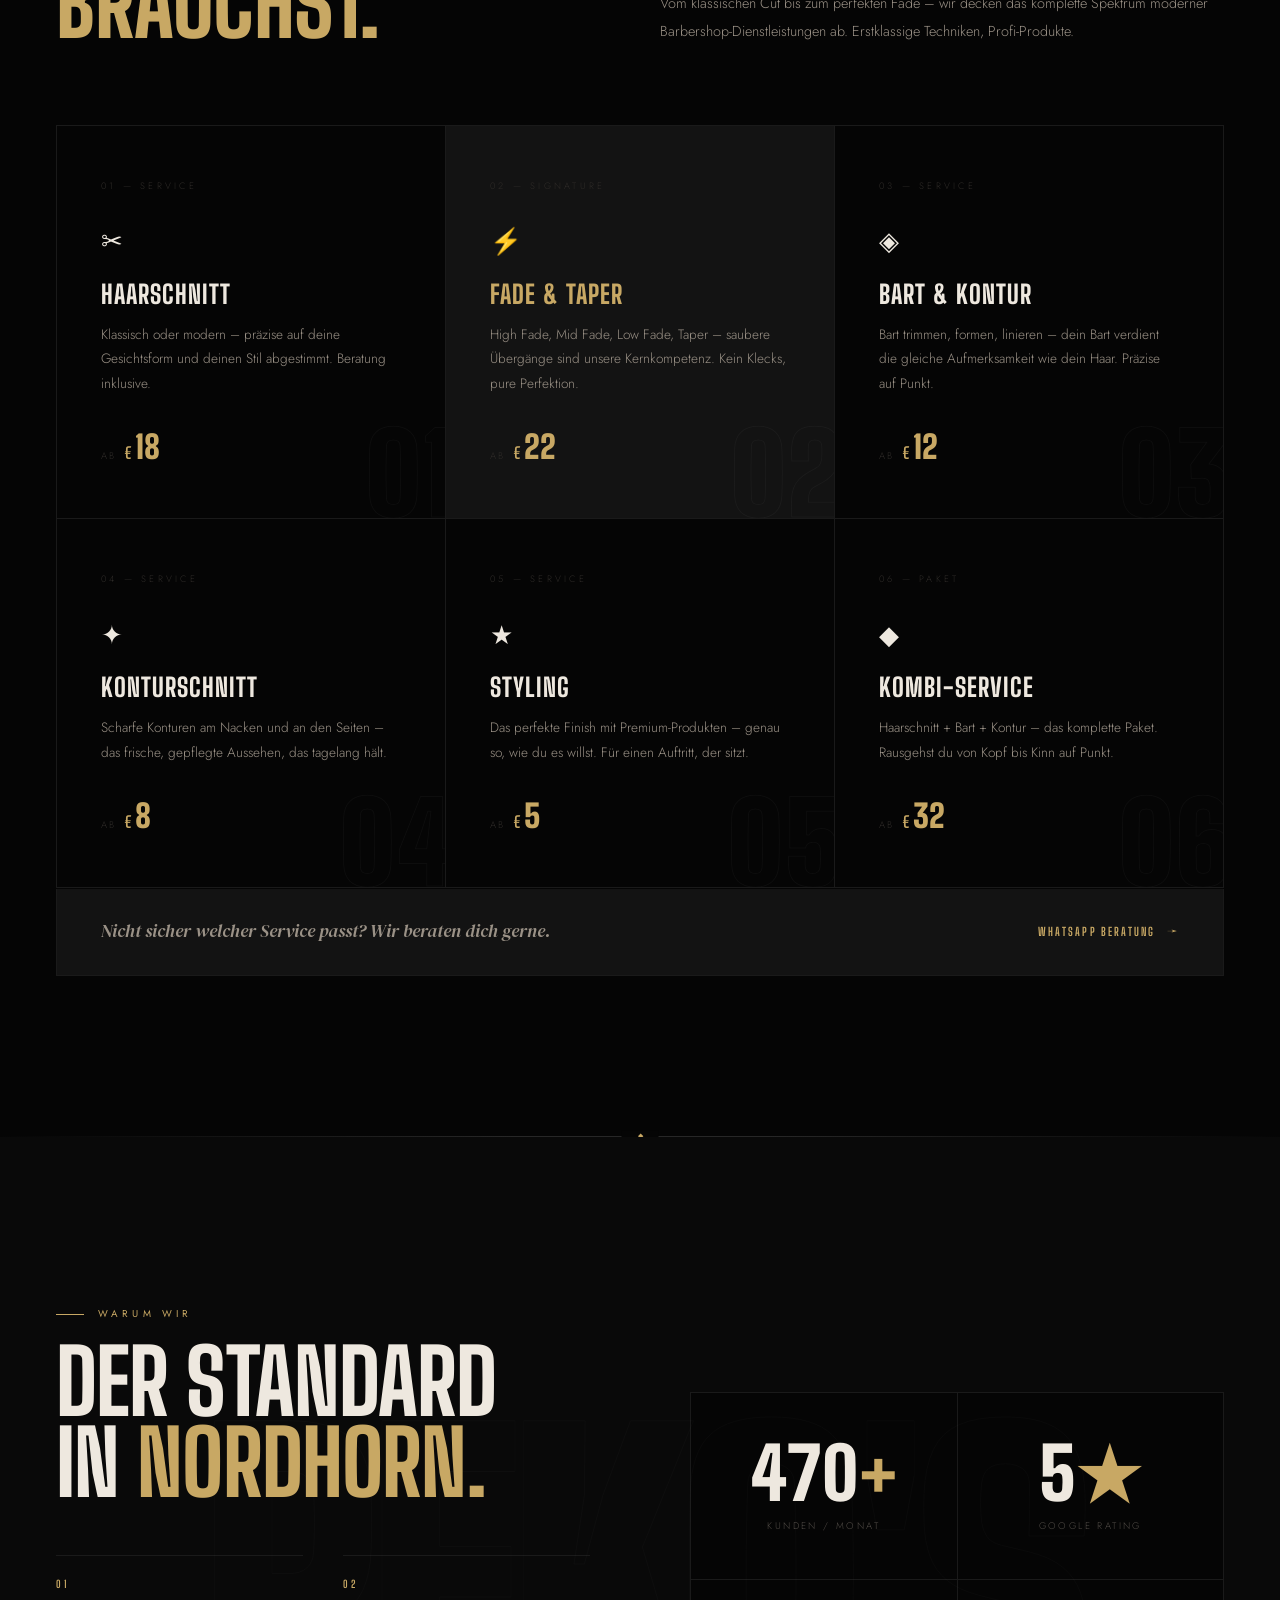
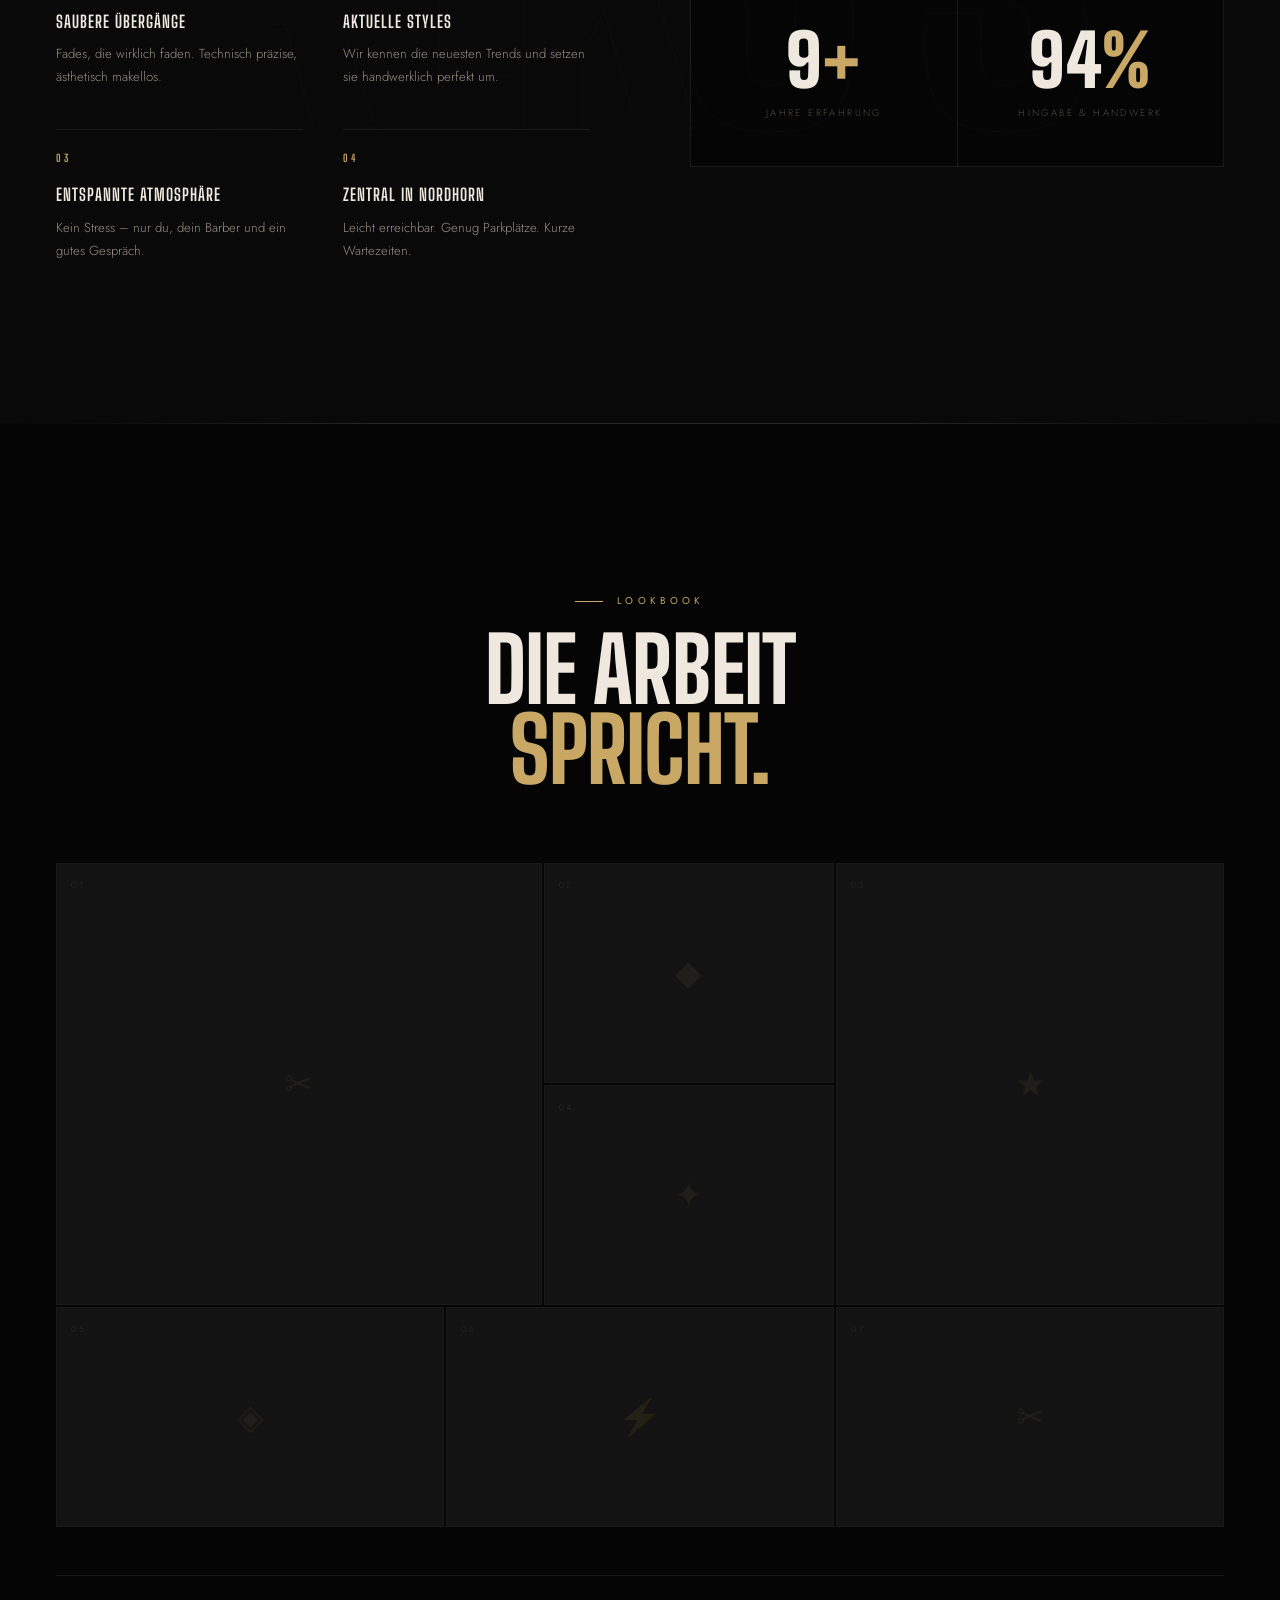
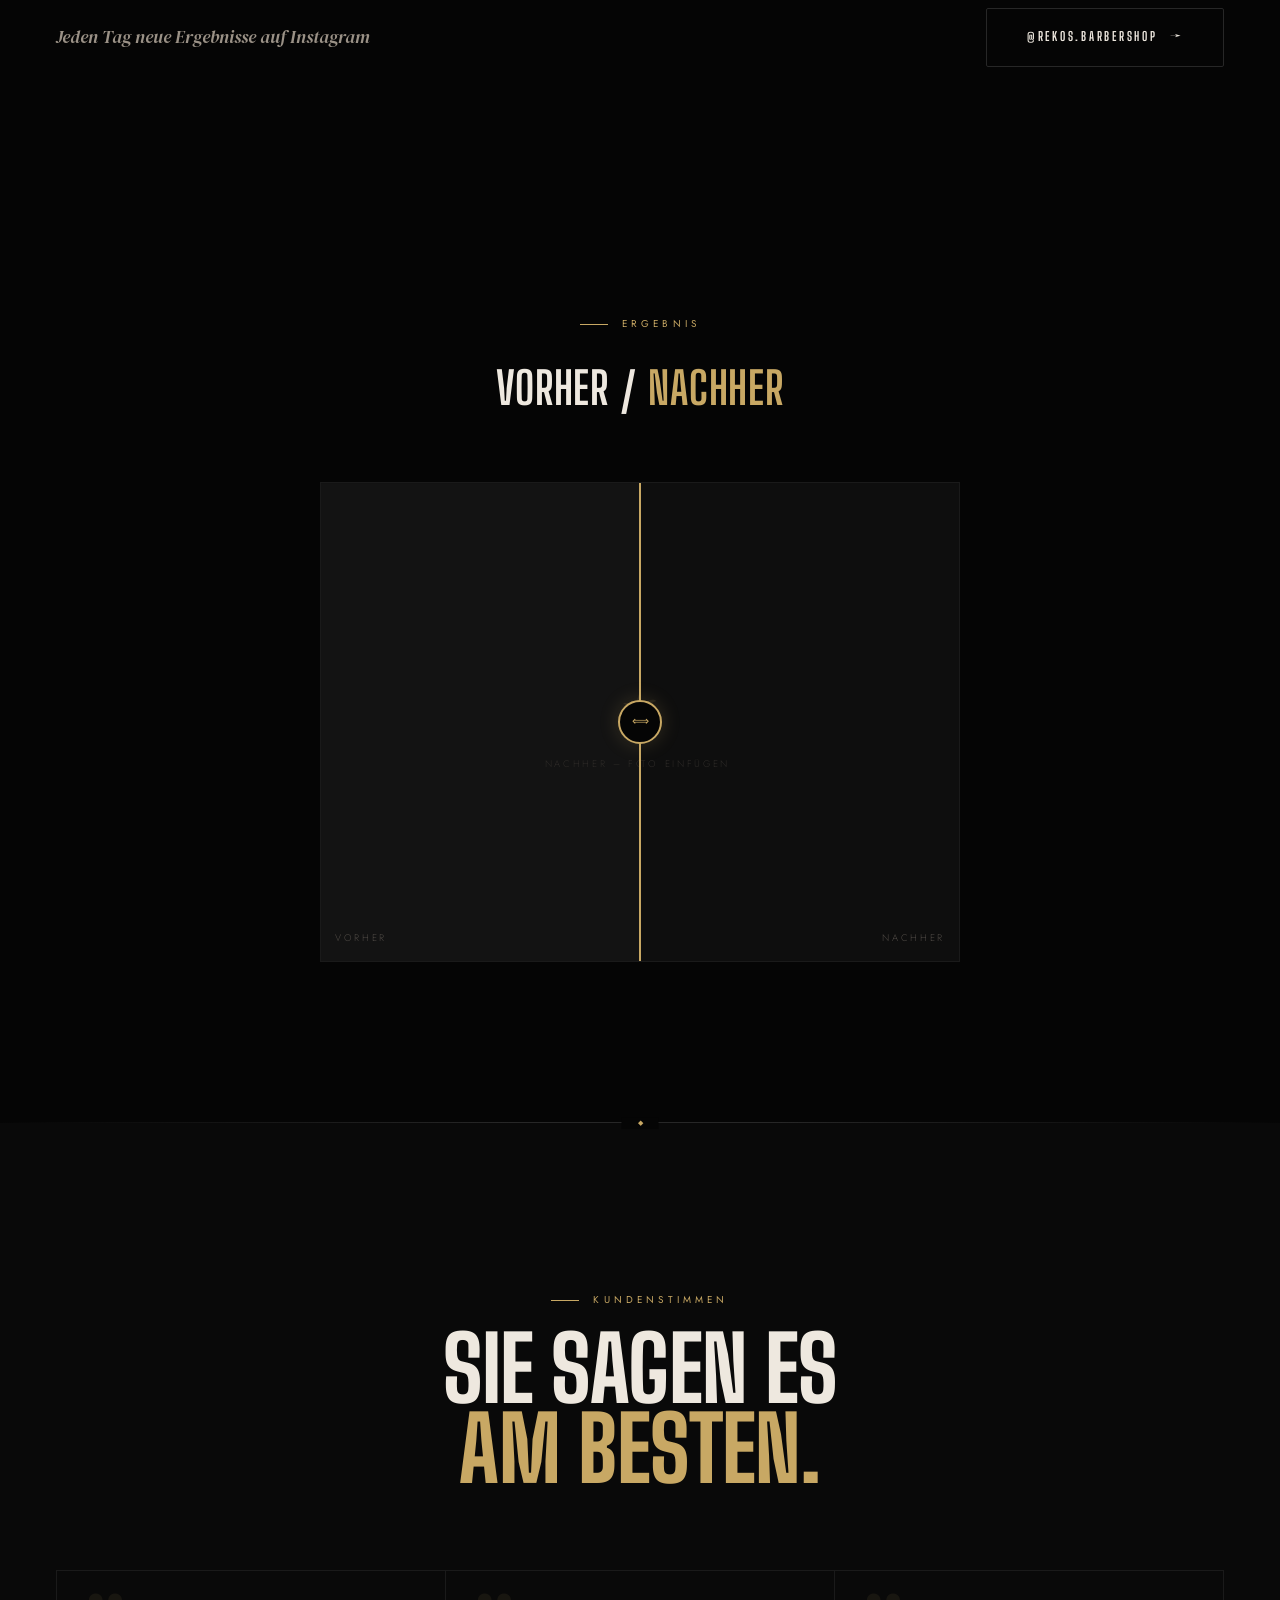
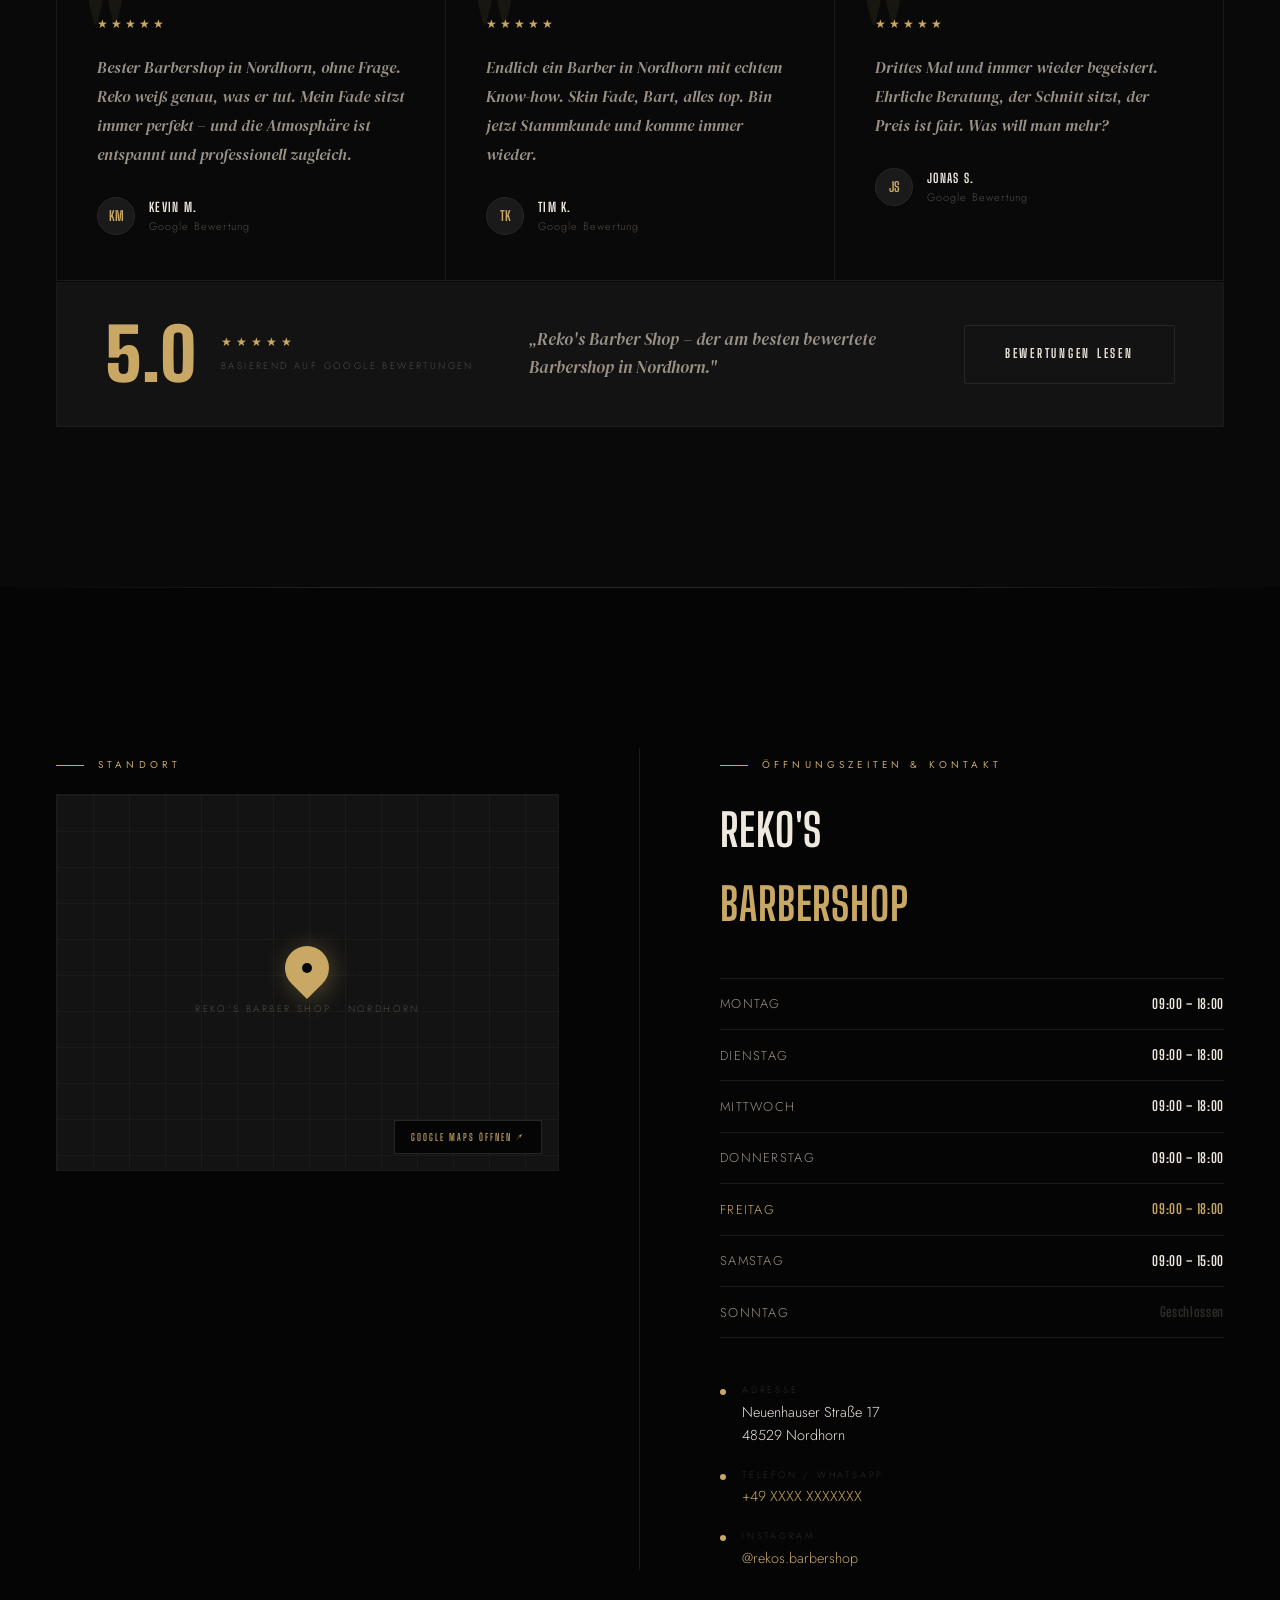
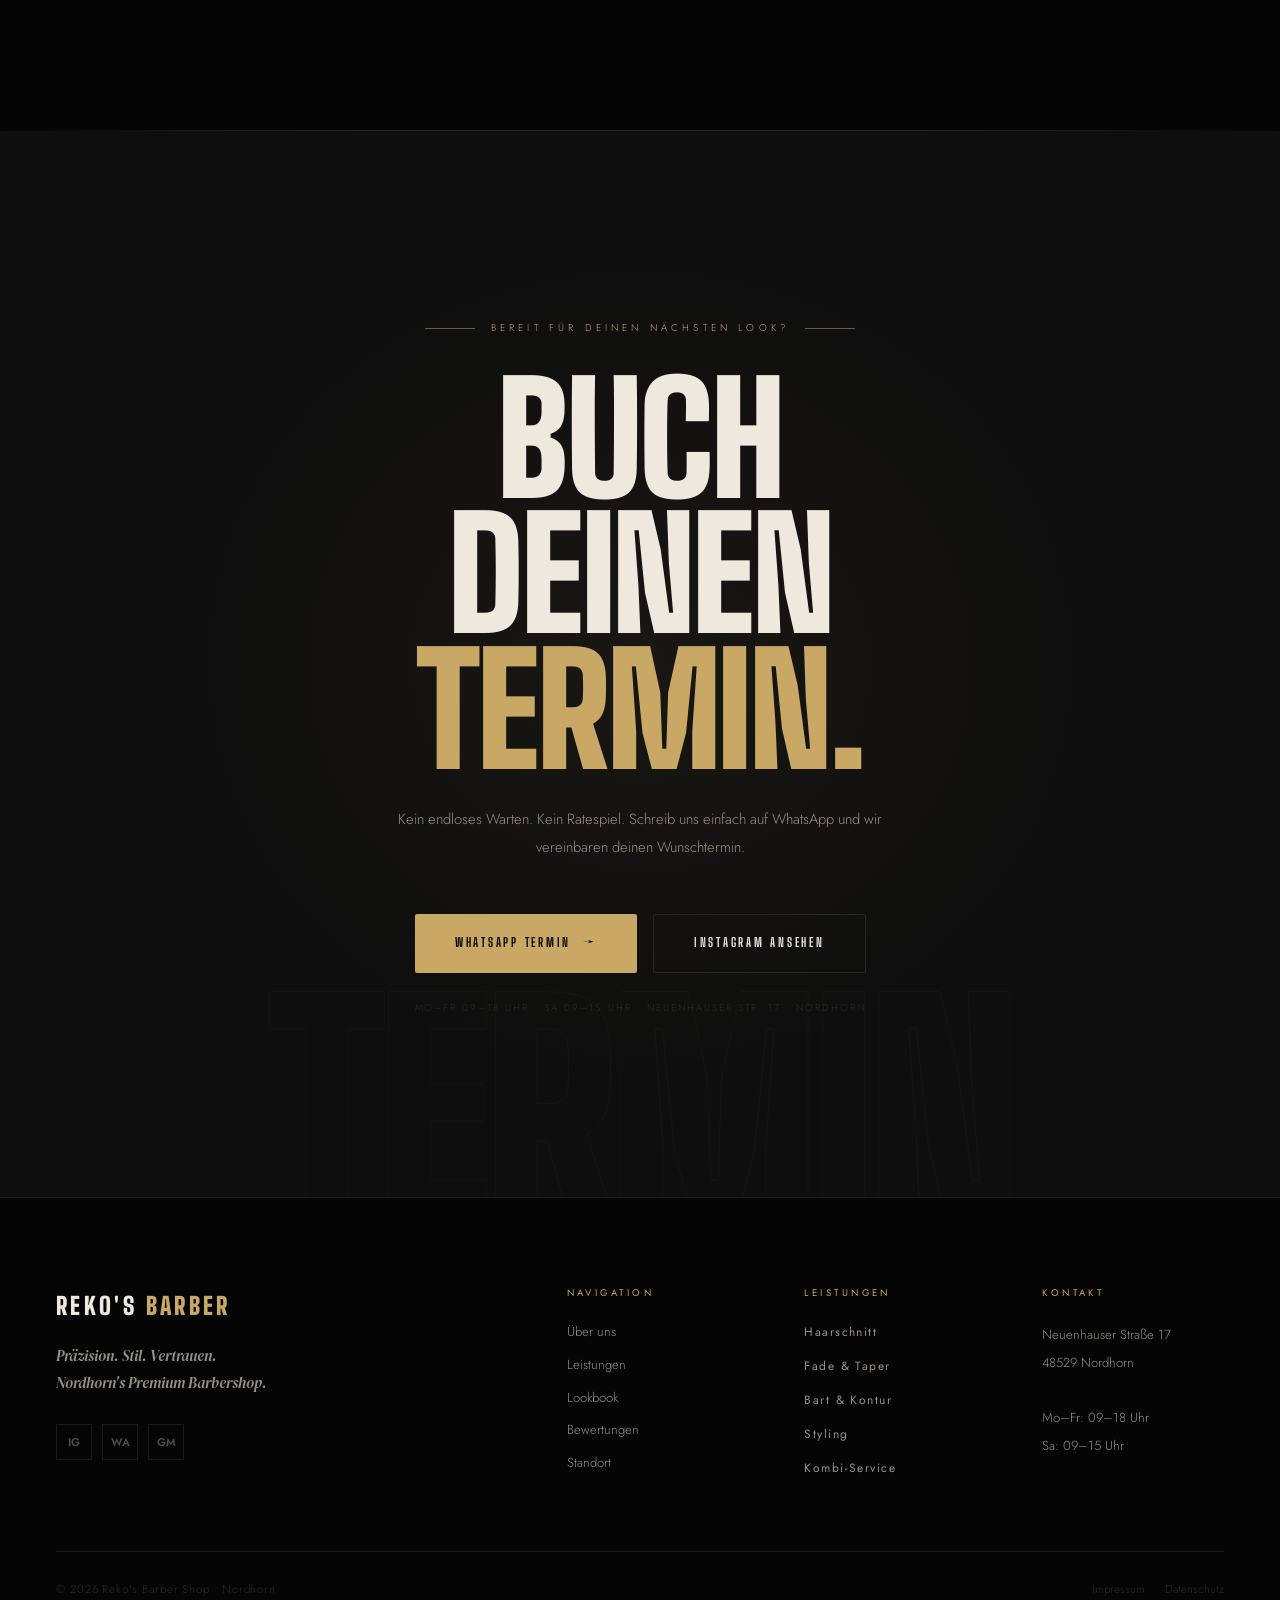
<file: _archive/rekos-barbershop-v2.html>
<!DOCTYPE html>
<html lang="de">
<head>
  <meta charset="UTF-8" />
  <meta name="viewport" content="width=device-width, initial-scale=1.0" />

  <title>Reko's Barber Shop – Premium Barbershop Nordhorn</title>
  <meta name="description" content="Reko's Barber Shop Nordhorn – Fade, Haarschnitt, Bart & Konturen. Neuenhauser Straße 17, 48529 Nordhorn. Der Barbershop in Nordhorn." />
  <meta name="keywords" content="Barber Shop Nordhorn, Friseur Nordhorn, Herrenfriseur Nordhorn, Fade Nordhorn, Bart trimmen Nordhorn, Haarschnitt Nordhorn, Skin Fade Nordhorn" />
  <link rel="canonical" href="https://rekos-barbershop.de/" />
  <meta property="og:title" content="Reko's Barber Shop – Premium Barbershop Nordhorn" />
  <meta property="og:description" content="Präzision. Stil. Vertrauen. Dein Premium Barber in Nordhorn." />
  <meta property="og:type" content="website" />
  <meta property="og:locale" content="de_DE" />
  <meta property="og:image" content="https://rekos-barbershop.de/assets/images/og-image.jpg" />
  <meta property="og:image:width" content="1200" />
  <meta property="og:image:height" content="630" />
  <meta property="og:url" content="https://rekos-barbershop.de/" />
  <meta name="twitter:card" content="summary_large_image" />
  <meta name="twitter:title" content="Reko's Barber Shop – Premium Barbershop Nordhorn" />
  <meta name="twitter:description" content="Präzision. Stil. Vertrauen. Dein Premium Barber in Nordhorn." />

  <!-- ═══ STRUCTURED DATA — LocalBusiness ═══ -->
  <script type="application/ld+json">
  {
    "@context": "https://schema.org",
    "@type": "HairSalon",
    "name": "Reko's Barber Shop",
    "description": "Premium Barbershop in Nordhorn. Fade, Taper, Haarschnitt, Bart & Konturen. Präzision, Stil und Vertrauen seit über 10 Jahren.",
    "url": "https://rekos-barbershop.de",
    "telephone": "+49-XXXX-XXXXXXX",
    "email": "info@rekos-barbershop.de",
    "address": {
      "@type": "PostalAddress",
      "streetAddress": "Neuenhauser Straße 17",
      "addressLocality": "Nordhorn",
      "postalCode": "48529",
      "addressCountry": "DE"
    },
    "geo": {
      "@type": "GeoCoordinates",
      "latitude": 52.4305,
      "longitude": 7.0680
    },
    "openingHoursSpecification": [
      { "@type": "OpeningHoursSpecification", "dayOfWeek": ["Monday","Tuesday","Wednesday","Thursday","Friday"], "opens": "09:00", "closes": "18:00" },
      { "@type": "OpeningHoursSpecification", "dayOfWeek": "Saturday", "opens": "09:00", "closes": "15:00" }
    ],
    "sameAs": [
      "https://www.instagram.com/rekos.barbershop/",
      "https://www.facebook.com/rekosbarbershop"
    ],
    "image": "https://rekos-barbershop.de/assets/images/og-image.jpg",
    "priceRange": "€–€€",
    "currenciesAccepted": "EUR",
    "paymentAccepted": "Cash, EC-Karte",
    "areaServed": "Nordhorn",
    "serviceType": ["Haarschnitt", "Fade", "Taper", "Bart", "Skin Fade", "Konturschnitt", "Styling"]
  }
  </script>

  <!-- Fonts: Big Shoulders Display + DM Serif Display + Jost -->
  <link rel="preconnect" href="https://fonts.googleapis.com" />
  <link rel="preconnect" href="https://fonts.gstatic.com" crossorigin />
  <link href="https://fonts.googleapis.com/css2?family=Big+Shoulders+Display:wght@400;700;800;900&family=DM+Serif+Display:ital@0;1&family=Jost:wght@300;400;500&display=swap" rel="stylesheet" />

  <style>
    /* ══════════════════════════════════════════════
       DESIGN SYSTEM — V2
    ══════════════════════════════════════════════ */
    :root {
      --black:        #050505;
      --deep:         #090909;
      --surface:      #0e0e0e;
      --card:         #131313;
      --card-hi:      #191919;
      --border:       #1a1a1a;
      --border-light: #272727;
      --border-gold:  rgba(200,168,100,0.25);

      --text-1:  #eee8df;
      --text-2:  #9a9186;
      --text-3:  #504b46;
      --text-4:  #2e2b28;

      --gold:        #c8a864;
      --gold-hi:     #dfc083;
      --gold-lo:     #9e7d3e;
      --gold-glow:   rgba(200,168,100,0.18);
      --gold-subtle: rgba(200,168,100,0.07);

      --red:   #a82e25;
      --white: #ffffff;

      --f-disp: 'Big Shoulders Display', sans-serif;
      --f-serif:'DM Serif Display', serif;
      --f-body: 'Jost', sans-serif;

      --ease:    cubic-bezier(0.16, 1, 0.3, 1);
      --ease-in: cubic-bezier(0.7, 0, 0.84, 0);
      --spring:  cubic-bezier(0.34, 1.56, 0.64, 1);
    }

    /* ══════════════════════════════════════════════
       RESET
    ══════════════════════════════════════════════ */
    *, *::before, *::after { box-sizing: border-box; margin: 0; padding: 0; }
    html { scroll-behavior: smooth; font-size: 16px; }
    body {
      background: var(--black);
      color: var(--text-1);
      font-family: var(--f-body);
      font-weight: 300;
      line-height: 1.65;
      overflow-x: hidden;
      cursor: none;
    }
    img { max-width: 100%; height: auto; display: block; }
    a   { color: inherit; text-decoration: none; }
    button { font-family: inherit; cursor: none; border: none; background: none; }
    ul  { list-style: none; }

    /* ══════════════════════════════════════════════
       FILM GRAIN OVERLAY
    ══════════════════════════════════════════════ */
    #grain {
      position: fixed; inset: 0;
      pointer-events: none;
      z-index: 9998;
      opacity: 1;
    }

    /* ══════════════════════════════════════════════
       CUSTOM CURSOR
    ══════════════════════════════════════════════ */
    #cur-dot {
      position: fixed; width: 6px; height: 6px;
      background: var(--gold);
      border-radius: 50%;
      pointer-events: none; z-index: 9999;
      transform: translate(-50%,-50%);
      transition: width .15s var(--ease), height .15s var(--ease), background .2s;
      will-change: transform;
    }
    #cur-ring {
      position: fixed; width: 32px; height: 32px;
      border: 1px solid rgba(200,168,100,.4);
      border-radius: 50%;
      pointer-events: none; z-index: 9997;
      transform: translate(-50%,-50%);
      transition: width .3s var(--ease), height .3s var(--ease),
                  border-color .3s, transform .05s linear;
      will-change: transform;
    }
    body.cursor-hover #cur-dot  { width: 10px; height: 10px; background: var(--gold-hi); }
    body.cursor-hover #cur-ring { width: 48px; height: 48px; border-color: rgba(200,168,100,.6); }

    /* ══════════════════════════════════════════════
       LOADING SCREEN
    ══════════════════════════════════════════════ */
    #loader {
      position: fixed; inset: 0; background: var(--black);
      z-index: 10000; display: flex;
      align-items: center; justify-content: center;
      flex-direction: column; gap: 32px;
      transition: opacity .8s var(--ease), visibility .8s;
    }
    #loader.out { opacity: 0; visibility: hidden; }

    .ld-brand {
      font-family: var(--f-disp);
      font-size: clamp(1.6rem, 4vw, 2.4rem);
      font-weight: 900;
      letter-spacing: .22em;
      text-transform: uppercase;
      color: var(--text-1);
      overflow: hidden;
    }
    .ld-brand em { color: var(--gold); font-style: normal; }

    .ld-progress {
      width: 180px; height: 1px;
      background: var(--border);
      overflow: hidden;
    }
    .ld-bar {
      height: 100%;
      background: linear-gradient(90deg, var(--gold-lo), var(--gold-hi));
      width: 0;
      animation: ldBar 1.9s var(--ease) forwards;
    }
    @keyframes ldBar { to { width: 100%; } }

    .ld-loc {
      font-family: var(--f-body);
      font-size: .65rem;
      letter-spacing: .4em;
      text-transform: uppercase;
      color: var(--text-3);
      animation: ldFade 1s .6s both;
    }
    @keyframes ldFade { from { opacity: 0; } to { opacity: 1; } }

    /* ══════════════════════════════════════════════
       HEADER
    ══════════════════════════════════════════════ */
    #hdr {
      position: fixed; top: 0; left: 0; right: 0;
      z-index: 500;
      padding: 28px 56px;
      display: flex; align-items: center; justify-content: space-between;
      transition: padding .4s var(--ease), background .4s, border-color .4s;
      border-bottom: 1px solid transparent;
    }
    #hdr.scrolled {
      padding: 16px 56px;
      background: rgba(5,5,5,.88);
      backdrop-filter: blur(24px) saturate(1.2);
      -webkit-backdrop-filter: blur(24px) saturate(1.2);
      border-bottom-color: var(--border);
    }

    .hdr-logo {
      font-family: var(--f-disp);
      font-size: 1.25rem;
      font-weight: 900;
      letter-spacing: .18em;
      text-transform: uppercase;
    }
    .hdr-logo em { color: var(--gold); font-style: normal; }

    .hdr-nav { display: flex; gap: 36px; align-items: center; }
    .hdr-nav a {
      font-family: var(--f-body);
      font-size: .72rem;
      font-weight: 400;
      letter-spacing: .2em;
      text-transform: uppercase;
      color: var(--text-3);
      transition: color .25s;
      position: relative;
    }
    .hdr-nav a::after {
      content: '';
      position: absolute; bottom: -3px; left: 0;
      width: 0; height: 1px;
      background: var(--gold);
      transition: width .3s var(--ease);
    }
    .hdr-nav a:hover { color: var(--text-1); }
    .hdr-nav a:hover::after { width: 100%; }

    .hdr-cta {
      font-family: var(--f-disp) !important;
      font-size: .72rem !important; font-weight: 700 !important;
      letter-spacing: .2em !important; text-transform: uppercase !important;
      padding: 10px 26px;
      border: 1px solid var(--gold) !important;
      color: var(--gold) !important;
      border-radius: 2px;
      transition: background .3s, color .3s !important;
    }
    .hdr-cta:hover {
      background: var(--gold) !important;
      color: var(--black) !important;
    }
    .hdr-cta::after { display: none !important; }

    /* Hamburger */
    .hdr-ham {
      display: none; flex-direction: column; gap: 6px;
      padding: 4px; background: none;
    }
    .hdr-ham span {
      display: block; width: 22px; height: 1px;
      background: var(--text-1);
      transition: all .3s var(--ease);
    }
    .hdr-ham.open span:nth-child(1) { transform: rotate(45deg) translate(5px,5px); }
    .hdr-ham.open span:nth-child(2) { opacity: 0; transform: scaleX(0); }
    .hdr-ham.open span:nth-child(3) { transform: rotate(-45deg) translate(5px,-5px); }

    /* Mobile nav drawer */
    #mob-nav {
      position: fixed; inset: 0; background: var(--black);
      z-index: 490;
      display: flex; flex-direction: column;
      align-items: center; justify-content: center; gap: 8px;
      opacity: 0; visibility: hidden;
      transition: opacity .4s var(--ease), visibility .4s;
    }
    #mob-nav.open { opacity: 1; visibility: visible; }
    #mob-nav a {
      font-family: var(--f-disp);
      font-size: clamp(2.2rem, 8vw, 3.5rem);
      font-weight: 900;
      text-transform: uppercase;
      letter-spacing: .06em;
      color: var(--text-3);
      transition: color .25s;
      line-height: 1.2;
    }
    #mob-nav a:hover { color: var(--gold); }
    .mob-nav-sub {
      margin-top: 32px;
      font-size: .7rem;
      letter-spacing: .3em;
      text-transform: uppercase;
      color: var(--text-4);
    }

    /* ══════════════════════════════════════════════
       BUTTONS — MAGNETIC
    ══════════════════════════════════════════════ */
    .btn {
      display: inline-flex; align-items: center; gap: 12px;
      font-family: var(--f-disp);
      font-size: .78rem; font-weight: 700;
      letter-spacing: .22em; text-transform: uppercase;
      padding: 18px 40px;
      border: none; cursor: none;
      transition: transform .3s var(--ease), box-shadow .3s, background .3s, color .3s;
      position: relative; overflow: hidden;
      border-radius: 2px;
      user-select: none;
      will-change: transform;
    }
    .btn .btn-inner {
      position: relative; z-index: 1;
      display: flex; align-items: center; gap: 12px;
      transition: transform .3s var(--ease);
    }
    .btn::before {
      content: '';
      position: absolute; inset: 0;
      transform: scaleX(0); transform-origin: right;
      transition: transform .4s var(--ease);
    }
    .btn:hover::before { transform: scaleX(1); transform-origin: left; }

    .btn-gold {
      background: var(--gold);
      color: var(--black);
    }
    .btn-gold::before { background: var(--gold-hi); }
    .btn-gold:hover {
      box-shadow: 0 8px 40px rgba(200,168,100,.32);
      transform: translateY(-2px);
    }

    .btn-ghost {
      background: transparent;
      color: var(--text-1);
      border: 1px solid var(--border-light);
    }
    .btn-ghost::before { background: rgba(255,255,255,.04); }
    .btn-ghost:hover { border-color: var(--gold); color: var(--gold); }

    .btn-bare {
      background: transparent; color: var(--gold);
      padding: 0; letter-spacing: .18em; font-size: .72rem;
    }
    .btn-bare .arrow { transition: transform .3s var(--ease); }
    .btn-bare:hover .arrow { transform: translateX(6px); }

    /* ══════════════════════════════════════════════
       LAYOUT UTILS
    ══════════════════════════════════════════════ */
    .wrap {
      width: 100%; max-width: 1440px;
      margin: 0 auto; padding: 0 56px;
    }
    .gold  { color: var(--gold); }
    .serif { font-family: var(--f-serif); font-style: italic; }

    /* ── SECTION LABEL ── */
    .slabel {
      display: inline-flex; align-items: center; gap: 14px;
      font-family: var(--f-body);
      font-size: .62rem; font-weight: 400;
      letter-spacing: .42em; text-transform: uppercase;
      color: var(--gold);
      margin-bottom: 20px;
    }
    .slabel::before {
      content: ''; display: block;
      width: 28px; height: 1px; background: var(--gold);
    }

    /* ── HEADINGS ── */
    .h-xl {
      font-family: var(--f-disp);
      font-size: clamp(4.5rem, 12vw, 12rem);
      font-weight: 900; text-transform: uppercase;
      letter-spacing: -.02em; line-height: .88;
    }
    .h-lg {
      font-family: var(--f-disp);
      font-size: clamp(3rem, 7vw, 7rem);
      font-weight: 800; text-transform: uppercase;
      letter-spacing: -.01em; line-height: .9;
    }
    .h-md {
      font-family: var(--f-disp);
      font-size: clamp(1.8rem, 3.5vw, 3.2rem);
      font-weight: 700; text-transform: uppercase;
      letter-spacing: .02em;
    }
    .h-serif {
      font-family: var(--f-serif);
      font-size: clamp(1.6rem, 3vw, 2.8rem);
      font-weight: 400; font-style: italic;
      line-height: 1.25;
    }
    .h-micro {
      font-family: var(--f-body);
      font-size: .75rem; font-weight: 400;
      letter-spacing: .12em;
      line-height: 1.9;
      color: var(--text-2);
    }

    /* ── DIVIDER ── */
    .div-line {
      height: 1px;
      background: linear-gradient(90deg, transparent, var(--border-light) 30%, var(--border-light) 70%, transparent);
    }
    .div-gold {
      position: relative; height: 1px;
      background: linear-gradient(90deg, transparent, var(--gold-lo) 40%, var(--gold-lo) 60%, transparent);
    }
    .div-diamond {
      position: relative; text-align: center; height: 1px;
      background: linear-gradient(90deg, transparent, var(--border-light) 40%, var(--border-light) 60%, transparent);
      margin: 0;
    }
    .div-diamond::after {
      content: '◆';
      position: absolute; top: 50%; left: 50%;
      transform: translate(-50%,-50%);
      background: var(--black);
      padding: 0 16px;
      color: var(--gold);
      font-size: .45rem;
    }

    /* ══════════════════════════════════════════════
       SCROLL REVEAL
    ══════════════════════════════════════════════ */
    [data-reveal] {
      opacity: 0;
      transition: opacity .9s var(--ease), transform .9s var(--ease);
    }
    [data-reveal="up"]    { transform: translateY(40px); }
    [data-reveal="left"]  { transform: translateX(-40px); }
    [data-reveal="right"] { transform: translateX(40px); }
    [data-reveal="scale"] { transform: scale(.96); }
    [data-reveal].in { opacity: 1; transform: none; }

    /* ── CLIP TEXT REVEAL ── */
    .clip-line { overflow: hidden; }
    .clip-inner {
      display: block;
      transform: translateY(105%);
      transition: transform .9s var(--ease);
    }
    .clip-line.in .clip-inner { transform: translateY(0); }

    /* ── DELAY HELPERS ── */
    .d1 { transition-delay: .1s; }
    .d2 { transition-delay: .2s; }
    .d3 { transition-delay: .3s; }
    .d4 { transition-delay: .4s; }
    .d5 { transition-delay: .5s; }
    .d6 { transition-delay: .6s; }
    .d7 { transition-delay: .7s; }

    /* ══════════════════════════════════════════════
       §1  HERO — ASYMMETRIC CINEMATIC
    ══════════════════════════════════════════════ */
    #hero {
      position: relative; height: 100svh; min-height: 680px;
      overflow: hidden; background: var(--black);
      display: grid;
      grid-template-columns: 1fr 1fr;
    }

    /* giant ghost text */
    .hero-ghost {
      position: absolute;
      bottom: -4%;
      left: -2%;
      font-family: var(--f-disp);
      font-size: clamp(9rem, 24vw, 26rem);
      font-weight: 900;
      text-transform: uppercase;
      letter-spacing: -.04em;
      color: transparent;
      -webkit-text-stroke: 1px rgba(255,255,255,.028);
      pointer-events: none; user-select: none;
      white-space: nowrap;
      line-height: 1;
      z-index: 0;
    }

    /* left panel — content */
    .hero-left {
      position: relative; z-index: 2;
      display: flex; flex-direction: column;
      justify-content: flex-end;
      padding: 0 56px 88px;
    }

    .hero-open-badge {
      display: inline-flex; align-items: center; gap: 10px;
      margin-bottom: 36px;
    }
    .open-dot {
      width: 7px; height: 7px; border-radius: 50%;
      background: #4ade80;
      box-shadow: 0 0 0 0 rgba(74,222,128,.4);
      animation: ping 2s infinite;
    }
    @keyframes ping {
      0%,100% { box-shadow: 0 0 0 0 rgba(74,222,128,.4); }
      50%      { box-shadow: 0 0 0 8px rgba(74,222,128,0); }
    }
    .open-text {
      font-family: var(--f-body);
      font-size: .62rem; font-weight: 400;
      letter-spacing: .32em; text-transform: uppercase;
      color: var(--text-3);
    }

    .hero-h1 { position: relative; }
    .hero-h1 .line { display: block; }
    .hero-h1 .accent { color: var(--gold); }

    .hero-copy {
      margin-top: 28px;
      font-size: .9rem; line-height: 1.85;
      color: var(--text-2);
      max-width: 360px;
    }

    .hero-ctas {
      display: flex; gap: 14px; flex-wrap: wrap;
      margin-top: 40px;
    }

    /* right panel — visual card */
    .hero-right {
      position: relative; z-index: 2;
      display: flex; flex-direction: column;
      justify-content: flex-end;
      padding: 0 56px 88px 0;
      gap: 32px;
    }

    .hero-visual {
      flex: 1;
      background: var(--card);
      border: 1px solid var(--border);
      position: relative; overflow: hidden;
      display: flex; align-items: center; justify-content: center;
      transition: transform .6s var(--ease);
    }
    .hero-visual:hover { transform: scale(.992); }

    /* cinematic light sweep */
    .hero-visual::after {
      content: '';
      position: absolute; inset: 0;
      background: linear-gradient(
        105deg,
        transparent 30%,
        rgba(200,168,100,.04) 50%,
        transparent 70%
      );
      animation: sweep 5s ease-in-out infinite;
    }
    @keyframes sweep {
      0%,100% { opacity: 0; transform: translateX(-100%); }
      50%      { opacity: 1; transform: translateX(100%); }
    }

    .hero-visual-content {
      position: relative; z-index: 1;
      display: flex; flex-direction: column;
      align-items: center; gap: 16px; padding: 40px;
      text-align: center;
    }
    .hero-vis-icon {
      font-size: 3.5rem; opacity: .07; color: var(--gold);
      transform: rotate(-20deg);
      display: block;
    }
    .hero-vis-label {
      font-size: .62rem; letter-spacing: .35em;
      text-transform: uppercase; color: var(--text-4);
    }

    /* cinematic bars top/bottom */
    .hero-bar-t, .hero-bar-b {
      position: absolute; left: 0; right: 0;
      height: 6%; background: var(--black); z-index: 3;
    }
    .hero-bar-t { top: 0; }
    .hero-bar-b { bottom: 0; }

    /* Barber pole accent */
    .hero-pole {
      position: absolute; right: 0; top: 0; bottom: 0;
      width: 3px; z-index: 3;
      overflow: hidden;
    }
    .hero-pole-inner {
      position: absolute; inset: 0;
      background: repeating-linear-gradient(
        -45deg,
        var(--red) 0, var(--red) 7px,
        var(--white) 7px, var(--white) 14px,
        #1b4f96 14px, #1b4f96 21px,
        var(--white) 21px, var(--white) 28px
      );
      animation: poleScroll 2.4s linear infinite;
    }
    @keyframes poleScroll {
      to { background-position: 0 56px; }
    }

    .hero-stats-row {
      display: flex; gap: 0;
      border: 1px solid var(--border);
    }
    .h-stat {
      flex: 1; padding: 20px 24px;
      border-right: 1px solid var(--border);
      transition: background .3s;
    }
    .h-stat:last-child { border-right: none; }
    .h-stat:hover { background: var(--card); }
    .h-stat-n {
      font-family: var(--f-disp);
      font-size: 2rem; font-weight: 900;
      color: var(--text-1); line-height: 1;
    }
    .h-stat-n em { color: var(--gold); font-style: normal; }
    .h-stat-l {
      font-size: .6rem; letter-spacing: .2em;
      text-transform: uppercase; color: var(--text-3);
      margin-top: 4px;
    }

    /* hero bottom strip */
    .hero-strip {
      position: absolute; bottom: 0; left: 0; right: 0; z-index: 4;
      height: 72px;
      background: rgba(5,5,5,.7);
      backdrop-filter: blur(12px);
      border-top: 1px solid var(--border);
      display: flex; align-items: center;
      padding: 0 56px;
      gap: 32px;
    }
    .hero-strip-item {
      display: flex; align-items: center; gap: 10px;
      flex-shrink: 0;
    }
    .hs-dot { width: 4px; height: 4px; border-radius: 50%; background: var(--gold); }
    .hs-text {
      font-size: .62rem; letter-spacing: .2em;
      text-transform: uppercase; color: var(--text-3);
      white-space: nowrap;
    }
    .hero-strip-divider {
      width: 1px; height: 20px;
      background: var(--border); flex-shrink: 0;
    }

    /* scroll cue */
    .scroll-cue {
      position: absolute; left: 56px; bottom: 100px; z-index: 5;
      display: flex; align-items: center; gap: 10px;
      writing-mode: vertical-rl; text-orientation: mixed;
      transform: rotate(180deg);
    }
    .sc-line {
      width: 1px; height: 48px;
      background: linear-gradient(to top, transparent, var(--text-4));
      animation: scLine 2s ease-in-out infinite;
    }
    @keyframes scLine {
      0%,100% { transform: scaleY(1); opacity: .5; }
      50%      { transform: scaleY(.5); opacity: 1; }
    }
    .sc-text {
      font-size: .58rem; letter-spacing: .3em;
      text-transform: uppercase; color: var(--text-4);
    }

    /* ══════════════════════════════════════════════
       §  MARQUEE STRIP
    ══════════════════════════════════════════════ */
    .marquee-strip {
      border-top: 1px solid var(--border);
      border-bottom: 1px solid var(--border);
      background: var(--deep); overflow: hidden;
      padding: 18px 0;
    }
    .marquee-track {
      display: flex; gap: 0;
      width: max-content;
      animation: marquee 28s linear infinite;
    }
    @keyframes marquee {
      from { transform: translateX(0); }
      to   { transform: translateX(-50%); }
    }
    .marquee-track:hover { animation-play-state: paused; }
    .m-item {
      display: flex; align-items: center; gap: 32px;
      padding: 0 32px;
      font-family: var(--f-disp);
      font-size: .8rem; font-weight: 700;
      letter-spacing: .24em; text-transform: uppercase;
      color: var(--text-3);
      white-space: nowrap;
    }
    .m-item .m-dot {
      display: inline-block; width: 5px; height: 5px;
      border-radius: 50%; background: var(--gold); flex-shrink: 0;
    }
    .m-item.hi { color: var(--gold); }

    /* ══════════════════════════════════════════════
       §2  ABOUT / BRAND STORY
    ══════════════════════════════════════════════ */
    #about {
      padding: 160px 0;
      background: var(--deep);
    }
    .about-grid {
      display: grid;
      grid-template-columns: 5fr 7fr;
      gap: 0; align-items: stretch;
    }

    /* visual side */
    .about-vis {
      position: relative;
      border-right: 1px solid var(--border);
      padding-right: 80px;
    }
    .about-img-wrap {
      width: 100%; aspect-ratio: 2/3;
      background: var(--card);
      border: 1px solid var(--border);
      position: relative; overflow: hidden;
      display: flex; align-items: flex-end; padding: 28px;
    }
    .about-img-overlay {
      position: absolute; inset: 0;
      background: linear-gradient(180deg, transparent 40%, rgba(5,5,5,.7) 100%);
    }
    .about-img-center {
      position: absolute; inset: 0;
      display: flex; align-items: center; justify-content: center;
    }
    .about-scissors {
      font-size: 6rem; opacity: .05; color: var(--gold);
      transform: rotate(-25deg);
    }
    .about-img-label {
      position: relative; z-index: 1;
      font-size: .58rem; letter-spacing: .3em;
      text-transform: uppercase; color: var(--text-4);
    }
    /* experience badge */
    .about-badge {
      position: absolute; top: -20px; right: -20px;
      width: 90px; height: 90px;
      border: 1px solid var(--border-gold);
      background: var(--black);
      border-radius: 50%;
      display: flex; flex-direction: column;
      align-items: center; justify-content: center;
      text-align: center;
      animation: spinSlow 18s linear infinite;
    }
    .about-badge-n {
      font-family: var(--f-disp);
      font-size: 1.5rem; font-weight: 900;
      color: var(--gold); line-height: 1;
    }
    .about-badge-l {
      font-size: .5rem; letter-spacing: .12em;
      text-transform: uppercase; color: var(--text-4);
      margin-top: 2px;
    }
    @keyframes spinSlow { to { transform: rotate(360deg); } }

    /* content side */
    .about-content { padding-left: 80px; }

    .about-body {
      font-size: 1rem; line-height: 1.95;
      color: var(--text-2); margin-top: 28px;
    }
    .about-body strong { color: var(--text-1); font-weight: 400; }

    .about-pull {
      margin-top: 48px; padding: 36px;
      border: 1px solid var(--border-gold);
      background: var(--gold-subtle);
      position: relative;
    }
    .about-pull::before {
      content: '"';
      position: absolute; top: -20px; left: 28px;
      font-family: var(--f-serif);
      font-size: 5rem; line-height: 1;
      color: var(--gold); opacity: .25;
    }
    .about-pull-text {
      font-family: var(--f-serif);
      font-size: 1.3rem; font-style: italic;
      color: var(--text-1); line-height: 1.6;
    }
    .about-pull-attr {
      margin-top: 14px;
      font-size: .62rem; letter-spacing: .25em;
      text-transform: uppercase; color: var(--text-3);
    }

    .about-traits {
      display: grid; grid-template-columns: repeat(3, 1fr);
      gap: 0; margin-top: 48px;
      border: 1px solid var(--border);
    }
    .about-trait {
      padding: 24px 20px;
      border-right: 1px solid var(--border);
      transition: background .3s;
    }
    .about-trait:last-child { border-right: none; }
    .about-trait:hover { background: var(--card); }
    .at-icon { font-size: 1rem; color: var(--gold); margin-bottom: 10px; }
    .at-name {
      font-family: var(--f-disp);
      font-size: .85rem; font-weight: 700;
      letter-spacing: .1em; text-transform: uppercase;
      color: var(--text-1);
    }
    .at-desc {
      font-size: .78rem; color: var(--text-3);
      margin-top: 4px; line-height: 1.6;
    }

    /* ══════════════════════════════════════════════
       §  MANIFESTO SECTION
    ══════════════════════════════════════════════ */
    #manifesto {
      padding: 140px 0;
      background: var(--surface);
      position: relative; overflow: hidden;
    }
    .manifesto-bg {
      position: absolute; inset: 0;
      background: radial-gradient(ellipse 70% 70% at 50% 50%,
        var(--gold-subtle) 0%, transparent 70%);
      pointer-events: none;
    }
    .manifesto-inner {
      position: relative; text-align: center;
      max-width: 1100px; margin: 0 auto;
    }
    .manifesto-eyebrow {
      display: inline-flex; align-items: center; gap: 20px;
      margin-bottom: 40px;
    }
    .manifesto-eyebrow::before, .manifesto-eyebrow::after {
      content: ''; display: block;
      width: 60px; height: 1px; background: var(--gold);
      opacity: .5;
    }
    .manifesto-eyebrow span {
      font-size: .62rem; letter-spacing: .42em;
      text-transform: uppercase; color: var(--gold);
    }
    .manifesto-text {
      font-family: var(--f-serif);
      font-size: clamp(1.6rem, 3.5vw, 3.2rem);
      font-style: italic;
      color: var(--text-1);
      line-height: 1.45;
    }
    .manifesto-text em { color: var(--gold); font-style: normal; }
    .manifesto-sub {
      margin-top: 40px;
      font-size: .8rem; letter-spacing: .2em;
      text-transform: uppercase; color: var(--text-3);
    }

    /* ══════════════════════════════════════════════
       §3  SERVICES
    ══════════════════════════════════════════════ */
    #services {
      padding: 160px 0;
      background: var(--black);
    }
    .svc-head {
      display: grid; grid-template-columns: 1fr 1fr;
      align-items: flex-end; gap: 40px;
      margin-bottom: 80px;
    }
    .svc-intro { font-size: .9rem; color: var(--text-2); line-height: 1.9; }

    /* Card grid */
    .svc-grid {
      display: grid;
      grid-template-columns: repeat(3, 1fr);
      gap: 1px;
      background: var(--border);
      border: 1px solid var(--border);
    }
    .svc-card {
      background: var(--black);
      padding: 52px 44px;
      position: relative; overflow: hidden;
      cursor: none;
      transition: background .35s var(--ease);
    }
    .svc-card::after {
      content: '';
      position: absolute; top: 0; left: 0;
      width: 2px; height: 0;
      background: linear-gradient(to bottom, var(--gold-lo), var(--gold));
      transition: height .5s var(--ease);
    }
    .svc-card:hover { background: var(--card); }
    .svc-card:hover::after { height: 100%; }

    /* large background number */
    .svc-num-bg {
      position: absolute; bottom: -12px; right: -8px;
      font-family: var(--f-disp);
      font-size: 7rem; font-weight: 900;
      color: transparent;
      -webkit-text-stroke: 1px rgba(255,255,255,.035);
      pointer-events: none; line-height: 1;
      transition: color .35s;
    }
    .svc-card:hover .svc-num-bg {
      -webkit-text-stroke-color: rgba(200,168,100,.08);
    }

    .svc-num {
      font-family: var(--f-body);
      font-size: .58rem; letter-spacing: .35em;
      text-transform: uppercase; color: var(--text-4);
      margin-bottom: 28px;
    }
    .svc-icon { font-size: 1.6rem; margin-bottom: 16px; display: block; }
    .svc-name {
      font-family: var(--f-disp);
      font-size: 1.6rem; font-weight: 800;
      text-transform: uppercase; letter-spacing: .04em;
      color: var(--text-1); margin-bottom: 14px;
      line-height: 1.1;
    }
    .svc-desc { font-size: .85rem; color: var(--text-2); line-height: 1.8; }
    .svc-price {
      margin-top: 36px; display: flex;
      align-items: baseline; gap: 3px;
    }
    .svc-price-from {
      font-size: .6rem; letter-spacing: .2em;
      text-transform: uppercase; color: var(--text-4);
    }
    .svc-price-val {
      font-family: var(--f-disp);
      font-size: 2rem; font-weight: 900;
      color: var(--gold); line-height: 1;
    }
    .svc-price-cur {
      font-family: var(--f-disp);
      font-size: 1rem; font-weight: 700;
      color: var(--gold);
    }
    .svc-card.feat { background: var(--card); }
    .svc-card.feat .svc-name { color: var(--gold); }

    /* services CTA bar */
    .svc-cta-bar {
      margin-top: 1px;
      background: var(--card);
      border: 1px solid var(--border);
      border-top: none;
      padding: 28px 44px;
      display: flex; align-items: center;
      justify-content: space-between; gap: 20px;
      flex-wrap: wrap;
    }
    .svc-cta-text {
      font-family: var(--f-serif);
      font-size: 1.1rem; font-style: italic;
      color: var(--text-2);
    }

    /* ══════════════════════════════════════════════
       §4  WHY US
    ══════════════════════════════════════════════ */
    #why {
      padding: 160px 0;
      background: var(--deep);
      position: relative; overflow: hidden;
    }
    .why-watermark {
      position: absolute; inset: 0;
      display: flex; align-items: center; justify-content: center;
      pointer-events: none; overflow: hidden;
    }
    .why-watermark span {
      font-family: var(--f-disp);
      font-size: clamp(12rem, 30vw, 32rem);
      font-weight: 900; text-transform: uppercase;
      letter-spacing: -.04em;
      color: transparent;
      -webkit-text-stroke: 1px rgba(255,255,255,.018);
      white-space: nowrap; line-height: 1;
      user-select: none;
    }
    .why-grid {
      display: grid; grid-template-columns: 1fr 1fr;
      gap: 100px; align-items: center;
    }
    .why-features {
      display: grid; grid-template-columns: 1fr 1fr;
      gap: 40px; margin-top: 52px;
    }
    .why-feat { padding-top: 20px; border-top: 1px solid var(--border); }
    .wf-num {
      font-family: var(--f-disp);
      font-size: .65rem; font-weight: 700;
      letter-spacing: .3em; text-transform: uppercase;
      color: var(--gold); margin-bottom: 14px;
    }
    .wf-title {
      font-family: var(--f-disp);
      font-size: 1.05rem; font-weight: 700;
      letter-spacing: .06em; text-transform: uppercase;
      color: var(--text-1); margin-bottom: 8px;
    }
    .wf-text { font-size: .82rem; color: var(--text-2); line-height: 1.75; }

    /* Stat blocks */
    .why-stats {
      display: grid; grid-template-columns: 1fr 1fr;
      gap: 1px; background: var(--border);
      border: 1px solid var(--border);
    }
    .stat-block {
      background: var(--black);
      padding: 44px 36px;
      text-align: center;
      transition: background .3s;
      cursor: none;
    }
    .stat-block:hover { background: var(--card); }
    .stat-n {
      font-family: var(--f-disp);
      font-size: 4.5rem; font-weight: 900;
      color: var(--text-1); line-height: 1;
    }
    .stat-n em { color: var(--gold); font-style: normal; }
    .stat-l {
      font-size: .6rem; letter-spacing: .25em;
      text-transform: uppercase; color: var(--text-3);
      margin-top: 10px;
    }

    /* ══════════════════════════════════════════════
       §5  GALLERY — EDITORIAL GRID
    ══════════════════════════════════════════════ */
    #gallery { padding: 160px 0; background: var(--black); }

    .gallery-head { text-align: center; margin-bottom: 72px; }

    /* Desktop masonry-style grid */
    .gallery-grid {
      display: grid;
      grid-template-columns: repeat(12, 1fr);
      grid-template-rows: repeat(3, 220px);
      gap: 2px;
    }
    .gi { grid-column: span 3; grid-row: span 1; }
    .gi-1 { grid-column: 1 / 6; grid-row: 1 / 3; }   /* big left */
    .gi-2 { grid-column: 6 / 9; grid-row: 1 / 2; }
    .gi-3 { grid-column: 9 / 13; grid-row: 1 / 3; }  /* big right */
    .gi-4 { grid-column: 6 / 9; grid-row: 2 / 3; }
    .gi-5 { grid-column: 1 / 5; grid-row: 3 / 4; }
    .gi-6 { grid-column: 5 / 9; grid-row: 3 / 4; }
    .gi-7 { grid-column: 9 / 13; grid-row: 3 / 4; }

    .gi {
      background: var(--card); border: 1px solid var(--border);
      overflow: hidden; position: relative; cursor: none;
    }
    .gi-inner {
      position: absolute; inset: 0;
      display: flex; align-items: center; justify-content: center;
      transition: transform .7s var(--ease);
    }
    .gi:hover .gi-inner { transform: scale(1.06); }
    .gi-icon { font-size: 2.2rem; opacity: .07; color: var(--gold); }

    .gi-overlay {
      position: absolute; inset: 0;
      background: linear-gradient(to top, rgba(5,5,5,.8) 0%, transparent 50%);
      opacity: 0;
      transition: opacity .4s var(--ease);
      display: flex; align-items: flex-end;
      padding: 20px 22px;
    }
    .gi:hover .gi-overlay { opacity: 1; }
    .gi-tag {
      font-family: var(--f-disp);
      font-size: .65rem; font-weight: 700;
      letter-spacing: .25em; text-transform: uppercase;
      color: var(--text-1);
    }

    /* Tag corner */
    .gi-num {
      position: absolute; top: 14px; left: 14px; z-index: 2;
      font-size: .55rem; letter-spacing: .3em;
      text-transform: uppercase; color: var(--text-4);
    }

    .gallery-footer {
      display: flex; align-items: center;
      justify-content: space-between; flex-wrap: wrap;
      gap: 20px; margin-top: 48px;
      padding-top: 32px; border-top: 1px solid var(--border);
    }
    .gallery-footer-text {
      font-family: var(--f-serif);
      font-size: 1.1rem; font-style: italic;
      color: var(--text-2);
    }

    /* ══════════════════════════════════════════════
       §  BEFORE / AFTER
    ══════════════════════════════════════════════ */
    #ba-section { padding: 80px 0 160px; background: var(--black); }
    .ba-head { text-align: center; margin-bottom: 56px; }
    .ba-wrap { max-width: 640px; margin: 0 auto; position: relative; }
    .ba-slider {
      width: 100%; aspect-ratio: 4/3;
      position: relative; overflow: hidden;
      border: 1px solid var(--border);
      user-select: none;
    }
    .ba-side {
      position: absolute; inset: 0;
      display: flex; align-items: center; justify-content: center;
    }
    .ba-before { background: var(--surface); }
    .ba-after  { background: var(--card); clip-path: inset(0 50% 0 0); }
    .ba-ph {
      display: flex; flex-direction: column;
      align-items: center; gap: 12px;
    }
    .ba-ph-icon { font-size: 2.8rem; opacity: .1; color: var(--gold); }
    .ba-ph-text {
      font-size: .6rem; letter-spacing: .28em;
      text-transform: uppercase; color: var(--text-4);
    }
    .ba-handle {
      position: absolute; top: 0; bottom: 0; left: 50%;
      width: 2px; background: var(--gold); z-index: 10;
      cursor: ew-resize; transform: translateX(-50%);
    }
    .ba-btn {
      position: absolute; top: 50%; left: 50%;
      transform: translate(-50%,-50%);
      width: 44px; height: 44px;
      border: 2px solid var(--gold);
      border-radius: 50%; background: var(--black);
      display: flex; align-items: center; justify-content: center;
      color: var(--gold); font-size: .75rem;
      box-shadow: 0 0 20px rgba(200,168,100,.2);
    }
    .ba-lbl {
      position: absolute; bottom: 14px; z-index: 5;
      font-size: .6rem; letter-spacing: .28em;
      text-transform: uppercase; color: var(--text-3);
    }
    .ba-lbl-b { left: 14px; }
    .ba-lbl-a { right: 14px; }

    /* ══════════════════════════════════════════════
       §6  REVIEWS
    ══════════════════════════════════════════════ */
    #reviews {
      padding: 160px 0;
      background: var(--deep);
    }
    .reviews-head { text-align: center; margin-bottom: 80px; }

    .reviews-grid {
      display: grid; grid-template-columns: repeat(3, 1fr);
      gap: 1px; background: var(--border);
      border: 1px solid var(--border);
    }
    .rev-card {
      background: var(--deep);
      padding: 44px 40px;
      position: relative; overflow: hidden;
      transition: background .3s var(--ease);
    }
    .rev-card:hover { background: var(--card); }
    .rev-qmark {
      position: absolute; top: 12px; left: 28px;
      font-family: var(--f-serif);
      font-size: 6rem; line-height: 1;
      color: var(--gold); opacity: .08;
      pointer-events: none;
    }
    .rev-stars {
      display: flex; gap: 3px; margin-bottom: 18px;
    }
    .star { color: var(--gold); font-size: .75rem; }
    .rev-text {
      font-family: var(--f-serif);
      font-size: .98rem; font-style: italic;
      color: var(--text-2); line-height: 1.85;
      margin-bottom: 28px;
    }
    .rev-author { display: flex; align-items: center; gap: 14px; }
    .rev-av {
      width: 38px; height: 38px; border-radius: 50%;
      background: var(--border);
      border: 1px solid var(--border-light);
      display: flex; align-items: center; justify-content: center;
      font-family: var(--f-disp);
      font-size: .85rem; font-weight: 700; color: var(--gold);
      flex-shrink: 0;
    }
    .rev-name {
      font-family: var(--f-disp);
      font-size: .8rem; font-weight: 700;
      letter-spacing: .1em; text-transform: uppercase;
      color: var(--text-1);
    }
    .rev-src { font-size: .68rem; color: var(--text-3); letter-spacing: .1em; }

    /* Rating banner */
    .rating-banner {
      margin-top: 1px;
      background: var(--card);
      border: 1px solid var(--border); border-top: none;
      padding: 36px 48px;
      display: flex; align-items: center;
      justify-content: space-between; flex-wrap: wrap; gap: 24px;
    }
    .rb-left { display: flex; align-items: center; gap: 24px; }
    .rb-num {
      font-family: var(--f-disp);
      font-size: 4.5rem; font-weight: 900;
      color: var(--gold); line-height: 1;
    }
    .rb-stars-col { display: flex; flex-direction: column; gap: 6px; }
    .rb-stars-row { display: flex; gap: 4px; }
    .rb-src {
      font-size: .6rem; letter-spacing: .25em;
      text-transform: uppercase; color: var(--text-3);
    }
    .rb-text {
      font-family: var(--f-serif);
      font-size: 1.05rem; font-style: italic;
      color: var(--text-2); max-width: 380px;
    }

    /* ══════════════════════════════════════════════
       §7  LOCATION
    ══════════════════════════════════════════════ */
    #location { padding: 160px 0; background: var(--black); }
    .loc-grid {
      display: grid; grid-template-columns: 1fr 1fr;
      gap: 0;
    }
    .loc-left {
      border-right: 1px solid var(--border);
      padding-right: 80px;
    }

    .map-box {
      width: 100%; aspect-ratio: 4/3;
      background: var(--card);
      border: 1px solid var(--border);
      position: relative; overflow: hidden;
      display: flex; align-items: center; justify-content: center;
    }
    /* map grid lines */
    .map-box::before {
      content: '';
      position: absolute; inset: 0;
      background-image:
        linear-gradient(rgba(200,168,100,.05) 1px, transparent 1px),
        linear-gradient(90deg, rgba(200,168,100,.05) 1px, transparent 1px);
      background-size: 36px 36px;
    }
    .map-pin-wrap {
      position: relative; z-index: 2;
      display: flex; flex-direction: column;
      align-items: center; gap: 12px;
    }
    .map-pin-body {
      width: 44px; height: 44px;
      background: var(--gold);
      border-radius: 50% 50% 50% 0;
      transform: rotate(-45deg);
      display: flex; align-items: center; justify-content: center;
      box-shadow: 0 4px 24px rgba(200,168,100,.35);
      animation: pinBob 2.5s ease-in-out infinite;
    }
    @keyframes pinBob {
      0%,100% { transform: rotate(-45deg) translateY(0); }
      50%      { transform: rotate(-45deg) translateY(-6px); }
    }
    .map-pin-inner {
      width: 10px; height: 10px;
      background: var(--black); border-radius: 50%;
      transform: rotate(45deg);
    }
    .map-pin-label {
      font-size: .6rem; letter-spacing: .25em;
      text-transform: uppercase; color: var(--text-3);
    }
    .map-open-btn {
      position: absolute; bottom: 16px; right: 16px;
      font-family: var(--f-disp);
      font-size: .62rem; font-weight: 600;
      letter-spacing: .2em; text-transform: uppercase;
      color: var(--gold);
      background: var(--black);
      border: 1px solid var(--border-light);
      padding: 8px 16px;
      transition: border-color .3s, color .3s;
    }
    .map-open-btn:hover { border-color: var(--gold); }

    .loc-right { padding-left: 80px; }

    .hours-table { margin-top: 36px; border-top: 1px solid var(--border); }
    .hr-row {
      display: flex; justify-content: space-between;
      align-items: center; padding: 14px 0;
      border-bottom: 1px solid var(--border);
      transition: background .2s;
    }
    .hr-row:hover { background: var(--card); padding-left: 8px; padding-right: 8px; }
    .hr-day {
      font-family: var(--f-body);
      font-size: .8rem; letter-spacing: .1em;
      text-transform: uppercase; color: var(--text-2);
    }
    .hr-time {
      font-family: var(--f-disp);
      font-size: .85rem; font-weight: 700;
      letter-spacing: .05em; color: var(--text-1);
    }
    .hr-row.today .hr-day { color: var(--gold); }
    .hr-row.today .hr-time { color: var(--gold); }
    .hr-row.closed .hr-time { color: var(--text-4); }

    .loc-contact { margin-top: 44px; display: flex; flex-direction: column; gap: 20px; }
    .lc-row { display: flex; gap: 16px; align-items: flex-start; }
    .lc-dot {
      width: 6px; height: 6px; border-radius: 50%;
      background: var(--gold); flex-shrink: 0; margin-top: 7px;
    }
    .lc-label {
      font-size: .58rem; letter-spacing: .3em;
      text-transform: uppercase; color: var(--text-4);
      margin-bottom: 3px;
    }
    .lc-val { font-size: .9rem; color: var(--text-1); line-height: 1.6; }
    .lc-val a { color: var(--gold); transition: opacity .2s; }
    .lc-val a:hover { opacity: .8; }

    /* ══════════════════════════════════════════════
       §8  FINAL CTA
    ══════════════════════════════════════════════ */
    #cta-section {
      padding: 180px 0;
      background: var(--surface);
      position: relative; overflow: hidden;
    }
    .cta-glow {
      position: absolute; inset: 0;
      background: radial-gradient(ellipse 55% 60% at 50% 50%,
        rgba(200,168,100,.06) 0%, transparent 65%);
      pointer-events: none;
    }
    /* big ghost text */
    .cta-ghost {
      position: absolute;
      bottom: -5%; left: 50%;
      transform: translateX(-50%);
      font-family: var(--f-disp);
      font-size: clamp(8rem, 22vw, 24rem);
      font-weight: 900; text-transform: uppercase;
      letter-spacing: -.03em;
      color: transparent;
      -webkit-text-stroke: 1px rgba(200,168,100,.04);
      pointer-events: none; white-space: nowrap; line-height: 1;
      user-select: none;
    }
    .cta-inner {
      position: relative; text-align: center;
      max-width: 860px; margin: 0 auto;
    }
    .cta-eyebrow {
      display: inline-flex; align-items: center; gap: 16px;
      margin-bottom: 36px;
    }
    .cta-eyebrow::before, .cta-eyebrow::after {
      content: ''; display: block;
      width: 50px; height: 1px; background: var(--gold); opacity: .5;
    }
    .cta-eyebrow span {
      font-size: .62rem; letter-spacing: .42em;
      text-transform: uppercase; color: var(--gold);
    }
    .cta-sub {
      margin-top: 28px;
      font-size: .92rem; color: var(--text-2);
      line-height: 1.9; max-width: 520px; margin-left: auto; margin-right: auto;
    }
    .cta-btns {
      display: flex; gap: 16px; justify-content: center;
      flex-wrap: wrap; margin-top: 52px;
    }
    .cta-note {
      margin-top: 28px;
      font-size: .62rem; letter-spacing: .2em;
      text-transform: uppercase; color: var(--text-4);
    }

    /* ══════════════════════════════════════════════
       FOOTER
    ══════════════════════════════════════════════ */
    footer {
      background: var(--black);
      border-top: 1px solid var(--border);
      padding: 88px 0 40px;
    }
    .ft-grid {
      display: grid;
      grid-template-columns: 2.5fr 1fr 1fr 1fr;
      gap: 56px; margin-bottom: 72px;
    }
    .ft-logo {
      font-family: var(--f-disp);
      font-size: 1.5rem; font-weight: 900;
      letter-spacing: .14em; text-transform: uppercase;
      margin-bottom: 18px;
    }
    .ft-logo em { color: var(--gold); font-style: normal; }
    .ft-tagline {
      font-family: var(--f-serif);
      font-size: .95rem; font-style: italic;
      color: var(--text-2); line-height: 1.75;
      max-width: 260px;
    }
    .ft-socials {
      display: flex; gap: 10px; margin-top: 28px;
    }
    .ft-soc {
      width: 36px; height: 36px;
      border: 1px solid var(--border);
      display: flex; align-items: center; justify-content: center;
      font-size: .7rem; font-weight: 600;
      color: var(--text-3);
      transition: border-color .3s, color .3s, background .3s;
      text-transform: uppercase;
      font-family: var(--f-body);
    }
    .ft-soc:hover { border-color: var(--gold); color: var(--gold); }

    .ft-col-title {
      font-family: var(--f-body);
      font-size: .6rem; font-weight: 400;
      letter-spacing: .36em; text-transform: uppercase;
      color: var(--gold); margin-bottom: 20px;
    }
    .ft-links { display: flex; flex-direction: column; gap: 11px; }
    .ft-links a {
      font-size: .82rem; color: var(--text-2);
      transition: color .25s, padding-left .25s;
    }
    .ft-links a:hover { color: var(--text-1); padding-left: 6px; }
    .ft-addr { font-size: .82rem; color: var(--text-2); line-height: 2.1; }

    .ft-bottom {
      border-top: 1px solid var(--border);
      padding-top: 28px;
      display: flex; justify-content: space-between;
      align-items: center; flex-wrap: wrap; gap: 14px;
    }
    .ft-copy { font-size: .72rem; color: var(--text-4); letter-spacing: .08em; }
    .ft-legal { display: flex; gap: 20px; }
    .ft-legal a {
      font-size: .72rem; color: var(--text-4);
      transition: color .25s;
    }
    .ft-legal a:hover { color: var(--gold); }

    /* ══════════════════════════════════════════════
       FLOATING WHATSAPP BUTTON
    ══════════════════════════════════════════════ */
    #wa-float {
      position: fixed; bottom: 32px; right: 32px; z-index: 600;
      width: 56px; height: 56px;
      background: #25D366;
      border-radius: 50%;
      display: flex; align-items: center; justify-content: center;
      box-shadow: 0 4px 24px rgba(37,211,102,.35);
      transition: transform .3s var(--spring), box-shadow .3s;
      cursor: none;
      animation: waBounce 3s ease-in-out 4s infinite;
    }
    @keyframes waBounce {
      0%,80%,100% { transform: translateY(0); }
      40% { transform: translateY(-8px); }
    }
    #wa-float:hover {
      transform: scale(1.12);
      box-shadow: 0 8px 36px rgba(37,211,102,.5);
      animation: none;
    }
    #wa-float svg { width: 26px; height: 26px; fill: white; }

    .wa-tooltip {
      position: absolute; right: 68px; top: 50%;
      transform: translateY(-50%);
      background: var(--card);
      border: 1px solid var(--border);
      padding: 8px 16px;
      white-space: nowrap;
      font-size: .68rem; letter-spacing: .15em;
      text-transform: uppercase; color: var(--text-1);
      opacity: 0; pointer-events: none;
      transition: opacity .3s;
    }
    #wa-float:hover .wa-tooltip { opacity: 1; }

    /* ══════════════════════════════════════════════
       MOBILE STICKY CTA BAR
    ══════════════════════════════════════════════ */
    #mob-cta-bar {
      display: none;
      position: fixed; bottom: 0; left: 0; right: 0; z-index: 600;
      background: rgba(9,9,9,.95);
      backdrop-filter: blur(16px);
      border-top: 1px solid var(--border);
      padding: 12px 20px;
      gap: 10px;
      align-items: center;
    }
    #mob-cta-bar .mcb-btn {
      flex: 1;
      display: flex; align-items: center; justify-content: center; gap: 10px;
      padding: 14px;
      font-family: var(--f-disp);
      font-size: .75rem; font-weight: 700;
      letter-spacing: .18em; text-transform: uppercase;
      border-radius: 2px;
    }
    .mcb-primary { background: var(--gold); color: var(--black); }
    .mcb-wa      { background: #25D366; color: white; }

    /* ══════════════════════════════════════════════
       RESPONSIVE
    ══════════════════════════════════════════════ */
    @media (max-width: 1200px) {
      .wrap { padding: 0 40px; }
      #hdr, #hdr.scrolled { padding-left: 40px; padding-right: 40px; }
      .hero-left, .hero-right { padding-left: 40px; padding-right: 40px; }
      .about-grid { grid-template-columns: 1fr 1fr; }
      .about-content { padding-left: 60px; }
      .about-vis { padding-right: 60px; }
      .loc-left { padding-right: 60px; }
      .loc-right { padding-left: 60px; }
    }

    @media (max-width: 1024px) {
      .wrap { padding: 0 28px; }
      #hdr, #hdr.scrolled { padding-left: 28px; padding-right: 28px; }
      .hdr-nav { display: none; }
      .hdr-ham { display: flex; }
      #hero { grid-template-columns: 1fr; }
      .hero-right { display: none; }
      .hero-left { padding: 0 28px 80px; }
      .hero-strip { padding: 0 28px; }
      .scroll-cue { left: 28px; }
      .about-grid { grid-template-columns: 1fr; }
      .about-vis { padding-right: 0; border-right: none; border-bottom: 1px solid var(--border); padding-bottom: 60px; margin-bottom: 60px; }
      .about-content { padding-left: 0; }
      .about-badge { right: 0; }
      .svc-grid { grid-template-columns: 1fr 1fr; }
      .why-grid { grid-template-columns: 1fr; gap: 64px; }
      .gallery-grid {
        grid-template-columns: 1fr 1fr 1fr;
        grid-template-rows: repeat(4, 200px);
      }
      .gi-1 { grid-column: 1/3; grid-row: 1/3; }
      .gi-2 { grid-column: 3/4; grid-row: 1/2; }
      .gi-3 { grid-column: 3/4; grid-row: 2/3; }
      .gi-4 { grid-column: 1/2; grid-row: 3/4; }
      .gi-5 { grid-column: 2/3; grid-row: 3/4; }
      .gi-6 { grid-column: 3/4; grid-row: 3/4; }
      .gi-7 { grid-column: 1/4; grid-row: 4/5; }
      .reviews-grid { grid-template-columns: 1fr 1fr; }
      .loc-grid { grid-template-columns: 1fr; gap: 64px; }
      .loc-left { border-right: none; padding-right: 0; }
      .loc-right { padding-left: 0; }
      .ft-grid { grid-template-columns: 1fr 1fr; }
    }

    @media (max-width: 768px) {
      #about, #manifesto, #services, #why, #gallery, #ba-section, #reviews, #location, #cta-section { padding: 100px 0; }
      .wrap { padding: 0 20px; }
      #hdr, #hdr.scrolled { padding-left: 20px; padding-right: 20px; }
      .hero-strip { flex-wrap: wrap; gap: 12px; padding: 0 20px; height: auto; padding-top: 14px; padding-bottom: 14px; }
      .hero-left { padding: 0 20px 72px; }
      .svc-grid { grid-template-columns: 1fr; }
      .svc-head { grid-template-columns: 1fr; }
      .svc-cta-bar { padding: 20px; }
      .why-features { grid-template-columns: 1fr; }
      .why-stats { grid-template-columns: 1fr 1fr; }
      .gallery-grid {
        grid-template-columns: 1fr 1fr;
        grid-template-rows: repeat(5, 160px);
      }
      .gi-1 { grid-column: 1/3; grid-row: 1/2; }
      .gi-2 { grid-column: 1/2; grid-row: 2/3; }
      .gi-3 { grid-column: 2/3; grid-row: 2/3; }
      .gi-4 { grid-column: 1/2; grid-row: 3/4; }
      .gi-5 { grid-column: 2/3; grid-row: 3/4; }
      .gi-6 { grid-column: 1/2; grid-row: 4/5; }
      .gi-7 { grid-column: 2/3; grid-row: 4/5; }
      .reviews-grid { grid-template-columns: 1fr; }
      .rating-banner { flex-direction: column; padding: 24px 20px; }
      .about-traits { grid-template-columns: 1fr; }
      .ft-grid { grid-template-columns: 1fr; gap: 36px; }
      .ft-bottom { flex-direction: column; text-align: center; }
      #wa-float { bottom: 80px; right: 20px; }
      #mob-cta-bar { display: flex; }
      body { padding-bottom: 70px; }
    }

    @media (max-width: 480px) {
      .hero-ctas { flex-direction: column; }
      .cta-btns { flex-direction: column; align-items: center; }
      .btn { justify-content: center; }
    }

    /* ══════════════════════════════════════════════
       MOBILE HERO STATS (shown only on mobile)
    ══════════════════════════════════════════════ */
    #hero-mob-stats {
      display: none;
      background: var(--deep);
      border-bottom: 1px solid var(--border);
    }
    #hero-mob-stats .mob-stats-inner {
      display: grid;
      grid-template-columns: repeat(3, 1fr);
    }
    #hero-mob-stats .ms-item {
      padding: 22px 16px;
      border-right: 1px solid var(--border);
      text-align: center;
    }
    #hero-mob-stats .ms-item:last-child { border-right: none; }
    #hero-mob-stats .ms-n {
      font-family: var(--f-disp);
      font-size: 1.8rem; font-weight: 900;
      color: var(--text-1); line-height: 1;
    }
    #hero-mob-stats .ms-n em { color: var(--gold); font-style: normal; }
    #hero-mob-stats .ms-l {
      font-size: .58rem; letter-spacing: .2em;
      text-transform: uppercase; color: var(--text-3);
      margin-top: 4px;
    }

    @media (max-width: 1024px) {
      #hero-mob-stats { display: block; }
    }

    /* ══════════════════════════════════════════════
       SCROLLBAR + SELECTION
    ══════════════════════════════════════════════ */
    ::-webkit-scrollbar { width: 3px; }
    ::-webkit-scrollbar-track { background: var(--black); }
    ::-webkit-scrollbar-thumb { background: var(--border-light); border-radius: 2px; }
    ::-webkit-scrollbar-thumb:hover { background: var(--gold); }
    ::selection { background: rgba(200,168,100,.25); color: var(--text-1); }
  </style>
</head>
<body>

  <!-- ════ CANVAS GRAIN ════ -->
  <canvas id="grain" aria-hidden="true"></canvas>

  <!-- ════ CURSOR ════ -->
  <div id="cur-dot"></div>
  <div id="cur-ring"></div>

  <!-- ════ LOADER ════ -->
  <div id="loader">
    <div class="ld-brand">REKO'S <em>BARBER</em></div>
    <div class="ld-progress"><div class="ld-bar"></div></div>
    <div class="ld-loc">Nordhorn · Deutschland</div>
  </div>

  <!-- ════ HEADER ════ -->
  <header id="hdr">
    <a href="#" class="hdr-logo" aria-label="Reko's Barber Shop">REKO'S <em>BARBER</em></a>
    <nav class="hdr-nav" aria-label="Hauptnavigation">
      <a href="#about">Story</a>
      <a href="#services">Leistungen</a>
      <a href="#gallery">Lookbook</a>
      <a href="#reviews">Stimmen</a>
      <a href="#location">Standort</a>
      <a href="#cta-section" class="hdr-cta">Termin</a>
    </nav>
    <button class="hdr-ham" id="hamburger" aria-label="Menü öffnen" aria-expanded="false">
      <span></span><span></span><span></span>
    </button>
  </header>

  <!-- ════ MOBILE NAV ════ -->
  <nav id="mob-nav" aria-label="Mobile Navigation" aria-hidden="true">
    <a href="#about"   class="mob-link">Story</a>
    <a href="#services" class="mob-link">Leistungen</a>
    <a href="#gallery"  class="mob-link">Lookbook</a>
    <a href="#reviews"  class="mob-link">Stimmen</a>
    <a href="#location" class="mob-link">Standort</a>
    <a href="#cta-section" class="mob-link">Termin buchen</a>
    <p class="mob-nav-sub">Nordhorn · Neuenhauser Str. 17</p>
  </nav>

  <!-- ════════════════════════════════════════════
       §1 HERO
  ════════════════════════════════════════════ -->
  <section id="hero" aria-label="Hero">

    <div class="hero-ghost" aria-hidden="true">REKO'S</div>

    <!-- Left panel -->
    <div class="hero-left">
      <!-- Live status -->
      <div class="hero-open-badge" id="open-badge">
        <span class="open-dot"></span>
        <span class="open-text" id="open-text">Lädt...</span>
      </div>

      <!-- Headline -->
      <h1 class="hero-h1 h-xl">
        <span class="clip-line d1"><span class="clip-inner">DEIN</span></span>
        <span class="clip-line d2"><span class="clip-inner">STYLE.</span></span>
        <span class="clip-line d3"><span class="clip-inner accent">DEIN BARBER.</span></span>
      </h1>

      <p class="hero-copy">
        Präzision, die sichtbar ist. Qualität, die man spürt.
        Reko's Barber Shop – der Premium-Barbershop in Nordhorn.
      </p>

      <div class="hero-ctas">
        <!-- TODO: Echte WhatsApp-Nummer eintragen, z.B. wa.me/4915912345678 -->
        <a href="https://wa.me/49XXXXXXXXXX?text=Hallo%20Reko%2C%20ich%20m%C3%B6chte%20einen%20Termin."
           target="_blank" rel="noopener"
           class="btn btn-gold magnetic"
           aria-label="Termin via WhatsApp anfragen">
          <span class="btn-inner">Termin anfragen <span class="arrow">→</span></span>
        </a>
        <a href="#services" class="btn btn-ghost magnetic">
          <span class="btn-inner">Leistungen</span>
        </a>
      </div>
    </div>

    <!-- Right panel — visual -->
    <div class="hero-right">
      <div class="hero-visual" role="img" aria-label="Barbershop Atmosphäre">
        <!-- Replace with: <img src="barber-hero.jpg" alt="Reko's Barber Shop" style="position:absolute;inset:0;width:100%;height:100%;object-fit:cover;"> -->
        <div class="hero-visual-content">
          <span class="hero-vis-icon" aria-hidden="true">✂</span>
          <span class="hero-vis-label">Foto einfügen</span>
        </div>
      </div>
      <div class="hero-pole" aria-hidden="true"><div class="hero-pole-inner"></div></div>
      <div class="hero-stats-row" role="list">
        <div class="h-stat" role="listitem">
          <div class="h-stat-n"><span class="c-up" data-t="2500">0</span><em>+</em></div>
          <div class="h-stat-l">Kunden</div>
        </div>
        <div class="h-stat" role="listitem">
          <div class="h-stat-n"><span class="c-up" data-t="5">0</span><em>★</em></div>
          <div class="h-stat-l">Google</div>
        </div>
        <div class="h-stat" role="listitem">
          <div class="h-stat-n"><span class="c-up" data-t="10">0</span><em>+</em></div>
          <div class="h-stat-l">Jahre</div>
        </div>
      </div>
    </div>

    <!-- Cinematic bars -->
    <div class="hero-bar-t" aria-hidden="true"></div>
    <div class="hero-bar-b" aria-hidden="true"></div>

    <!-- Scroll cue -->
    <div class="scroll-cue" aria-hidden="true">
      <div class="sc-line"></div>
      <span class="sc-text">Scroll</span>
    </div>

  </section>

  <!-- ════ MOBILE HERO STATS (only visible below 1024px) ════ -->
  <div id="hero-mob-stats" aria-label="Kennzahlen">
    <div class="mob-stats-inner">
      <div class="ms-item">
        <div class="ms-n">2500<em>+</em></div>
        <div class="ms-l">Kunden</div>
      </div>
      <div class="ms-item">
        <div class="ms-n">5<em>★</em></div>
        <div class="ms-l">Google</div>
      </div>
      <div class="ms-item">
        <div class="ms-n">10<em>+</em></div>
        <div class="ms-l">Jahre</div>
      </div>
    </div>
  </div>

  <!-- ════ MARQUEE ════ -->
  <div class="marquee-strip" aria-hidden="true">
    <div class="marquee-track">
      <!-- repeated twice for seamless loop -->
      <span class="m-item hi">Präzision <span class="m-dot"></span></span>
      <span class="m-item">Fade &amp; Taper <span class="m-dot"></span></span>
      <span class="m-item hi">Stil <span class="m-dot"></span></span>
      <span class="m-item">Bart Kontur <span class="m-dot"></span></span>
      <span class="m-item hi">Vertrauen <span class="m-dot"></span></span>
      <span class="m-item">Nordhorn <span class="m-dot"></span></span>
      <span class="m-item hi">Premium Barber <span class="m-dot"></span></span>
      <span class="m-item">Skin Fade <span class="m-dot"></span></span>
      <span class="m-item hi">Qualität <span class="m-dot"></span></span>
      <span class="m-item">Herrenfriseur <span class="m-dot"></span></span>
      <span class="m-item hi">Präzision <span class="m-dot"></span></span>
      <span class="m-item">Fade &amp; Taper <span class="m-dot"></span></span>
      <span class="m-item hi">Stil <span class="m-dot"></span></span>
      <span class="m-item">Bart Kontur <span class="m-dot"></span></span>
      <span class="m-item hi">Vertrauen <span class="m-dot"></span></span>
      <span class="m-item">Nordhorn <span class="m-dot"></span></span>
      <span class="m-item hi">Premium Barber <span class="m-dot"></span></span>
      <span class="m-item">Skin Fade <span class="m-dot"></span></span>
      <span class="m-item hi">Qualität <span class="m-dot"></span></span>
      <span class="m-item">Herrenfriseur <span class="m-dot"></span></span>
    </div>
  </div>

  <!-- ════════════════════════════════════════════
       §2 ABOUT
  ════════════════════════════════════════════ -->
  <section id="about" aria-labelledby="about-h">
    <div class="wrap">
      <div class="about-grid">

        <div class="about-vis" data-reveal="left">
          <div class="about-img-wrap">
            <!-- Replace: <img src="reko-portrait.jpg" alt="Reko am Werk" style="position:absolute;inset:0;width:100%;height:100%;object-fit:cover;"> -->
            <div class="about-img-overlay"></div>
            <div class="about-img-center">
              <span class="about-scissors" aria-hidden="true">✂</span>
            </div>
            <span class="about-img-label">Foto: Reko bei der Arbeit</span>
          </div>
          <div class="about-badge" aria-label="Über 10 Jahre Erfahrung">
            <div class="about-badge-n">10+</div>
            <div class="about-badge-l">Jahre<br>Erfahrung</div>
          </div>
        </div>

        <div class="about-content">
          <div class="slabel" data-reveal="up">Über uns</div>
          <h2 class="h-lg" id="about-h">
            <span class="clip-line d1"><span class="clip-inner">MEHR ALS</span></span>
            <span class="clip-line d2"><span class="clip-inner">EIN <em style="color:var(--gold);font-style:normal;">SCHNITT.</em></span></span>
          </h2>

          <p class="about-body" data-reveal="up" data-delay=".2">
            <strong>Reko's Barber Shop</strong> ist kein gewöhnlicher Friseur.
            Hier trifft handwerkliche Präzision auf echte Leidenschaft.
            Seit Jahren ist Reko <strong>die erste Wahl für Männer in Nordhorn</strong>,
            die Qualität, Stil und Atmosphäre zu schätzen wissen.
          </p>
          <p class="about-body" data-reveal="up" data-delay=".3">
            Jeder Haarschnitt ist <strong>individuell</strong>. Jede Fade ein Statement.
            Jeder Bart ein Ausdruck von Charakter. Du verlässt den Stuhl
            nicht mit einem Haarschnitt – du verlässt ihn mit einem <strong>neuen Gefühl</strong>.
          </p>

          <div class="about-pull" data-reveal="up" data-delay=".4">
            <p class="about-pull-text">
              „Wir schneiden nicht einfach Haare.<br>Wir verfeinern deinen Auftritt."
            </p>
            <p class="about-pull-attr">— Reko, Gründer & Head Barber</p>
          </div>

          <div class="about-traits" data-reveal="up" data-delay=".5">
            <div class="about-trait">
              <div class="at-icon">✦</div>
              <div class="at-name">Präzision</div>
              <div class="at-desc">Jede Linie sitzt. Immer.</div>
            </div>
            <div class="about-trait">
              <div class="at-icon">◆</div>
              <div class="at-name">Atmosphäre</div>
              <div class="at-desc">Premium Ambiente</div>
            </div>
            <div class="about-trait">
              <div class="at-icon">★</div>
              <div class="at-name">Produkte</div>
              <div class="at-desc">Erstklassige Qualität</div>
            </div>
          </div>
        </div>
      </div>
    </div>
  </section>

  <div class="div-diamond"></div>

  <!-- ════════════════════════════════════════════
       §  MANIFESTO
  ════════════════════════════════════════════ -->
  <section id="manifesto" aria-label="Marken-Statement">
    <div class="manifesto-bg"></div>
    <div class="wrap">
      <div class="manifesto-inner">
        <div class="manifesto-eyebrow" data-reveal="up">
          <span>Unser Versprechen</span>
        </div>
        <p class="manifesto-text" data-reveal="up" data-delay=".15">
          Ein guter Barber ist mehr als ein Handwerker.<br>
          Er ist <em>Vertrauensperson</em>, Stilberater und Konstante<br>
          in deinem Alltag. Bei Reko's weißt du,<br>
          dass du <em>immer perfekt rausgehst</em>.
        </p>
        <p class="manifesto-sub" data-reveal="up" data-delay=".35">
          Nordhorn's Premium Barbershop seit über 10 Jahren
        </p>
      </div>
    </div>
  </section>

  <div class="div-line"></div>

  <!-- ════════════════════════════════════════════
       §3 SERVICES
  ════════════════════════════════════════════ -->
  <section id="services" aria-labelledby="svc-h">
    <div class="wrap">
      <div class="svc-head">
        <div>
          <div class="slabel" data-reveal="up">Leistungen</div>
          <h2 class="h-lg" id="svc-h">
            <span class="clip-line d1"><span class="clip-inner">ALLES,</span></span>
            <span class="clip-line d2"><span class="clip-inner">WAS DU <span style="color:var(--gold)">BRAUCHST.</span></span></span>
          </h2>
        </div>
        <p class="svc-intro" data-reveal="right" data-delay=".2">
          Vom klassischen Cut bis zum perfekten Fade – wir decken das komplette
          Spektrum moderner Barbershop-Dienstleistungen ab.
          Erstklassige Techniken, Profi-Produkte.
        </p>
      </div>

      <div class="svc-grid">
        <article class="svc-card" data-reveal="up">
          <div class="svc-num">01 — Service</div>
          <span class="svc-icon" aria-hidden="true">✂</span>
          <h3 class="svc-name">Haarschnitt</h3>
          <p class="svc-desc">Klassisch oder modern – präzise auf deine Gesichtsform und deinen Stil abgestimmt. Beratung inklusive.</p>
          <div class="svc-price">
            <span class="svc-price-from">ab&nbsp;</span>
            <span class="svc-price-cur">€</span>
            <span class="svc-price-val">18</span>
          </div>
          <div class="svc-num-bg" aria-hidden="true">01</div>
        </article>

        <article class="svc-card feat" data-reveal="up" data-delay=".1">
          <div class="svc-num">02 — Signature</div>
          <span class="svc-icon" aria-hidden="true">⚡</span>
          <h3 class="svc-name">Fade & Taper</h3>
          <p class="svc-desc">High Fade, Mid Fade, Low Fade, Taper – saubere Übergänge sind unsere Kernkompetenz. Kein Klecks, pure Perfektion.</p>
          <div class="svc-price">
            <span class="svc-price-from">ab&nbsp;</span>
            <span class="svc-price-cur">€</span>
            <span class="svc-price-val">22</span>
          </div>
          <div class="svc-num-bg" aria-hidden="true">02</div>
        </article>

        <article class="svc-card" data-reveal="up" data-delay=".2">
          <div class="svc-num">03 — Service</div>
          <span class="svc-icon" aria-hidden="true">◈</span>
          <h3 class="svc-name">Bart & Kontur</h3>
          <p class="svc-desc">Bart trimmen, formen, linieren – dein Bart verdient die gleiche Aufmerksamkeit wie dein Haar. Präzise auf Punkt.</p>
          <div class="svc-price">
            <span class="svc-price-from">ab&nbsp;</span>
            <span class="svc-price-cur">€</span>
            <span class="svc-price-val">12</span>
          </div>
          <div class="svc-num-bg" aria-hidden="true">03</div>
        </article>

        <article class="svc-card" data-reveal="up" data-delay=".1">
          <div class="svc-num">04 — Service</div>
          <span class="svc-icon" aria-hidden="true">✦</span>
          <h3 class="svc-name">Konturschnitt</h3>
          <p class="svc-desc">Scharfe Konturen am Nacken und an den Seiten – das frische, gepflegte Aussehen, das tagelang hält.</p>
          <div class="svc-price">
            <span class="svc-price-from">ab&nbsp;</span>
            <span class="svc-price-cur">€</span>
            <span class="svc-price-val">8</span>
          </div>
          <div class="svc-num-bg" aria-hidden="true">04</div>
        </article>

        <article class="svc-card" data-reveal="up" data-delay=".2">
          <div class="svc-num">05 — Service</div>
          <span class="svc-icon" aria-hidden="true">★</span>
          <h3 class="svc-name">Styling</h3>
          <p class="svc-desc">Das perfekte Finish mit Premium-Produkten – genau so, wie du es willst. Für einen Auftritt, der sitzt.</p>
          <div class="svc-price">
            <span class="svc-price-from">ab&nbsp;</span>
            <span class="svc-price-cur">€</span>
            <span class="svc-price-val">5</span>
          </div>
          <div class="svc-num-bg" aria-hidden="true">05</div>
        </article>

        <article class="svc-card" data-reveal="up" data-delay=".3">
          <div class="svc-num">06 — Paket</div>
          <span class="svc-icon" aria-hidden="true">◆</span>
          <h3 class="svc-name">Kombi-Service</h3>
          <p class="svc-desc">Haarschnitt + Bart + Kontur – das komplette Paket. Rausgehst du von Kopf bis Kinn auf Punkt.</p>
          <div class="svc-price">
            <span class="svc-price-from">ab&nbsp;</span>
            <span class="svc-price-cur">€</span>
            <span class="svc-price-val">32</span>
          </div>
          <div class="svc-num-bg" aria-hidden="true">06</div>
        </article>
      </div>

      <div class="svc-cta-bar" data-reveal="up">
        <p class="svc-cta-text">Nicht sicher welcher Service passt? Wir beraten dich gerne.</p>
        <!-- TODO: Echte WhatsApp-Nummer eintragen -->
        <a href="https://wa.me/49XXXXXXXXXX?text=Ich%20brauche%20Beratung%20zum%20Service."
           target="_blank" rel="noopener"
           class="btn btn-bare">
          <span class="btn-inner">WhatsApp Beratung <span class="arrow">→</span></span>
        </a>
      </div>
    </div>
  </section>

  <div class="div-diamond"></div>

  <!-- ════════════════════════════════════════════
       §4 WHY
  ════════════════════════════════════════════ -->
  <section id="why" aria-labelledby="why-h">
    <div class="why-watermark" aria-hidden="true"><span>REKO'S</span></div>
    <div class="wrap">
      <div class="why-grid">
        <div>
          <div class="slabel" data-reveal="up">Warum wir</div>
          <h2 class="h-lg" id="why-h">
            <span class="clip-line d1"><span class="clip-inner">DER STANDARD</span></span>
            <span class="clip-line d2"><span class="clip-inner">IN <span style="color:var(--gold)">NORDHORN.</span></span></span>
          </h2>

          <div class="why-features">
            <div class="why-feat" data-reveal="up" data-delay=".1">
              <div class="wf-num">01</div>
              <div class="wf-title">Saubere Übergänge</div>
              <p class="wf-text">Fades, die wirklich faden. Technisch präzise, ästhetisch makellos.</p>
            </div>
            <div class="why-feat" data-reveal="up" data-delay=".2">
              <div class="wf-num">02</div>
              <div class="wf-title">Aktuelle Styles</div>
              <p class="wf-text">Wir kennen die neuesten Trends und setzen sie handwerklich perfekt um.</p>
            </div>
            <div class="why-feat" data-reveal="up" data-delay=".3">
              <div class="wf-num">03</div>
              <div class="wf-title">Entspannte Atmosphäre</div>
              <p class="wf-text">Kein Stress – nur du, dein Barber und ein gutes Gespräch.</p>
            </div>
            <div class="why-feat" data-reveal="up" data-delay=".4">
              <div class="wf-num">04</div>
              <div class="wf-title">Zentral in Nordhorn</div>
              <p class="wf-text">Leicht erreichbar. Genug Parkplätze. Kurze Wartezeiten.</p>
            </div>
          </div>
        </div>

        <div class="why-stats" data-reveal="right" data-delay=".2">
          <div class="stat-block">
            <div class="stat-n"><span class="c-up" data-t="500">0</span><em>+</em></div>
            <div class="stat-l">Kunden / Monat</div>
          </div>
          <div class="stat-block">
            <div class="stat-n"><span class="c-up" data-t="5">0</span><em>★</em></div>
            <div class="stat-l">Google Rating</div>
          </div>
          <div class="stat-block">
            <div class="stat-n"><span class="c-up" data-t="10">0</span><em>+</em></div>
            <div class="stat-l">Jahre Erfahrung</div>
          </div>
          <div class="stat-block">
            <div class="stat-n"><span class="c-up" data-t="100">0</span><em>%</em></div>
            <div class="stat-l">Hingabe & Handwerk</div>
          </div>
        </div>
      </div>
    </div>
  </section>

  <div class="div-line"></div>

  <!-- ════════════════════════════════════════════
       §5 GALLERY
  ════════════════════════════════════════════ -->
  <section id="gallery" aria-labelledby="gallery-h">
    <div class="wrap">
      <div class="gallery-head">
        <div class="slabel" data-reveal="up" style="justify-content:center;">Lookbook</div>
        <h2 class="h-lg" id="gallery-h" data-reveal="up" data-delay=".1">
          DIE ARBEIT<br><span style="color:var(--gold)">SPRICHT.</span>
        </h2>
      </div>

      <div class="gallery-grid">
        <div class="gi gi-1" data-reveal="scale">
          <div class="gi-inner"><span class="gi-icon" aria-hidden="true">✂</span></div>
          <span class="gi-num">01</span>
          <div class="gi-overlay"><span class="gi-tag">High Fade</span></div>
        </div>
        <div class="gi gi-2" data-reveal="scale" data-delay=".1">
          <div class="gi-inner"><span class="gi-icon" aria-hidden="true">◆</span></div>
          <span class="gi-num">02</span>
          <div class="gi-overlay"><span class="gi-tag">Taper Fade</span></div>
        </div>
        <div class="gi gi-3" data-reveal="scale" data-delay=".15">
          <div class="gi-inner"><span class="gi-icon" aria-hidden="true">★</span></div>
          <span class="gi-num">03</span>
          <div class="gi-overlay"><span class="gi-tag">Skin Fade</span></div>
        </div>
        <div class="gi gi-4" data-reveal="scale" data-delay=".2">
          <div class="gi-inner"><span class="gi-icon" aria-hidden="true">✦</span></div>
          <span class="gi-num">04</span>
          <div class="gi-overlay"><span class="gi-tag">Bart Kontur</span></div>
        </div>
        <div class="gi gi-5" data-reveal="scale" data-delay=".1">
          <div class="gi-inner"><span class="gi-icon" aria-hidden="true">◈</span></div>
          <span class="gi-num">05</span>
          <div class="gi-overlay"><span class="gi-tag">Classic Cut</span></div>
        </div>
        <div class="gi gi-6" data-reveal="scale" data-delay=".2">
          <div class="gi-inner"><span class="gi-icon" aria-hidden="true">⚡</span></div>
          <span class="gi-num">06</span>
          <div class="gi-overlay"><span class="gi-tag">Styling</span></div>
        </div>
        <div class="gi gi-7" data-reveal="scale" data-delay=".3">
          <div class="gi-inner"><span class="gi-icon" aria-hidden="true">✂</span></div>
          <span class="gi-num">07</span>
          <div class="gi-overlay"><span class="gi-tag">Kombi-Service</span></div>
        </div>
      </div>

      <div class="gallery-footer" data-reveal="up">
        <p class="gallery-footer-text">Jeden Tag neue Ergebnisse auf Instagram</p>
        <a href="https://www.instagram.com/rekos.barbershop/" target="_blank" rel="noopener"
           class="btn btn-ghost magnetic">
          <span class="btn-inner">@rekos.barbershop <span class="arrow">→</span></span>
        </a>
      </div>
    </div>
  </section>

  <!-- ════ BEFORE / AFTER ════ -->
  <section id="ba-section" aria-label="Vorher Nachher Vergleich">
    <div class="wrap">
      <div class="ba-head">
        <div class="slabel" data-reveal="up" style="justify-content:center;">Ergebnis</div>
        <h2 class="h-md" data-reveal="up" data-delay=".1" style="text-align:center;">
          VORHER / <span style="color:var(--gold)">NACHHER</span>
        </h2>
      </div>
      <div class="ba-wrap" data-reveal="scale" data-delay=".2">
        <div class="ba-slider" id="ba-slider" role="img" aria-label="Vorher-Nachher Vergleich">
          <div class="ba-side ba-before">
            <div class="ba-ph">
              <span class="ba-ph-icon" aria-hidden="true">✂</span>
              <span class="ba-ph-text">Vorher – Foto einfügen</span>
            </div>
          </div>
          <div class="ba-side ba-after" id="ba-after">
            <div class="ba-ph">
              <span class="ba-ph-icon" aria-hidden="true">★</span>
              <span class="ba-ph-text">Nachher – Foto einfügen</span>
            </div>
          </div>
          <div class="ba-handle" id="ba-handle">
            <div class="ba-btn" aria-hidden="true">⟺</div>
          </div>
          <span class="ba-lbl ba-lbl-b" aria-hidden="true">Vorher</span>
          <span class="ba-lbl ba-lbl-a" aria-hidden="true">Nachher</span>
        </div>
      </div>
    </div>
  </section>

  <div class="div-diamond"></div>

  <!-- ════════════════════════════════════════════
       §6 REVIEWS
  ════════════════════════════════════════════ -->
  <section id="reviews" aria-labelledby="reviews-h">
    <div class="wrap">
      <div class="reviews-head">
        <div class="slabel" data-reveal="up" style="justify-content:center;">Kundenstimmen</div>
        <h2 class="h-lg" id="reviews-h" data-reveal="up" data-delay=".1">
          SIE SAGEN ES<br><span style="color:var(--gold)">AM BESTEN.</span>
        </h2>
      </div>

      <div class="reviews-grid">
        <article class="rev-card" data-reveal="up">
          <div class="rev-qmark" aria-hidden="true">"</div>
          <div class="rev-stars" aria-label="5 von 5 Sternen">
            <span class="star" aria-hidden="true">★</span><span class="star" aria-hidden="true">★</span>
            <span class="star" aria-hidden="true">★</span><span class="star" aria-hidden="true">★</span>
            <span class="star" aria-hidden="true">★</span>
          </div>
          <p class="rev-text">
            Bester Barbershop in Nordhorn, ohne Frage. Reko weiß genau, was er tut.
            Mein Fade sitzt immer perfekt – und die Atmosphäre ist entspannt und professionell zugleich.
          </p>
          <div class="rev-author">
            <div class="rev-av" aria-hidden="true">KM</div>
            <div>
              <div class="rev-name">Kevin M.</div>
              <div class="rev-src">Google Bewertung</div>
            </div>
          </div>
        </article>

        <article class="rev-card" data-reveal="up" data-delay=".15">
          <div class="rev-qmark" aria-hidden="true">"</div>
          <div class="rev-stars" aria-label="5 von 5 Sternen">
            <span class="star" aria-hidden="true">★</span><span class="star" aria-hidden="true">★</span>
            <span class="star" aria-hidden="true">★</span><span class="star" aria-hidden="true">★</span>
            <span class="star" aria-hidden="true">★</span>
          </div>
          <p class="rev-text">
            Endlich ein Barber in Nordhorn mit echtem Know-how. Skin Fade, Bart, alles top.
            Bin jetzt Stammkunde und komme immer wieder.
          </p>
          <div class="rev-author">
            <div class="rev-av" aria-hidden="true">TK</div>
            <div>
              <div class="rev-name">Tim K.</div>
              <div class="rev-src">Google Bewertung</div>
            </div>
          </div>
        </article>

        <article class="rev-card" data-reveal="up" data-delay=".3">
          <div class="rev-qmark" aria-hidden="true">"</div>
          <div class="rev-stars" aria-label="5 von 5 Sternen">
            <span class="star" aria-hidden="true">★</span><span class="star" aria-hidden="true">★</span>
            <span class="star" aria-hidden="true">★</span><span class="star" aria-hidden="true">★</span>
            <span class="star" aria-hidden="true">★</span>
          </div>
          <p class="rev-text">
            Drittes Mal und immer wieder begeistert. Ehrliche Beratung, der Schnitt sitzt,
            der Preis ist fair. Was will man mehr?
          </p>
          <div class="rev-author">
            <div class="rev-av" aria-hidden="true">JS</div>
            <div>
              <div class="rev-name">Jonas S.</div>
              <div class="rev-src">Google Bewertung</div>
            </div>
          </div>
        </article>
      </div>

      <div class="rating-banner" data-reveal="up">
        <div class="rb-left">
          <div class="rb-num" aria-label="Bewertung 5.0 von 5">5.0</div>
          <div class="rb-stars-col">
            <div class="rb-stars-row" aria-hidden="true">
              <span class="star">★</span><span class="star">★</span><span class="star">★</span>
              <span class="star">★</span><span class="star">★</span>
            </div>
            <div class="rb-src">Basierend auf Google Bewertungen</div>
          </div>
        </div>
        <p class="rb-text">
          „Reko's Barber Shop – der am besten bewertete Barbershop in Nordhorn."
        </p>
        <!-- TODO: Echten Google Maps Review-Link eintragen -->
        <a href="https://www.google.com/search?q=Reko%27s+Barber+Shop+Nordhorn+Bewertungen"
           target="_blank" rel="noopener" class="btn btn-ghost">
          <span class="btn-inner">Bewertungen lesen</span>
        </a>
      </div>
    </div>
  </section>

  <div class="div-line"></div>

  <!-- ════════════════════════════════════════════
       §7 LOCATION
  ════════════════════════════════════════════ -->
  <section id="location" aria-labelledby="loc-h">
    <div class="wrap">
      <div class="loc-grid">
        <div class="loc-left">
          <div class="slabel" data-reveal="up">Standort</div>
          <div class="map-box" data-reveal="scale" data-delay=".1" role="img"
               aria-label="Kartenansicht Reko's Barber Shop Nordhorn">
            <div class="map-pin-wrap">
              <div class="map-pin-body"><div class="map-pin-inner"></div></div>
              <span class="map-pin-label">Reko's Barber Shop · Nordhorn</span>
            </div>
            <a href="https://www.google.com/maps/search/Neuenhauser+Stra%C3%9Fe+17,+48529+Nordhorn"
               target="_blank" rel="noopener"
               class="map-open-btn" aria-label="In Google Maps öffnen">
              Google Maps öffnen ↗
            </a>
          </div>
        </div>

        <div class="loc-right">
          <div class="slabel" data-reveal="up">Öffnungszeiten & Kontakt</div>
          <h2 class="h-md" id="loc-h" data-reveal="up" data-delay=".1">
            REKO'S<br><span style="color:var(--gold)">BARBERSHOP</span>
          </h2>

          <div class="hours-table" data-reveal="up" data-delay=".2" role="list">
            <div class="hr-row" role="listitem">
              <span class="hr-day">Montag</span>
              <span class="hr-time">09:00 – 18:00</span>
            </div>
            <div class="hr-row" role="listitem">
              <span class="hr-day">Dienstag</span>
              <span class="hr-time">09:00 – 18:00</span>
            </div>
            <div class="hr-row" role="listitem">
              <span class="hr-day">Mittwoch</span>
              <span class="hr-time">09:00 – 18:00</span>
            </div>
            <div class="hr-row" role="listitem">
              <span class="hr-day">Donnerstag</span>
              <span class="hr-time">09:00 – 18:00</span>
            </div>
            <div class="hr-row" role="listitem">
              <span class="hr-day">Freitag</span>
              <span class="hr-time">09:00 – 18:00</span>
            </div>
            <div class="hr-row" role="listitem">
              <span class="hr-day">Samstag</span>
              <span class="hr-time">09:00 – 15:00</span>
            </div>
            <div class="hr-row closed" role="listitem">
              <span class="hr-day">Sonntag</span>
              <span class="hr-time">Geschlossen</span>
            </div>
          </div>

          <div class="loc-contact" data-reveal="up" data-delay=".3">
            <div class="lc-row">
              <span class="lc-dot"></span>
              <div>
                <div class="lc-label">Adresse</div>
                <div class="lc-val">Neuenhauser Straße 17<br>48529 Nordhorn</div>
              </div>
            </div>
            <div class="lc-row">
              <span class="lc-dot"></span>
              <div>
                <div class="lc-label">Telefon / WhatsApp</div>
                <!-- TODO: Echte Telefonnummer eintragen, z.B. +49 5921 123456 -->
                <div class="lc-val">
                  <a href="tel:+49XXXXXXXXXX">+49 XXXX XXXXXXX</a>
                </div>
              </div>
            </div>
            <div class="lc-row">
              <span class="lc-dot"></span>
              <div>
                <div class="lc-label">Instagram</div>
                <div class="lc-val">
                  <a href="https://www.instagram.com/rekos.barbershop/" target="_blank" rel="noopener">
                    @rekos.barbershop
                  </a>
                </div>
              </div>
            </div>
          </div>
        </div>
      </div>
    </div>
  </section>

  <div class="div-line"></div>

  <!-- ════════════════════════════════════════════
       §8 FINAL CTA
  ════════════════════════════════════════════ -->
  <section id="cta-section" aria-label="Termin buchen">
    <div class="cta-glow"></div>
    <div class="cta-ghost" aria-hidden="true">TERMIN</div>
    <div class="wrap">
      <div class="cta-inner">
        <div class="cta-eyebrow" data-reveal="up">
          <span>Bereit für deinen nächsten Look?</span>
        </div>
        <h2 class="h-xl" data-reveal="up" data-delay=".1">
          BUCH<br>DEINEN<br><span style="color:var(--gold)">TERMIN.</span>
        </h2>
        <p class="cta-sub" data-reveal="up" data-delay=".25">
          Kein endloses Warten. Kein Ratespiel.
          Schreib uns einfach auf WhatsApp und wir vereinbaren
          deinen Wunschtermin.
        </p>
        <div class="cta-btns" data-reveal="up" data-delay=".35">
          <!-- TODO: Echte WhatsApp-Nummer eintragen -->
          <a href="https://wa.me/49XXXXXXXXXX?text=Hallo%20Reko%2C%20ich%20m%C3%B6chte%20einen%20Termin%20vereinbaren."
             target="_blank" rel="noopener"
             class="btn btn-gold magnetic">
            <span class="btn-inner">WhatsApp Termin <span class="arrow">→</span></span>
          </a>
          <a href="https://www.instagram.com/rekos.barbershop/" target="_blank" rel="noopener"
             class="btn btn-ghost magnetic">
            <span class="btn-inner">Instagram ansehen</span>
          </a>
        </div>
        <p class="cta-note" data-reveal="up" data-delay=".45">
          Mo–Fr 09–18 Uhr · Sa 09–15 Uhr · Neuenhauser Str. 17 · Nordhorn
        </p>
      </div>
    </div>
  </section>

  <!-- ════ FOOTER ════ -->
  <footer>
    <div class="wrap">
      <div class="ft-grid">
        <div>
          <div class="ft-logo">REKO'S <em>BARBER</em></div>
          <p class="ft-tagline">
            Präzision. Stil. Vertrauen.<br>
            Nordhorn's Premium Barbershop.
          </p>
          <div class="ft-socials">
            <a href="https://www.instagram.com/rekos.barbershop/" target="_blank" rel="noopener"
               class="ft-soc" aria-label="Instagram">ig</a>
            <!-- TODO: Echte WhatsApp-Nummer eintragen -->
            <a href="https://wa.me/49XXXXXXXXXX" target="_blank" rel="noopener"
               class="ft-soc" aria-label="WhatsApp">wa</a>
            <a href="https://www.google.com/maps/search/Reko%27s+Barber+Shop+Nordhorn" target="_blank" rel="noopener"
               class="ft-soc" aria-label="Google Maps">gm</a>
          </div>
        </div>
        <div>
          <div class="ft-col-title">Navigation</div>
          <nav class="ft-links" aria-label="Footer Navigation">
            <a href="#about">Über uns</a>
            <a href="#services">Leistungen</a>
            <a href="#gallery">Lookbook</a>
            <a href="#reviews">Bewertungen</a>
            <a href="#location">Standort</a>
          </nav>
        </div>
        <div>
          <div class="ft-col-title">Leistungen</div>
          <div style="display:flex;flex-direction:column;gap:11px;">
            <span class="h-micro">Haarschnitt</span>
            <span class="h-micro">Fade & Taper</span>
            <span class="h-micro">Bart & Kontur</span>
            <span class="h-micro">Styling</span>
            <span class="h-micro">Kombi-Service</span>
          </div>
        </div>
        <div>
          <div class="ft-col-title">Kontakt</div>
          <div class="ft-addr">
            Neuenhauser Straße 17<br>
            48529 Nordhorn<br><br>
            Mo–Fr: 09–18 Uhr<br>
            Sa: 09–15 Uhr
          </div>
        </div>
      </div>
      <div class="ft-bottom">
        <span class="ft-copy" id="ft-copy">© 2026 Reko's Barber Shop · Nordhorn</span>
        <div class="ft-legal">
          <!-- TODO: Eigene Impressum/Datenschutz-Seiten erstellen und verlinken -->
          <a href="/impressum">Impressum</a>
          <a href="/datenschutz">Datenschutz</a>
        </div>
      </div>
    </div>
  </footer>

  <!-- ════ FLOATING WHATSAPP ════ -->
  <!-- TODO: Echte WhatsApp-Nummer eintragen -->
  <a href="https://wa.me/49XXXXXXXXXX?text=Hallo%20Reko%2C%20ich%20m%C3%B6chte%20einen%20Termin."
     id="wa-float" target="_blank" rel="noopener"
     aria-label="WhatsApp Termin anfragen">
    <div class="wa-tooltip">Termin via WhatsApp</div>
    <svg viewBox="0 0 24 24" xmlns="http://www.w3.org/2000/svg" aria-hidden="true">
      <path d="M17.472 14.382c-.297-.149-1.758-.867-2.03-.967-.273-.099-.471-.148-.67.15-.197.297-.767.966-.94 1.164-.173.199-.347.223-.644.075-.297-.15-1.255-.463-2.39-1.475-.883-.788-1.48-1.761-1.653-2.059-.173-.297-.018-.458.13-.606.134-.133.298-.347.446-.52.149-.174.198-.298.298-.497.099-.198.05-.371-.025-.52-.075-.149-.669-1.612-.916-2.207-.242-.579-.487-.5-.669-.51-.173-.008-.371-.01-.57-.01-.198 0-.52.074-.792.372-.272.297-1.04 1.016-1.04 2.479 0 1.462 1.065 2.875 1.213 3.074.149.198 2.096 3.2 5.077 4.487.709.306 1.262.489 1.694.625.712.227 1.36.195 1.871.118.571-.085 1.758-.719 2.006-1.413.248-.694.248-1.289.173-1.413-.074-.124-.272-.198-.57-.347z"/>
      <path d="M12 0C5.373 0 0 5.373 0 12c0 2.12.554 4.11 1.523 5.837L.057 23.077a.75.75 0 00.916.916l5.24-1.466A11.945 11.945 0 0012 24c6.627 0 12-5.373 12-12S18.627 0 12 0zm0 22c-1.897 0-3.68-.497-5.22-1.368l-.374-.213-3.882 1.087 1.087-3.882-.213-.374A9.953 9.953 0 012 12C2 6.477 6.477 2 12 2s10 4.477 10 10-4.477 10-10 10z"/>
    </svg>
  </a>

  <!-- ════ MOBILE STICKY CTA ════ -->
  <div id="mob-cta-bar" role="complementary" aria-label="Termin buchen">
    <a href="#services" class="mcb-btn btn-ghost" style="border:1px solid var(--border-light);color:var(--text-1);">
      Leistungen
    </a>
    <!-- TODO: Echte WhatsApp-Nummer eintragen -->
    <a href="https://wa.me/49XXXXXXXXXX?text=Hallo%20Reko%2C%20ich%20m%C3%B6chte%20einen%20Termin."
       target="_blank" rel="noopener"
       class="mcb-btn mcb-wa">
      Termin anfragen →
    </a>
  </div>

  <!-- ════════════════════════════════════════════
       JAVASCRIPT
  ════════════════════════════════════════════ -->
  <script>
    'use strict';

    /* ─────────────────────────────────────────
       DYNAMIC COPYRIGHT YEAR
    ───────────────────────────────────────── */
    (function() {
      const el = document.getElementById('ft-copy');
      if (el) el.textContent = '© ' + new Date().getFullYear() + ' Reko\'s Barber Shop · Nordhorn';
    })();

    /* ─────────────────────────────────────────
       GRAIN CANVAS
    ───────────────────────────────────────── */
    (function initGrain() {
      const canvas = document.getElementById('grain');
      const ctx    = canvas.getContext('2d');
      let   frame  = 0;
      const SIZE   = 200;

      function resize() {
        canvas.width  = window.innerWidth;
        canvas.height = window.innerHeight;
      }

      function draw() {
        const id   = ctx.createImageData(SIZE, SIZE);
        const data = id.data;
        for (let i = 0; i < data.length; i += 4) {
          const v = Math.random() * 255 | 0;
          data[i]     = v;
          data[i + 1] = v;
          data[i + 2] = v;
          data[i + 3] = 26; // ~10% opacity
        }
        const offscreen = document.createElement('canvas');
        offscreen.width  = SIZE;
        offscreen.height = SIZE;
        offscreen.getContext('2d').putImageData(id, 0, 0);
        ctx.clearRect(0, 0, canvas.width, canvas.height);
        const pat = ctx.createPattern(offscreen, 'repeat');
        ctx.fillStyle = pat;
        ctx.fillRect(0, 0, canvas.width, canvas.height);
      }

      function loop() {
        if (++frame % 3 === 0) draw(); // throttle: every 3rd frame
        requestAnimationFrame(loop);
      }

      window.addEventListener('resize', resize, { passive: true });
      resize(); loop();
    })();

    /* ─────────────────────────────────────────
       LOADER
    ───────────────────────────────────────── */
    window.addEventListener('load', () => {
      setTimeout(() => {
        document.getElementById('loader').classList.add('out');
        triggerHeroAnimations();
        triggerHeroCounters();
      }, 2100);
    });

    /* ─────────────────────────────────────────
       HERO CLIP ANIMATIONS
    ───────────────────────────────────────── */
    function triggerHeroAnimations() {
      const lines = document.querySelectorAll('#hero .clip-line');
      lines.forEach((l, i) => {
        setTimeout(() => l.classList.add('in'), i * 160 + 100);
      });
      // badge
      setTimeout(() => {
        document.getElementById('open-badge').style.opacity = '1';
      }, 50);
      // hero right
      const hr = document.querySelector('.hero-right');
      if (hr) setTimeout(() => { hr.style.opacity = '1'; }, 600);
    }

    /* hide badge initially */
    document.getElementById('open-badge').style.opacity = '0';
    document.getElementById('open-badge').style.transition = 'opacity 1s';
    const heroRight = document.querySelector('.hero-right');
    if (heroRight) { heroRight.style.opacity = '0'; heroRight.style.transition = 'opacity 1s 0.5s'; }

    /* ─────────────────────────────────────────
       OPEN / CLOSED STATUS
    ───────────────────────────────────────── */
    (function setOpenStatus() {
      const now  = new Date();
      const day  = now.getDay(); // 0=Sun,1=Mon,...,6=Sat
      const hour = now.getHours() + now.getMinutes() / 60;
      let isOpen = false;
      if (day >= 1 && day <= 5 && hour >= 9 && hour < 18) isOpen = true;
      if (day === 6 && hour >= 9 && hour < 15) isOpen = true;

      const text = document.getElementById('open-text');
      const dot  = document.querySelector('.open-dot');
      if (isOpen) {
        text.textContent = 'Jetzt geöffnet';
        dot.style.background = '#4ade80';
      } else {
        text.textContent = 'Aktuell geschlossen';
        dot.style.background = '#f87171';
        dot.style.boxShadow = '0 0 0 0 rgba(248,113,113,.4)';
      }
    })();

    /* ─────────────────────────────────────────
       HIGHLIGHT TODAY IN HOURS TABLE
    ───────────────────────────────────────── */
    (function highlightToday() {
      const map = ['Sonntag','Montag','Dienstag','Mittwoch','Donnerstag','Freitag','Samstag'];
      const today = map[new Date().getDay()];
      document.querySelectorAll('.hr-day').forEach(el => {
        if (el.textContent.trim() === today) {
          el.closest('.hr-row').classList.add('today');
        }
      });
    })();

    /* ─────────────────────────────────────────
       CUSTOM CURSOR
    ───────────────────────────────────────── */
    if (!('ontouchstart' in window)) {
      const dot  = document.getElementById('cur-dot');
      const ring = document.getElementById('cur-ring');
      let mx = 0, my = 0, rx = 0, ry = 0;

      document.addEventListener('mousemove', e => { mx = e.clientX; my = e.clientY; }, { passive: true });
      document.addEventListener('mouseleave', () => { dot.style.opacity = '0'; ring.style.opacity = '0'; });
      document.addEventListener('mouseenter', () => { dot.style.opacity = '1'; ring.style.opacity = '1'; });

      (function animCursor() {
        dot.style.left = mx + 'px';
        dot.style.top  = my + 'px';
        rx += (mx - rx) * 0.1;
        ry += (my - ry) * 0.1;
        ring.style.left = rx + 'px';
        ring.style.top  = ry + 'px';
        requestAnimationFrame(animCursor);
      })();

      const hovers = document.querySelectorAll('a, button, .svc-card, .gi, .rev-card, .stat-block, .h-stat');
      hovers.forEach(el => {
        el.addEventListener('mouseenter', () => document.body.classList.add('cursor-hover'));
        el.addEventListener('mouseleave', () => document.body.classList.remove('cursor-hover'));
      });
    } else {
      document.getElementById('cur-dot').style.display = 'none';
      document.getElementById('cur-ring').style.display = 'none';
      document.body.style.cursor = 'auto';
    }

    /* ─────────────────────────────────────────
       STICKY HEADER
    ───────────────────────────────────────── */
    const hdr = document.getElementById('hdr');
    window.addEventListener('scroll', () => {
      hdr.classList.toggle('scrolled', window.scrollY > 60);
    }, { passive: true });

    /* ─────────────────────────────────────────
       MOBILE NAV
    ───────────────────────────────────────── */
    const ham    = document.getElementById('hamburger');
    const mobNav = document.getElementById('mob-nav');

    ham.addEventListener('click', () => {
      const open = mobNav.classList.toggle('open');
      ham.classList.toggle('open', open);
      ham.setAttribute('aria-expanded', open);
      mobNav.setAttribute('aria-hidden', !open);
      document.body.style.overflow = open ? 'hidden' : '';
    });

    document.querySelectorAll('.mob-link').forEach(a => {
      a.addEventListener('click', () => {
        mobNav.classList.remove('open');
        ham.classList.remove('open');
        ham.setAttribute('aria-expanded', 'false');
        mobNav.setAttribute('aria-hidden', 'true');
        document.body.style.overflow = '';
      });
    });

    /* ─────────────────────────────────────────
       SCROLL REVEAL — IntersectionObserver
    ───────────────────────────────────────── */
    const revEls = document.querySelectorAll('[data-reveal], .clip-line');

    const rvObserver = new IntersectionObserver((entries) => {
      entries.forEach(entry => {
        if (!entry.isIntersecting) return;
        const el    = entry.target;
        const delay = parseFloat(el.dataset.delay || 0) * 1000;
        setTimeout(() => el.classList.add('in'), delay);
        rvObserver.unobserve(el);
      });
    }, { threshold: 0.1, rootMargin: '0px 0px -40px 0px' });

    // Exclude hero clip lines from scroll reveal (they're triggered manually)
    revEls.forEach(el => {
      if (el.closest('#hero')) return;
      rvObserver.observe(el);
    });

    /* ─────────────────────────────────────────
       HERO COUNTERS
    ───────────────────────────────────────── */
    function triggerHeroCounters() {
      document.querySelectorAll('#hero .c-up').forEach(el => {
        const target = parseInt(el.dataset.t);
        let current  = 0;
        const step   = target / 55;
        const t = setInterval(() => {
          current = Math.min(current + step, target);
          el.textContent = Math.round(current);
          if (current >= target) clearInterval(t);
        }, 22);
      });
    }

    /* ─────────────────────────────────────────
       COUNT-UP (why section)
    ───────────────────────────────────────── */
    const cuObserver = new IntersectionObserver((entries) => {
      entries.forEach(entry => {
        if (!entry.isIntersecting) return;
        const el = entry.target;
        if (el.closest('#hero')) return;
        const target = parseInt(el.dataset.t);
        let current  = 0;
        const step   = target / 50;
        const t = setInterval(() => {
          current = Math.min(current + step, target);
          el.textContent = Math.round(current);
          if (current >= target) clearInterval(t);
        }, 28);
        cuObserver.unobserve(el);
      });
    }, { threshold: 0.5 });
    document.querySelectorAll('.c-up:not(#hero .c-up)').forEach(el => cuObserver.observe(el));

    /* ─────────────────────────────────────────
       MAGNETIC BUTTONS
    ───────────────────────────────────────── */
    if (!('ontouchstart' in window)) {
      document.querySelectorAll('.magnetic').forEach(btn => {
        const STRENGTH = 0.35;
        btn.addEventListener('mousemove', e => {
          const r  = btn.getBoundingClientRect();
          const dx = e.clientX - (r.left + r.width  / 2);
          const dy = e.clientY - (r.top  + r.height / 2);
          btn.style.transform = `translate(${dx * STRENGTH}px, ${dy * STRENGTH}px)`;
        });
        btn.addEventListener('mouseleave', () => {
          btn.style.transform = '';
        });
      });
    }

    /* ─────────────────────────────────────────
       BEFORE / AFTER SLIDER
    ───────────────────────────────────────── */
    (function initBA() {
      const slider = document.getElementById('ba-slider');
      const after  = document.getElementById('ba-after');
      const handle = document.getElementById('ba-handle');
      if (!slider) return;
      let dragging = false;

      function update(x) {
        const r   = slider.getBoundingClientRect();
        let   pct = Math.max(2, Math.min(98, ((x - r.left) / r.width) * 100));
        after.style.clipPath   = `inset(0 ${100 - pct}% 0 0)`;
        handle.style.left      = pct + '%';
      }

      handle.addEventListener('mousedown',  e => { dragging = true; e.preventDefault(); });
      slider.addEventListener('touchstart', () => { dragging = true; }, { passive: true });
      window.addEventListener('mousemove',  e => { if (dragging) update(e.clientX); }, { passive: true });
      window.addEventListener('touchmove',  e => { if (dragging) update(e.touches[0].clientX); }, { passive: true });
      window.addEventListener('mouseup',    () => dragging = false);
      window.addEventListener('touchend',   () => dragging = false);

      // Init
      const r = slider.getBoundingClientRect();
      update(r.left + r.width / 2);
    })();

    /* ─────────────────────────────────────────
       SMOOTH SCROLL (hash links)
    ───────────────────────────────────────── */
    document.querySelectorAll('a[href^="#"]').forEach(a => {
      a.addEventListener('click', e => {
        const tgt = document.querySelector(a.getAttribute('href'));
        if (tgt) {
          e.preventDefault();
          const offset = 80;
          const top    = tgt.getBoundingClientRect().top + window.scrollY - offset;
          window.scrollTo({ top, behavior: 'smooth' });
        }
      });
    });

    /* ─────────────────────────────────────────
       PARALLAX (hero ghost text)
    ───────────────────────────────────────── */
    (function initParallax() {
      const ghost = document.querySelector('.hero-ghost');
      const why   = document.querySelector('.why-watermark span');
      if (!ghost && !why) return;
      window.addEventListener('scroll', () => {
        const y = window.scrollY;
        if (ghost) ghost.style.transform = `translateY(${y * 0.12}px)`;
        if (why)   why.style.transform   = `translateY(${y * 0.06}px)`;
      }, { passive: true });
    })();
  </script>

</body>
</html>
</file>
